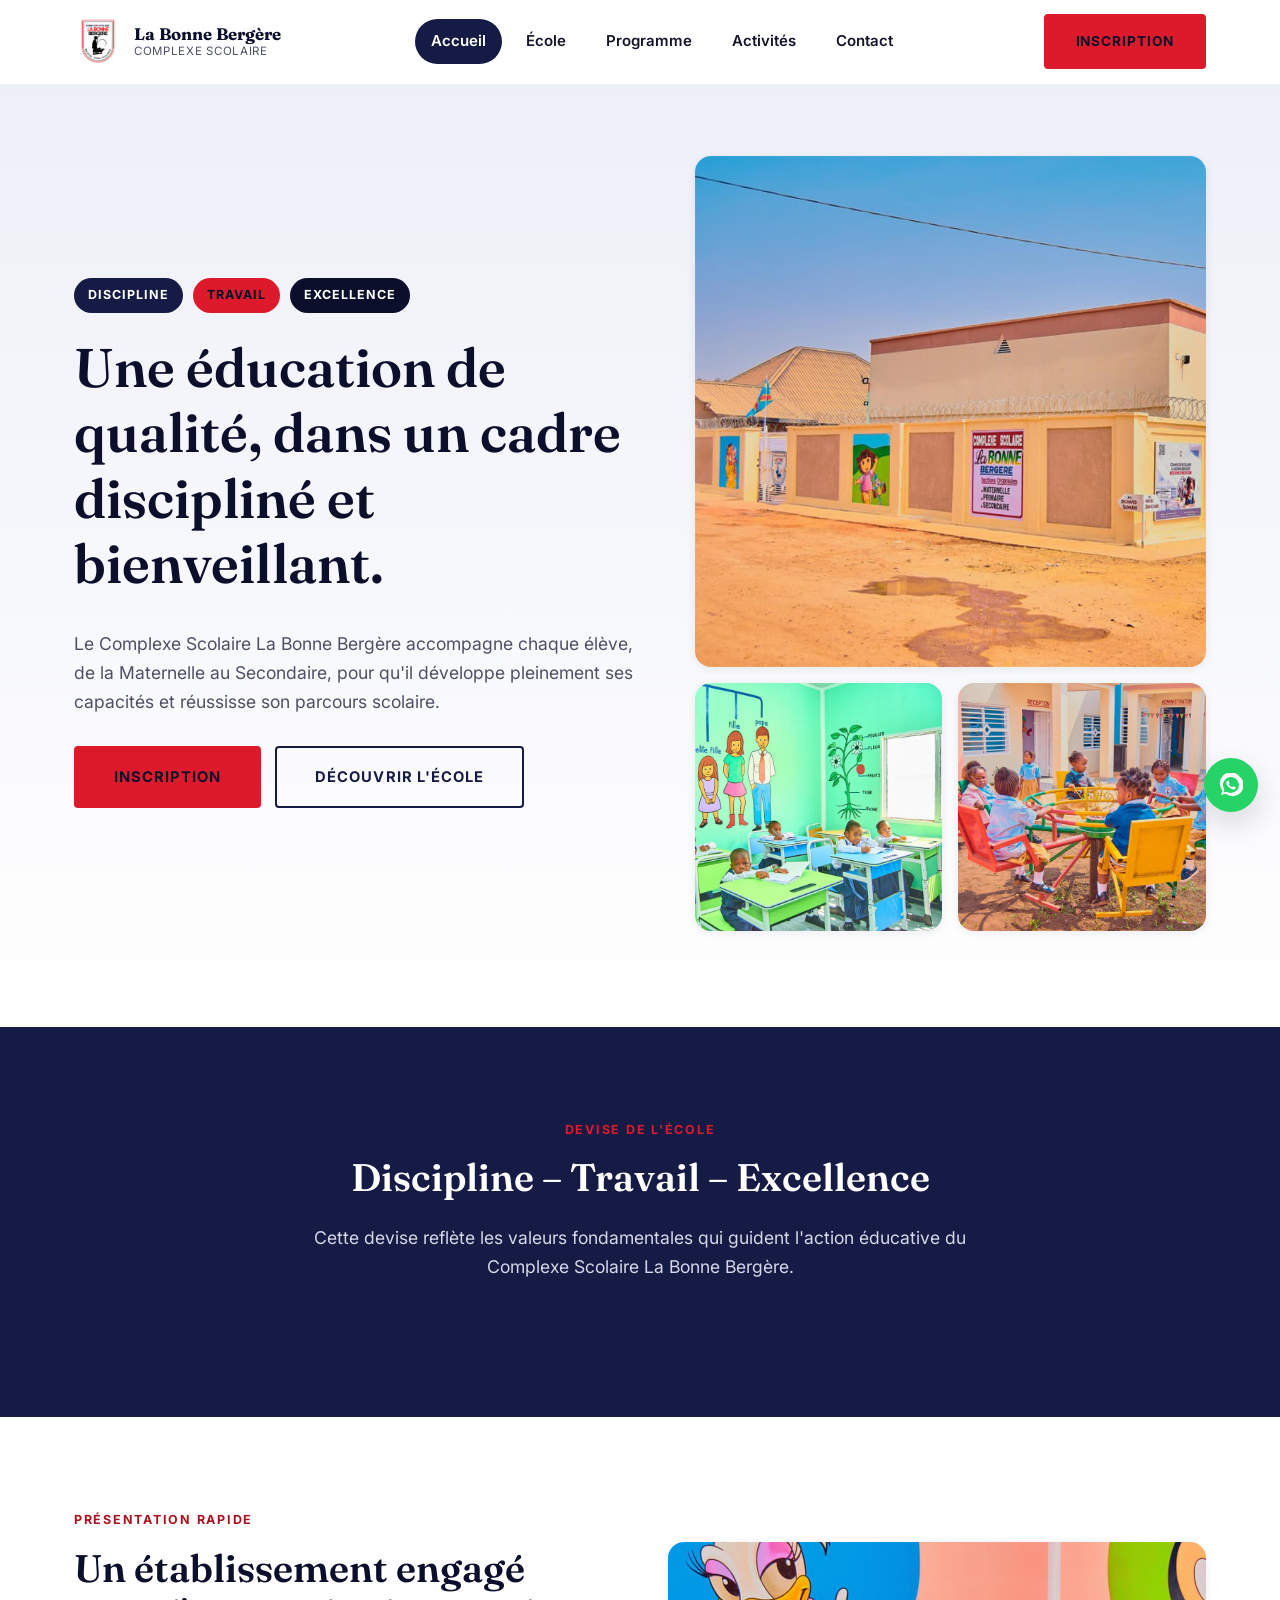
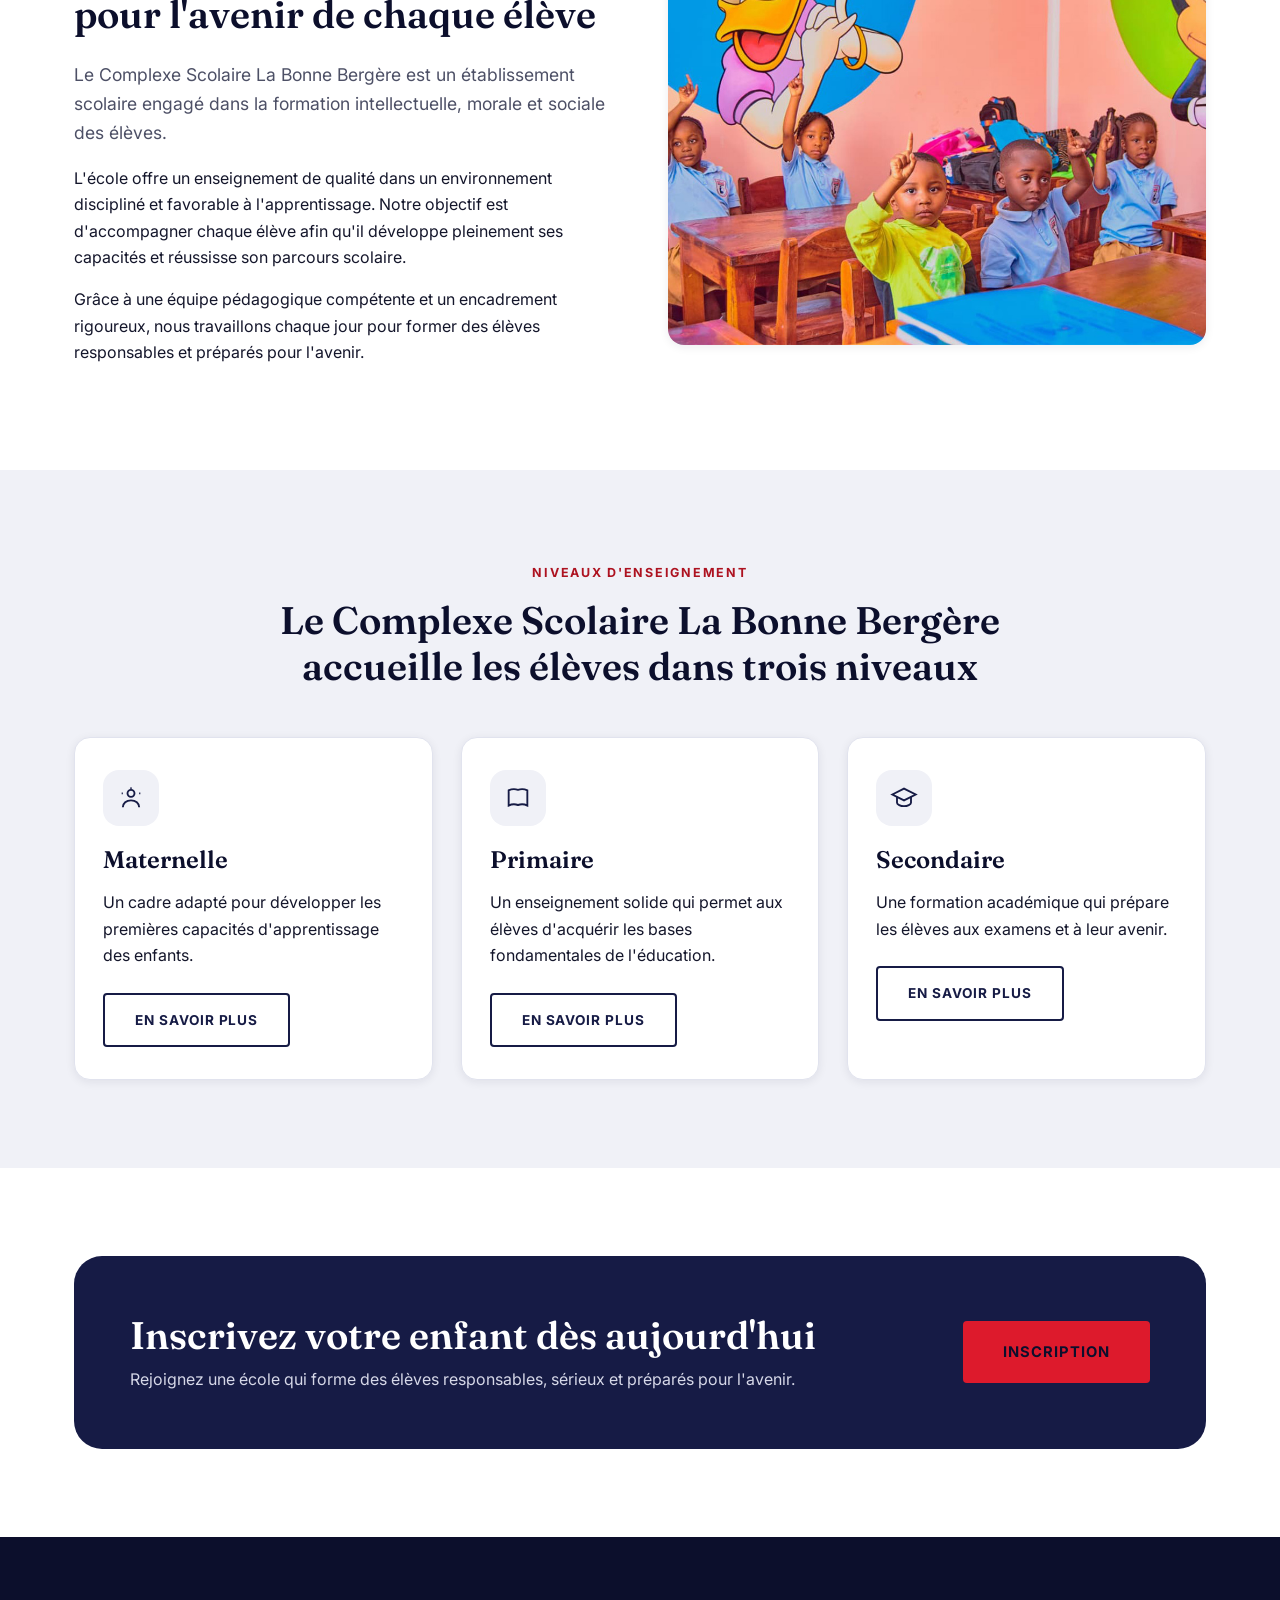
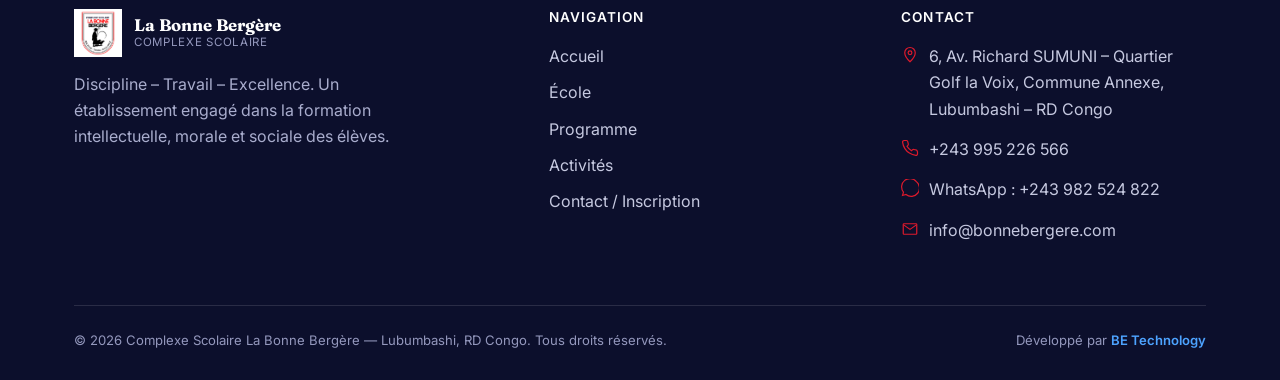
<file: index.html>
<!DOCTYPE html>
<html lang="fr">
<head>
<meta charset="UTF-8">
<meta name="viewport" content="width=device-width, initial-scale=1.0">
<title>Complexe Scolaire La Bonne Bergère — Discipline, Travail, Excellence</title>
<meta name="description" content="Le Complexe Scolaire La Bonne Bergère accueille les élèves en Maternelle, Primaire et Secondaire à Lubumbashi, dans un environnement discipliné favorable à la réussite.">
<meta property="og:title" content="Complexe Scolaire La Bonne Bergère">
<meta property="og:description" content="Discipline – Travail – Excellence. Un enseignement de qualité en Maternelle, Primaire et Secondaire à Lubumbashi.">
<meta property="og:type" content="website">
<link rel="preconnect" href="https://fonts.googleapis.com">
<link rel="preconnect" href="https://fonts.gstatic.com" crossorigin>
<link href="https://fonts.googleapis.com/css2?family=Fraunces:wght@500;600;700&family=Inter:wght@400;500;600;700&display=swap" rel="stylesheet">
<link rel="icon" href="assets/images/favicon.jpg" type="image/jpeg">
<link rel="stylesheet" href="css/style.css">
</head>
<body>

<header class="site-header">
  <div class="container nav-wrap">
    <a href="index.html" class="brand">
      <span class="brand-logo"><img src="assets/images/logo.png" alt="" onerror="this.style.display='none'; this.parentElement.textContent='LBB';"></span>
      <span class="brand-text">
        <span class="brand-name">La Bonne Bergère</span>
        <span class="brand-tagline">Complexe Scolaire</span>
      </span>
    </a>

    <nav class="main-nav" aria-label="Navigation principale">
      <a href="index.html" aria-current="page">Accueil</a>
      <a href="ecole.html">École</a>
      <a href="programme.html">Programme</a>
      <a href="activites.html">Activités</a>
      <a href="contact.html">Contact</a>
    </nav>

    <div class="nav-actions">
      <!-- TODO-LIEN-INSCRIPTION : remplacer href="#" par le lien du logiciel de gestion -->
      <a href="#" class="btn btn-primary js-inscription-link">Inscription</a>
      <button type="button" class="nav-toggle" aria-label="Ouvrir le menu" aria-expanded="false">
        <span></span><span></span><span></span>
      </button>
    </div>
  </div>
</header>

<main>

  <!-- HERO -->
  <section class="hero">
    <div class="container hero-grid">
      <div class="hero-text reveal">
        <div class="hero-motto">
          <span>Discipline</span>
          <span>Travail</span>
          <span>Excellence</span>
        </div>
        <h1>Une éducation de qualité, dans un cadre discipliné et bienveillant.</h1>
        <p class="lead">Le Complexe Scolaire La Bonne Bergère accompagne chaque élève, de la Maternelle au Secondaire, pour qu'il développe pleinement ses capacités et réussisse son parcours scolaire.</p>
        <div class="hero-actions">
          <!-- TODO-LIEN-INSCRIPTION -->
          <a href="#" class="btn btn-primary btn-lg js-inscription-link">Inscription</a>
          <a href="ecole.html" class="btn btn-outline btn-lg">Découvrir l'école</a>
        </div>
      </div>

      <div class="hero-media reveal">
        <div class="hero-thumbs">
          <div class="media-frame media-frame--square media-frame--wide">
            <img src="assets/images/hero-batiments.jpg" alt="Bâtiments du Complexe Scolaire La Bonne Bergère" loading="lazy">
            <span class="placeholder-label">
              <svg viewBox="0 0 24 24" fill="none" stroke="currentColor" stroke-width="1.6"><rect x="3" y="9" width="18" height="12" rx="1"/><path d="M9 21V9l3-5 3 5v12"/></svg>
              Photo : Les bâtiments
            </span>
          </div>
          <div class="media-frame media-frame--square">
            <img src="assets/images/hero-salle-classe.jpg" alt="Salle de classe du Complexe Scolaire La Bonne Bergère" loading="lazy">
            <span class="placeholder-label">
              <svg viewBox="0 0 24 24" fill="none" stroke="currentColor" stroke-width="1.6"><rect x="3" y="4" width="18" height="14" rx="1"/><path d="M3 18l6-4 4 3 8-6"/></svg>
              Photo : Salle de classe
            </span>
          </div>
          <div class="media-frame media-frame--square">
            <img src="assets/images/hero-environnement.jpg" alt="Environnement scolaire du Complexe Scolaire La Bonne Bergère" loading="lazy">
            <span class="placeholder-label">
              <svg viewBox="0 0 24 24" fill="none" stroke="currentColor" stroke-width="1.6"><path d="M4 20c0-4 3-6 8-6s8 2 8 6"/><circle cx="12" cy="8" r="4"/></svg>
              Photo : Environnement scolaire
            </span>
          </div>
        </div>
      </div>
    </div>
  </section>

  <!-- DEVISE -->
  <section class="section-primary">
    <div class="container section-head center reveal">
      <span class="eyebrow">Devise de l'école</span>
      <h2>Discipline – Travail – Excellence</h2>
      <p class="lead">Cette devise reflète les valeurs fondamentales qui guident l'action éducative du Complexe Scolaire La Bonne Bergère.</p>
    </div>
  </section>

  <!-- PRESENTATION RAPIDE -->
  <section>
    <div class="container split reverse">
      <div class="split-media reveal">
        <div class="media-frame">
          <img src="assets/images/organisation-discipline.jpg" alt="Organisation et discipline au Complexe Scolaire La Bonne Bergère" loading="lazy">
          <span class="placeholder-label">
            <svg viewBox="0 0 24 24" fill="none" stroke="currentColor" stroke-width="1.6"><path d="M12 3l7 3v6c0 4.5-3 7.5-7 9-4-1.5-7-4.5-7-9V6l7-3z"/></svg>
            Photo : Organisation et discipline
          </span>
        </div>
      </div>
      <div class="split-text reveal">
        <span class="eyebrow">Présentation rapide</span>
        <h2>Un établissement engagé pour l'avenir de chaque élève</h2>
        <p class="lead">Le Complexe Scolaire La Bonne Bergère est un établissement scolaire engagé dans la formation intellectuelle, morale et sociale des élèves.</p>
        <p>L'école offre un enseignement de qualité dans un environnement discipliné et favorable à l'apprentissage. Notre objectif est d'accompagner chaque élève afin qu'il développe pleinement ses capacités et réussisse son parcours scolaire.</p>
        <p>Grâce à une équipe pédagogique compétente et un encadrement rigoureux, nous travaillons chaque jour pour former des élèves responsables et préparés pour l'avenir.</p>
      </div>
    </div>
  </section>

  <!-- NIVEAUX D'ENSEIGNEMENT -->
  <section class="section-alt">
    <div class="container">
      <div class="section-head center reveal">
        <span class="eyebrow">Niveaux d'enseignement</span>
        <h2>Le Complexe Scolaire La Bonne Bergère accueille les élèves dans trois niveaux</h2>
      </div>

      <div class="grid grid-3">
        <div class="card reveal">
          <div class="card-icon">
            <svg viewBox="0 0 24 24" fill="none" stroke="currentColor" stroke-width="1.6"><circle cx="12" cy="8" r="3"/><path d="M5 20c0-3.5 3-6 7-6s7 2.5 7 6"/><path d="M4 8h1M19 8h1M12 3v1"/></svg>
          </div>
          <h3>Maternelle</h3>
          <p>Un cadre adapté pour développer les premières capacités d'apprentissage des enfants.</p>
          <a href="programme.html#maternelle" class="btn-outline btn">En savoir plus</a>
        </div>

        <div class="card reveal">
          <div class="card-icon">
            <svg viewBox="0 0 24 24" fill="none" stroke="currentColor" stroke-width="1.6"><path d="M4 5.5C6 4.5 9 4 12 5c3-1 6-.5 8 .5v13c-2-1-5-1.5-8-.5-3-1-6-.5-8 .5v-13z"/></svg>
          </div>
          <h3>Primaire</h3>
          <p>Un enseignement solide qui permet aux élèves d'acquérir les bases fondamentales de l'éducation.</p>
          <a href="programme.html#primaire" class="btn-outline btn">En savoir plus</a>
        </div>

        <div class="card reveal">
          <div class="card-icon">
            <svg viewBox="0 0 24 24" fill="none" stroke="currentColor" stroke-width="1.6"><path d="M2 9l10-5 10 5-10 5-10-5z"/><path d="M6 11v5c0 1.5 3 3 6 3s6-1.5 6-3v-5"/></svg>
          </div>
          <h3>Secondaire</h3>
          <p>Une formation académique qui prépare les élèves aux examens et à leur avenir.</p>
          <a href="programme.html#secondaire" class="btn-outline btn">En savoir plus</a>
        </div>
      </div>
    </div>
  </section>

  <!-- CTA -->
  <section>
    <div class="container">
      <div class="cta-banner reveal">
        <div>
          <h2>Inscrivez votre enfant dès aujourd'hui</h2>
          <p>Rejoignez une école qui forme des élèves responsables, sérieux et préparés pour l'avenir.</p>
        </div>
        <!-- TODO-LIEN-INSCRIPTION -->
        <a href="#" class="btn btn-primary btn-lg js-inscription-link">Inscription</a>
      </div>
    </div>
  </section>

</main>

<footer class="site-footer">
  <div class="container">
    <div class="footer-grid">
      <div class="footer-brand">
        <a href="index.html" class="brand">
          <span class="brand-logo"><img src="assets/images/logo.png" alt="" onerror="this.style.display='none'; this.parentElement.textContent='LBB';"></span>
          <span class="brand-text">
            <span class="brand-name">La Bonne Bergère</span>
            <span class="brand-tagline">Complexe Scolaire</span>
          </span>
        </a>
        <p>Discipline – Travail – Excellence. Un établissement engagé dans la formation intellectuelle, morale et sociale des élèves.</p>
      </div>

      <div>
        <h4>Navigation</h4>
        <ul class="footer-links">
          <li><a href="index.html">Accueil</a></li>
          <li><a href="ecole.html">École</a></li>
          <li><a href="programme.html">Programme</a></li>
          <li><a href="activites.html">Activités</a></li>
          <li><a href="contact.html">Contact / Inscription</a></li>
        </ul>
      </div>

      <div>
        <h4>Contact</h4>
        <ul class="footer-contact">
          <li>
            <svg viewBox="0 0 24 24" fill="none" stroke="currentColor" stroke-width="1.6"><path d="M12 21s7-6.5 7-12a7 7 0 1 0-14 0c0 5.5 7 12 7 12z"/><circle cx="12" cy="9" r="2.5"/></svg>
            <span>6, Av. Richard SUMUNI – Quartier Golf la Voix, Commune Annexe, Lubumbashi – RD Congo</span>
          </li>
          <li>
            <svg viewBox="0 0 24 24" fill="none" stroke="currentColor" stroke-width="1.6"><path d="M22 16.9v3a2 2 0 0 1-2.2 2 19.8 19.8 0 0 1-8.6-3.1 19.5 19.5 0 0 1-6-6A19.8 19.8 0 0 1 2.1 4.2 2 2 0 0 1 4.1 2h3a2 2 0 0 1 2 1.7c.1.9.3 1.8.6 2.7a2 2 0 0 1-.5 2.1L8 9.7a16 16 0 0 0 6 6l1.2-1.2a2 2 0 0 1 2.1-.5c.9.3 1.8.5 2.7.6a2 2 0 0 1 1.7 2z"/></svg>
            <a href="tel:+243995226566">+243 995 226 566</a>
          </li>
          <li>
            <svg viewBox="0 0 24 24" fill="none" stroke="currentColor" stroke-width="1.6"><path d="M20.5 3.5A11 11 0 0 0 3.3 17.4L2 22l4.7-1.3A11 11 0 1 0 20.5 3.5z"/></svg>
            <a href="https://wa.me/243982524822" target="_blank" rel="noopener">WhatsApp : +243 982 524 822</a>
          </li>
          <li>
            <svg viewBox="0 0 24 24" fill="none" stroke="currentColor" stroke-width="1.6"><path d="M4 5h16a1 1 0 0 1 1 1v12a1 1 0 0 1-1 1H4a1 1 0 0 1-1-1V6a1 1 0 0 1 1-1z"/><path d="M3.5 6.5l8.5 6 8.5-6"/></svg>
            <a href="mailto:info@bonnebergere.com">info@bonnebergere.com</a>
          </li>
        </ul>
      </div>
    </div>

    <div class="footer-bottom">
      <span>© <span data-year>2026</span> Complexe Scolaire La Bonne Bergère — Lubumbashi, RD Congo. Tous droits réservés.</span>
      <span>Développé par <a href="https://be-technology.net" target="_blank" rel="noopener">BE Technology</a></span>
    </div>
  </div>
</footer>

<div class="floating-actions">
  <a class="fab fab-whatsapp" href="https://wa.me/243982524822" target="_blank" rel="noopener" aria-label="Contacter l'école sur WhatsApp">
    <svg viewBox="0 0 24 24" fill="currentColor"><path d="M20.5 3.5A11 11 0 0 0 3.3 17.4L2 22l4.7-1.3A11 11 0 1 0 20.5 3.5zM12 20a8 8 0 0 1-4.1-1.1l-.3-.2-3 .8.8-2.9-.2-.3A8 8 0 1 1 12 20zm4.4-6c-.2-.1-1.4-.7-1.6-.8-.2-.1-.4-.1-.5.1-.2.2-.6.8-.7.9-.1.1-.3.2-.5.1-.2-.1-1-.4-2-1.2-.7-.6-1.2-1.4-1.4-1.6-.1-.2 0-.4.1-.5l.4-.4c.1-.1.2-.3.2-.4.1-.1 0-.3 0-.4-.1-.1-.5-1.3-.7-1.7-.2-.5-.4-.4-.5-.4h-.5c-.2 0-.4.1-.6.3-.2.2-.8.8-.8 1.9s.8 2.2.9 2.4c.1.2 1.6 2.5 4 3.5.6.2 1 .4 1.3.5.6.2 1.1.2 1.5.1.5-.1 1.4-.6 1.6-1.1.2-.5.2-1 .1-1.1-.1-.1-.2-.2-.4-.3z"/></svg>
  </a>
  <button type="button" class="fab fab-top" aria-label="Retour en haut de page">
    <svg viewBox="0 0 24 24" fill="none" stroke="currentColor" stroke-width="2"><path d="M12 19V5M5 12l7-7 7 7"/></svg>
  </button>
</div>

<script src="js/script.js"></script>
</body>
</html>
</file>
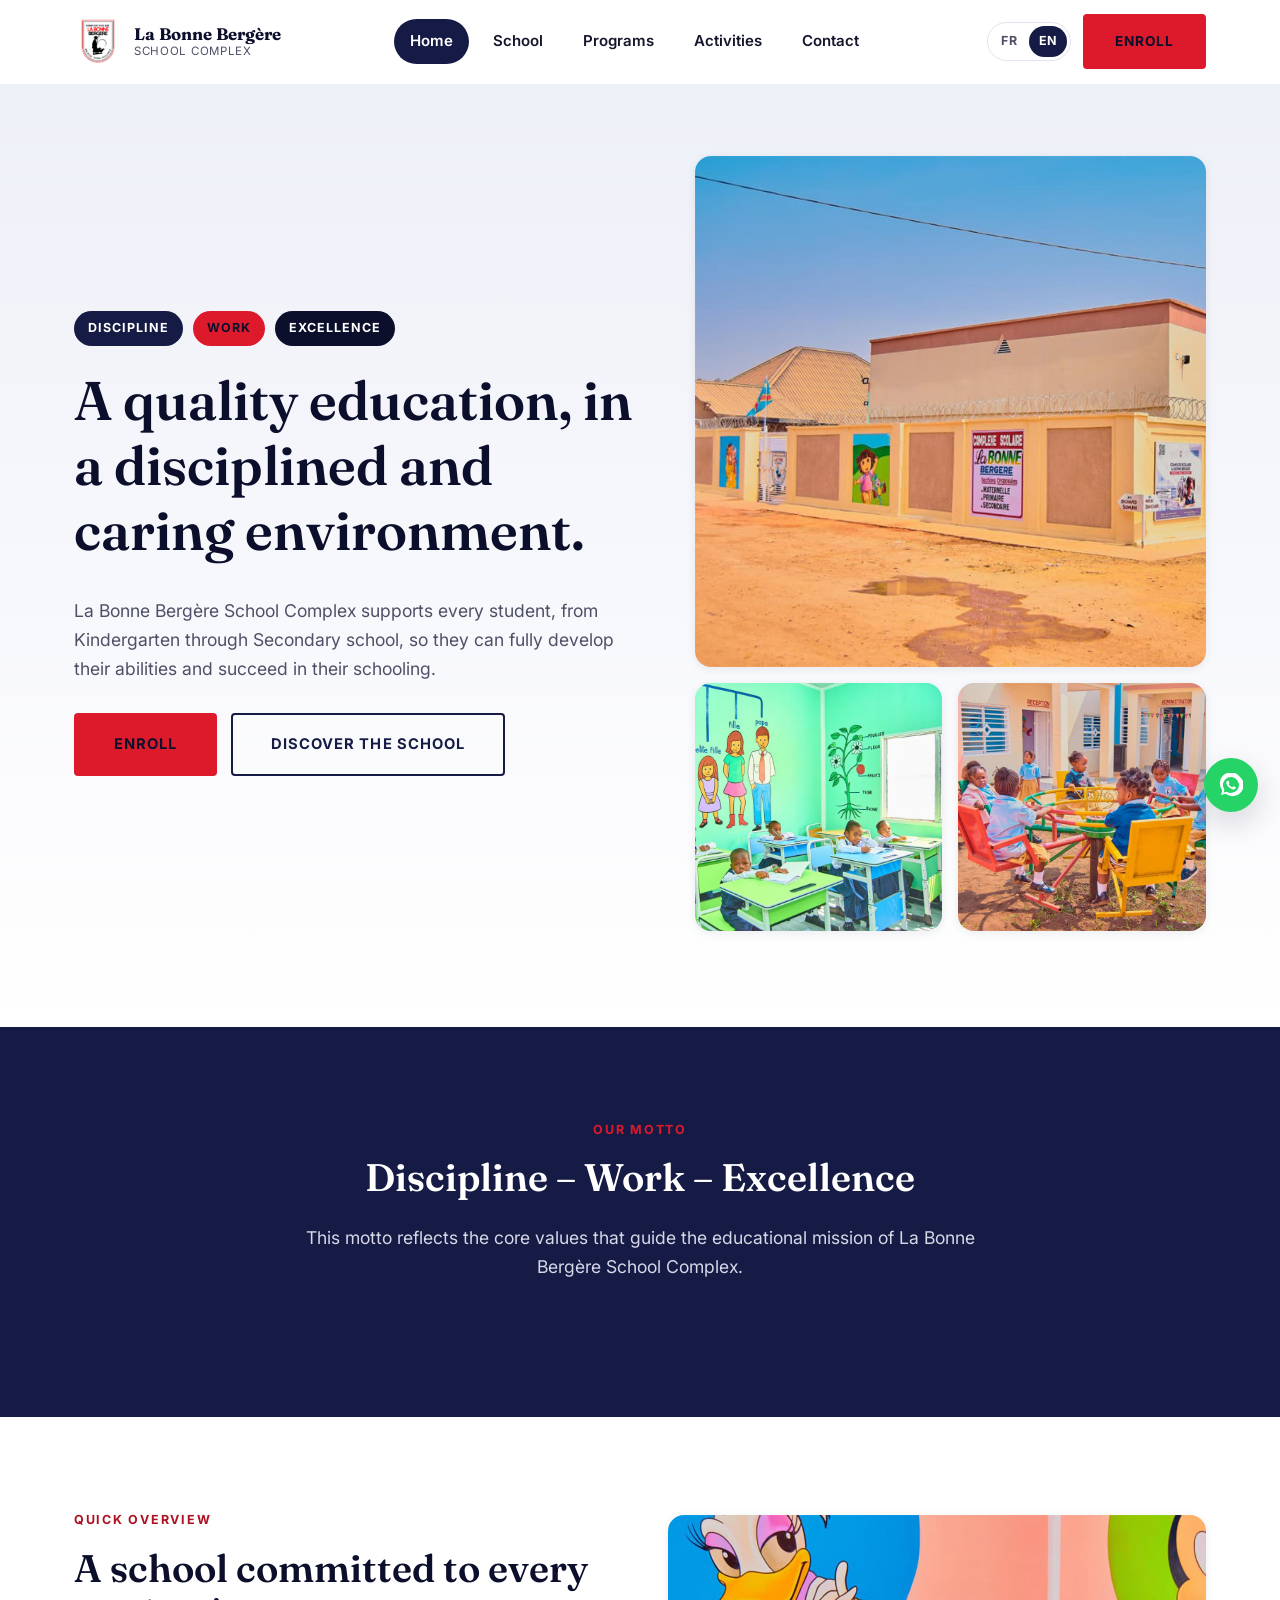
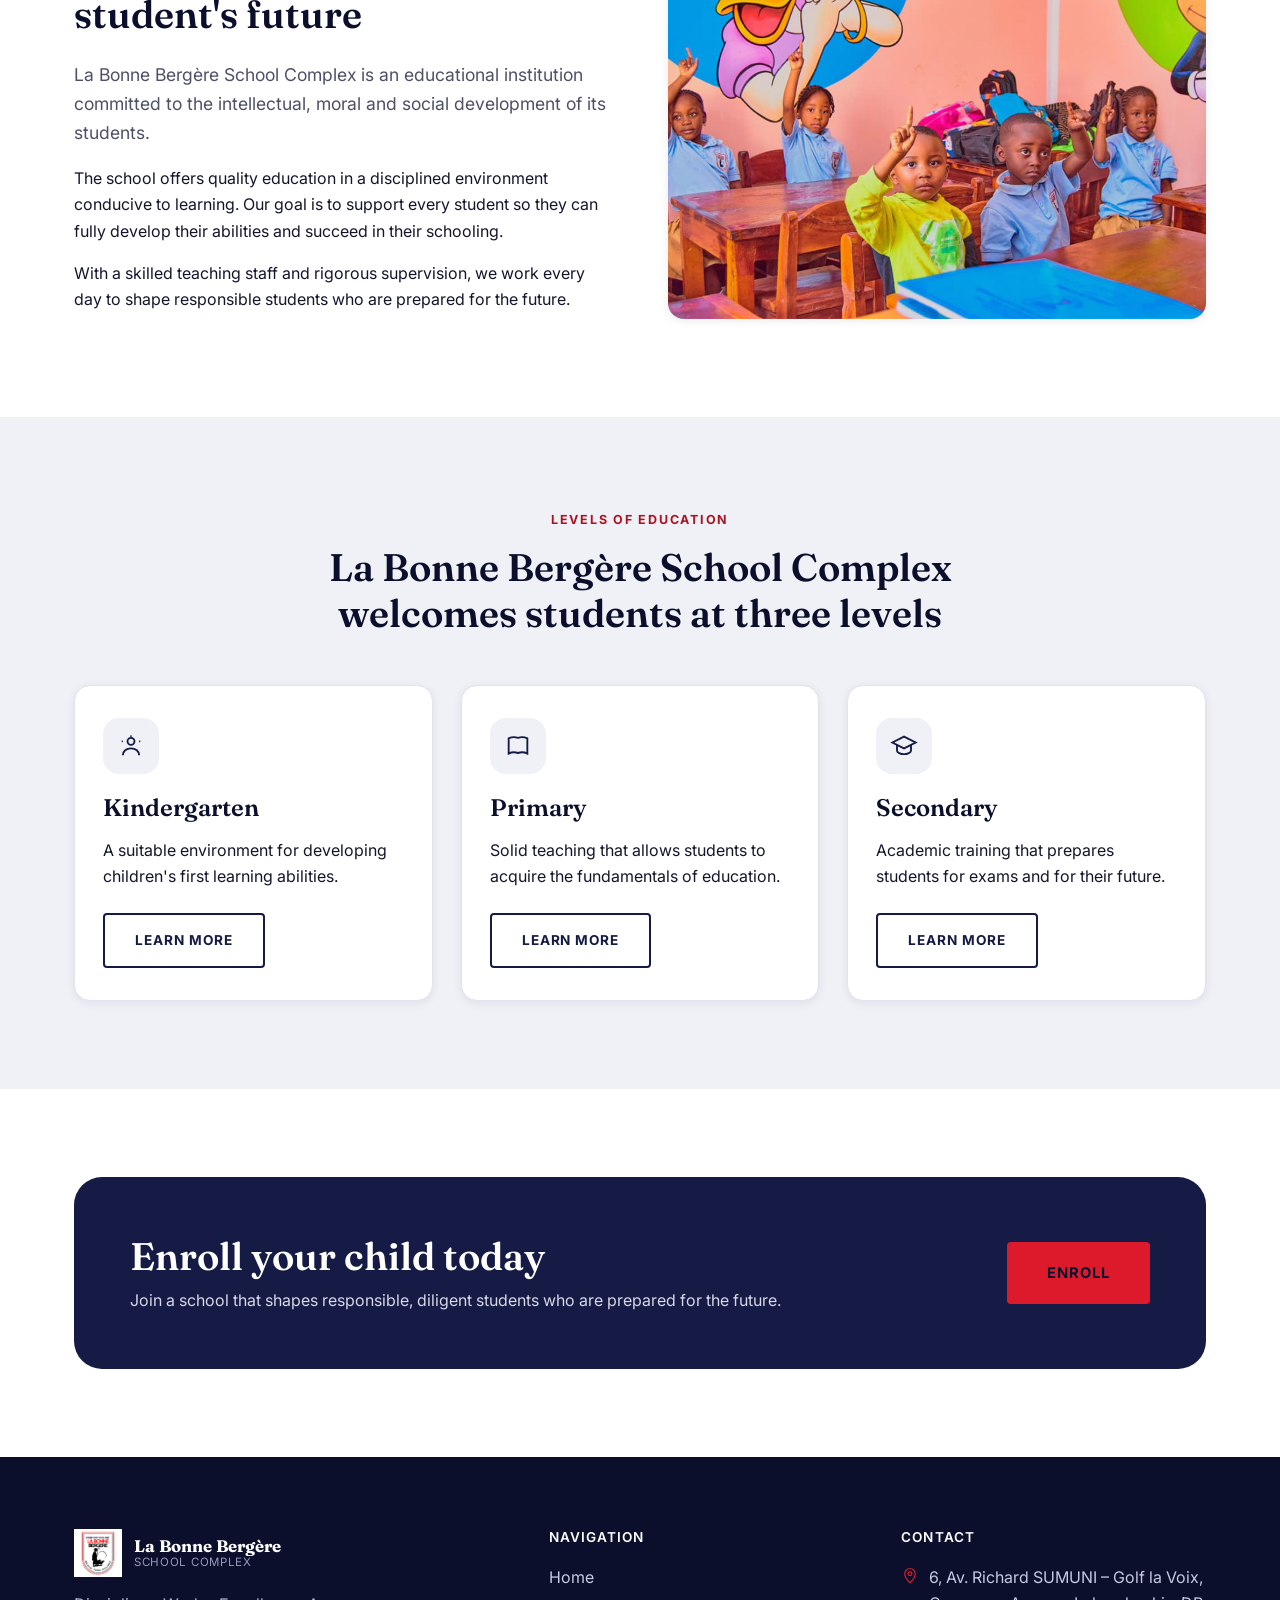
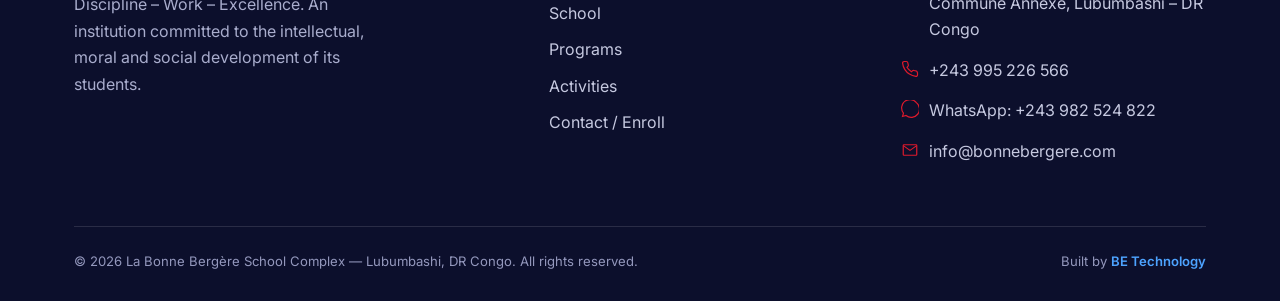
<file: en/index.html>
<!DOCTYPE html>
<html lang="en">
<head>
<meta charset="UTF-8">
<meta name="viewport" content="width=device-width, initial-scale=1.0">
<title>La Bonne Bergère School Complex — Discipline, Work, Excellence</title>
<meta name="description" content="La Bonne Bergère School Complex welcomes students from Kindergarten through Secondary school in Lubumbashi, in a disciplined environment geared toward success.">
<meta property="og:title" content="La Bonne Bergère School Complex">
<meta property="og:description" content="Discipline – Work – Excellence. Quality education from Kindergarten through Secondary school in Lubumbashi.">
<meta property="og:type" content="website">
<link rel="alternate" hreflang="fr" href="https://bonnebergere.com/index.html">
<link rel="alternate" hreflang="en" href="https://bonnebergere.com/en/index.html">
<link rel="alternate" hreflang="x-default" href="https://bonnebergere.com/index.html">
<link rel="preconnect" href="https://fonts.googleapis.com">
<link rel="preconnect" href="https://fonts.gstatic.com" crossorigin>
<link href="https://fonts.googleapis.com/css2?family=Fraunces:wght@500;600;700&family=Inter:wght@400;500;600;700&display=swap" rel="stylesheet">
<link rel="icon" href="../assets/images/favicon.jpg" type="image/jpeg">
<link rel="stylesheet" href="../css/style.css">
</head>
<body>

<header class="site-header">
  <div class="container nav-wrap">
    <a href="index.html" class="brand">
      <span class="brand-logo"><img src="../assets/images/logo.png" alt="" onerror="this.style.display='none'; this.parentElement.textContent='LBB';"></span>
      <span class="brand-text">
        <span class="brand-name">La Bonne Bergère</span>
        <span class="brand-tagline">School Complex</span>
      </span>
    </a>

    <nav class="main-nav" aria-label="Main navigation">
      <a href="index.html" aria-current="page">Home</a>
      <a href="school.html">School</a>
      <a href="programs.html">Programs</a>
      <a href="activities.html">Activities</a>
      <a href="contact.html">Contact</a>
    </nav>

    <div class="nav-actions">
      <div class="lang-switch">
        <a href="../index.html">FR</a>
        <a href="index.html" class="is-active" aria-current="true">EN</a>
      </div>
      <!-- TODO-ENROLLMENT-LINK: replace href="#" with the school management software link -->
      <a href="#" class="btn btn-primary js-inscription-link">Enroll</a>
      <button type="button" class="nav-toggle" aria-label="Open menu" aria-expanded="false">
        <span></span><span></span><span></span>
      </button>
    </div>
  </div>
</header>

<main>

  <!-- HERO -->
  <section class="hero">
    <div class="container hero-grid">
      <div class="hero-text reveal">
        <div class="hero-motto">
          <span>Discipline</span>
          <span>Work</span>
          <span>Excellence</span>
        </div>
        <h1>A quality education, in a disciplined and caring environment.</h1>
        <p class="lead">La Bonne Bergère School Complex supports every student, from Kindergarten through Secondary school, so they can fully develop their abilities and succeed in their schooling.</p>
        <div class="hero-actions">
          <!-- TODO-ENROLLMENT-LINK -->
          <a href="#" class="btn btn-primary btn-lg js-inscription-link">Enroll</a>
          <a href="school.html" class="btn btn-outline btn-lg">Discover the school</a>
        </div>
      </div>

      <div class="hero-media reveal">
        <div class="hero-thumbs">
          <div class="media-frame media-frame--square media-frame--wide">
            <img src="../assets/images/hero-batiments.jpg" alt="Buildings of La Bonne Bergère School Complex" loading="lazy">
            <span class="placeholder-label">
              <svg viewBox="0 0 24 24" fill="none" stroke="currentColor" stroke-width="1.6"><rect x="3" y="9" width="18" height="12" rx="1"/><path d="M9 21V9l3-5 3 5v12"/></svg>
              Photo: The buildings
            </span>
          </div>
          <div class="media-frame media-frame--square">
            <img src="../assets/images/hero-salle-classe.jpg" alt="Classroom at La Bonne Bergère School Complex" loading="lazy">
            <span class="placeholder-label">
              <svg viewBox="0 0 24 24" fill="none" stroke="currentColor" stroke-width="1.6"><rect x="3" y="4" width="18" height="14" rx="1"/><path d="M3 18l6-4 4 3 8-6"/></svg>
              Photo: Classroom
            </span>
          </div>
          <div class="media-frame media-frame--square">
            <img src="../assets/images/hero-environnement.jpg" alt="School grounds of La Bonne Bergère School Complex" loading="lazy">
            <span class="placeholder-label">
              <svg viewBox="0 0 24 24" fill="none" stroke="currentColor" stroke-width="1.6"><path d="M4 20c0-4 3-6 8-6s8 2 8 6"/><circle cx="12" cy="8" r="4"/></svg>
              Photo: School grounds
            </span>
          </div>
        </div>
      </div>
    </div>
  </section>

  <!-- MOTTO -->
  <section class="section-primary">
    <div class="container section-head center reveal">
      <span class="eyebrow">Our motto</span>
      <h2>Discipline – Work – Excellence</h2>
      <p class="lead">This motto reflects the core values that guide the educational mission of La Bonne Bergère School Complex.</p>
    </div>
  </section>

  <!-- QUICK OVERVIEW -->
  <section>
    <div class="container split reverse">
      <div class="split-media reveal">
        <div class="media-frame">
          <img src="../assets/images/organisation-discipline.jpg" alt="Organization and discipline at La Bonne Bergère School Complex" loading="lazy">
          <span class="placeholder-label">
            <svg viewBox="0 0 24 24" fill="none" stroke="currentColor" stroke-width="1.6"><path d="M12 3l7 3v6c0 4.5-3 7.5-7 9-4-1.5-7-4.5-7-9V6l7-3z"/></svg>
            Photo: Organization and discipline
          </span>
        </div>
      </div>
      <div class="split-text reveal">
        <span class="eyebrow">Quick overview</span>
        <h2>A school committed to every student's future</h2>
        <p class="lead">La Bonne Bergère School Complex is an educational institution committed to the intellectual, moral and social development of its students.</p>
        <p>The school offers quality education in a disciplined environment conducive to learning. Our goal is to support every student so they can fully develop their abilities and succeed in their schooling.</p>
        <p>With a skilled teaching staff and rigorous supervision, we work every day to shape responsible students who are prepared for the future.</p>
      </div>
    </div>
  </section>

  <!-- LEVELS -->
  <section class="section-alt">
    <div class="container">
      <div class="section-head center reveal">
        <span class="eyebrow">Levels of education</span>
        <h2>La Bonne Bergère School Complex welcomes students at three levels</h2>
      </div>

      <div class="grid grid-3">
        <div class="card reveal">
          <div class="card-icon">
            <svg viewBox="0 0 24 24" fill="none" stroke="currentColor" stroke-width="1.6"><circle cx="12" cy="8" r="3"/><path d="M5 20c0-3.5 3-6 7-6s7 2.5 7 6"/><path d="M4 8h1M19 8h1M12 3v1"/></svg>
          </div>
          <h3>Kindergarten</h3>
          <p>A suitable environment for developing children's first learning abilities.</p>
          <a href="programs.html#kindergarten" class="btn-outline btn">Learn more</a>
        </div>

        <div class="card reveal">
          <div class="card-icon">
            <svg viewBox="0 0 24 24" fill="none" stroke="currentColor" stroke-width="1.6"><path d="M4 5.5C6 4.5 9 4 12 5c3-1 6-.5 8 .5v13c-2-1-5-1.5-8-.5-3-1-6-.5-8 .5v-13z"/></svg>
          </div>
          <h3>Primary</h3>
          <p>Solid teaching that allows students to acquire the fundamentals of education.</p>
          <a href="programs.html#primary" class="btn-outline btn">Learn more</a>
        </div>

        <div class="card reveal">
          <div class="card-icon">
            <svg viewBox="0 0 24 24" fill="none" stroke="currentColor" stroke-width="1.6"><path d="M2 9l10-5 10 5-10 5-10-5z"/><path d="M6 11v5c0 1.5 3 3 6 3s6-1.5 6-3v-5"/></svg>
          </div>
          <h3>Secondary</h3>
          <p>Academic training that prepares students for exams and for their future.</p>
          <a href="programs.html#secondary" class="btn-outline btn">Learn more</a>
        </div>
      </div>
    </div>
  </section>

  <!-- CTA -->
  <section>
    <div class="container">
      <div class="cta-banner reveal">
        <div>
          <h2>Enroll your child today</h2>
          <p>Join a school that shapes responsible, diligent students who are prepared for the future.</p>
        </div>
        <!-- TODO-ENROLLMENT-LINK -->
        <a href="#" class="btn btn-primary btn-lg js-inscription-link">Enroll</a>
      </div>
    </div>
  </section>

</main>

<footer class="site-footer">
  <div class="container">
    <div class="footer-grid">
      <div class="footer-brand">
        <a href="index.html" class="brand">
          <span class="brand-logo"><img src="../assets/images/logo.png" alt="" onerror="this.style.display='none'; this.parentElement.textContent='LBB';"></span>
          <span class="brand-text">
            <span class="brand-name">La Bonne Bergère</span>
            <span class="brand-tagline">School Complex</span>
          </span>
        </a>
        <p>Discipline – Work – Excellence. An institution committed to the intellectual, moral and social development of its students.</p>
      </div>

      <div>
        <h4>Navigation</h4>
        <ul class="footer-links">
          <li><a href="index.html">Home</a></li>
          <li><a href="school.html">School</a></li>
          <li><a href="programs.html">Programs</a></li>
          <li><a href="activities.html">Activities</a></li>
          <li><a href="contact.html">Contact / Enroll</a></li>
        </ul>
      </div>

      <div>
        <h4>Contact</h4>
        <ul class="footer-contact">
          <li>
            <svg viewBox="0 0 24 24" fill="none" stroke="currentColor" stroke-width="1.6"><path d="M12 21s7-6.5 7-12a7 7 0 1 0-14 0c0 5.5 7 12 7 12z"/><circle cx="12" cy="9" r="2.5"/></svg>
            <span>6, Av. Richard SUMUNI – Golf la Voix, Commune Annexe, Lubumbashi – DR Congo</span>
          </li>
          <li>
            <svg viewBox="0 0 24 24" fill="none" stroke="currentColor" stroke-width="1.6"><path d="M22 16.9v3a2 2 0 0 1-2.2 2 19.8 19.8 0 0 1-8.6-3.1 19.5 19.5 0 0 1-6-6A19.8 19.8 0 0 1 2.1 4.2 2 2 0 0 1 4.1 2h3a2 2 0 0 1 2 1.7c.1.9.3 1.8.6 2.7a2 2 0 0 1-.5 2.1L8 9.7a16 16 0 0 0 6 6l1.2-1.2a2 2 0 0 1 2.1-.5c.9.3 1.8.5 2.7.6a2 2 0 0 1 1.7 2z"/></svg>
            <a href="tel:+243995226566">+243 995 226 566</a>
          </li>
          <li>
            <svg viewBox="0 0 24 24" fill="none" stroke="currentColor" stroke-width="1.6"><path d="M20.5 3.5A11 11 0 0 0 3.3 17.4L2 22l4.7-1.3A11 11 0 1 0 20.5 3.5z"/></svg>
            <a href="https://wa.me/243982524822" target="_blank" rel="noopener">WhatsApp: +243 982 524 822</a>
          </li>
          <li>
            <svg viewBox="0 0 24 24" fill="none" stroke="currentColor" stroke-width="1.6"><path d="M4 5h16a1 1 0 0 1 1 1v12a1 1 0 0 1-1 1H4a1 1 0 0 1-1-1V6a1 1 0 0 1 1-1z"/><path d="M3.5 6.5l8.5 6 8.5-6"/></svg>
            <a href="mailto:info@bonnebergere.com">info@bonnebergere.com</a>
          </li>
        </ul>
      </div>
    </div>

    <div class="footer-bottom">
      <span>© <span data-year>2026</span> La Bonne Bergère School Complex — Lubumbashi, DR Congo. All rights reserved.</span>
      <span>Built by <a href="https://be-technology.net" target="_blank" rel="noopener">BE Technology</a></span>
    </div>
  </div>
</footer>

<div class="floating-actions">
  <a class="fab fab-whatsapp" href="https://wa.me/243982524822" target="_blank" rel="noopener" aria-label="Contact the school on WhatsApp">
    <svg viewBox="0 0 24 24" fill="currentColor"><path d="M20.5 3.5A11 11 0 0 0 3.3 17.4L2 22l4.7-1.3A11 11 0 1 0 20.5 3.5zM12 20a8 8 0 0 1-4.1-1.1l-.3-.2-3 .8.8-2.9-.2-.3A8 8 0 1 1 12 20zm4.4-6c-.2-.1-1.4-.7-1.6-.8-.2-.1-.4-.1-.5.1-.2.2-.6.8-.7.9-.1.1-.3.2-.5.1-.2-.1-1-.4-2-1.2-.7-.6-1.2-1.4-1.4-1.6-.1-.2 0-.4.1-.5l.4-.4c.1-.1.2-.3.2-.4.1-.1 0-.3 0-.4-.1-.1-.5-1.3-.7-1.7-.2-.5-.4-.4-.5-.4h-.5c-.2 0-.4.1-.6.3-.2.2-.8.8-.8 1.9s.8 2.2.9 2.4c.1.2 1.6 2.5 4 3.5.6.2 1 .4 1.3.5.6.2 1.1.2 1.5.1.5-.1 1.4-.6 1.6-1.1.2-.5.2-1 .1-1.1-.1-.1-.2-.2-.4-.3z"/></svg>
  </a>
  <button type="button" class="fab fab-top" aria-label="Back to top">
    <svg viewBox="0 0 24 24" fill="none" stroke="currentColor" stroke-width="2"><path d="M12 19V5M5 12l7-7 7 7"/></svg>
  </button>
</div>

<script src="../js/script.js"></script>
</body>
</html>
</file>
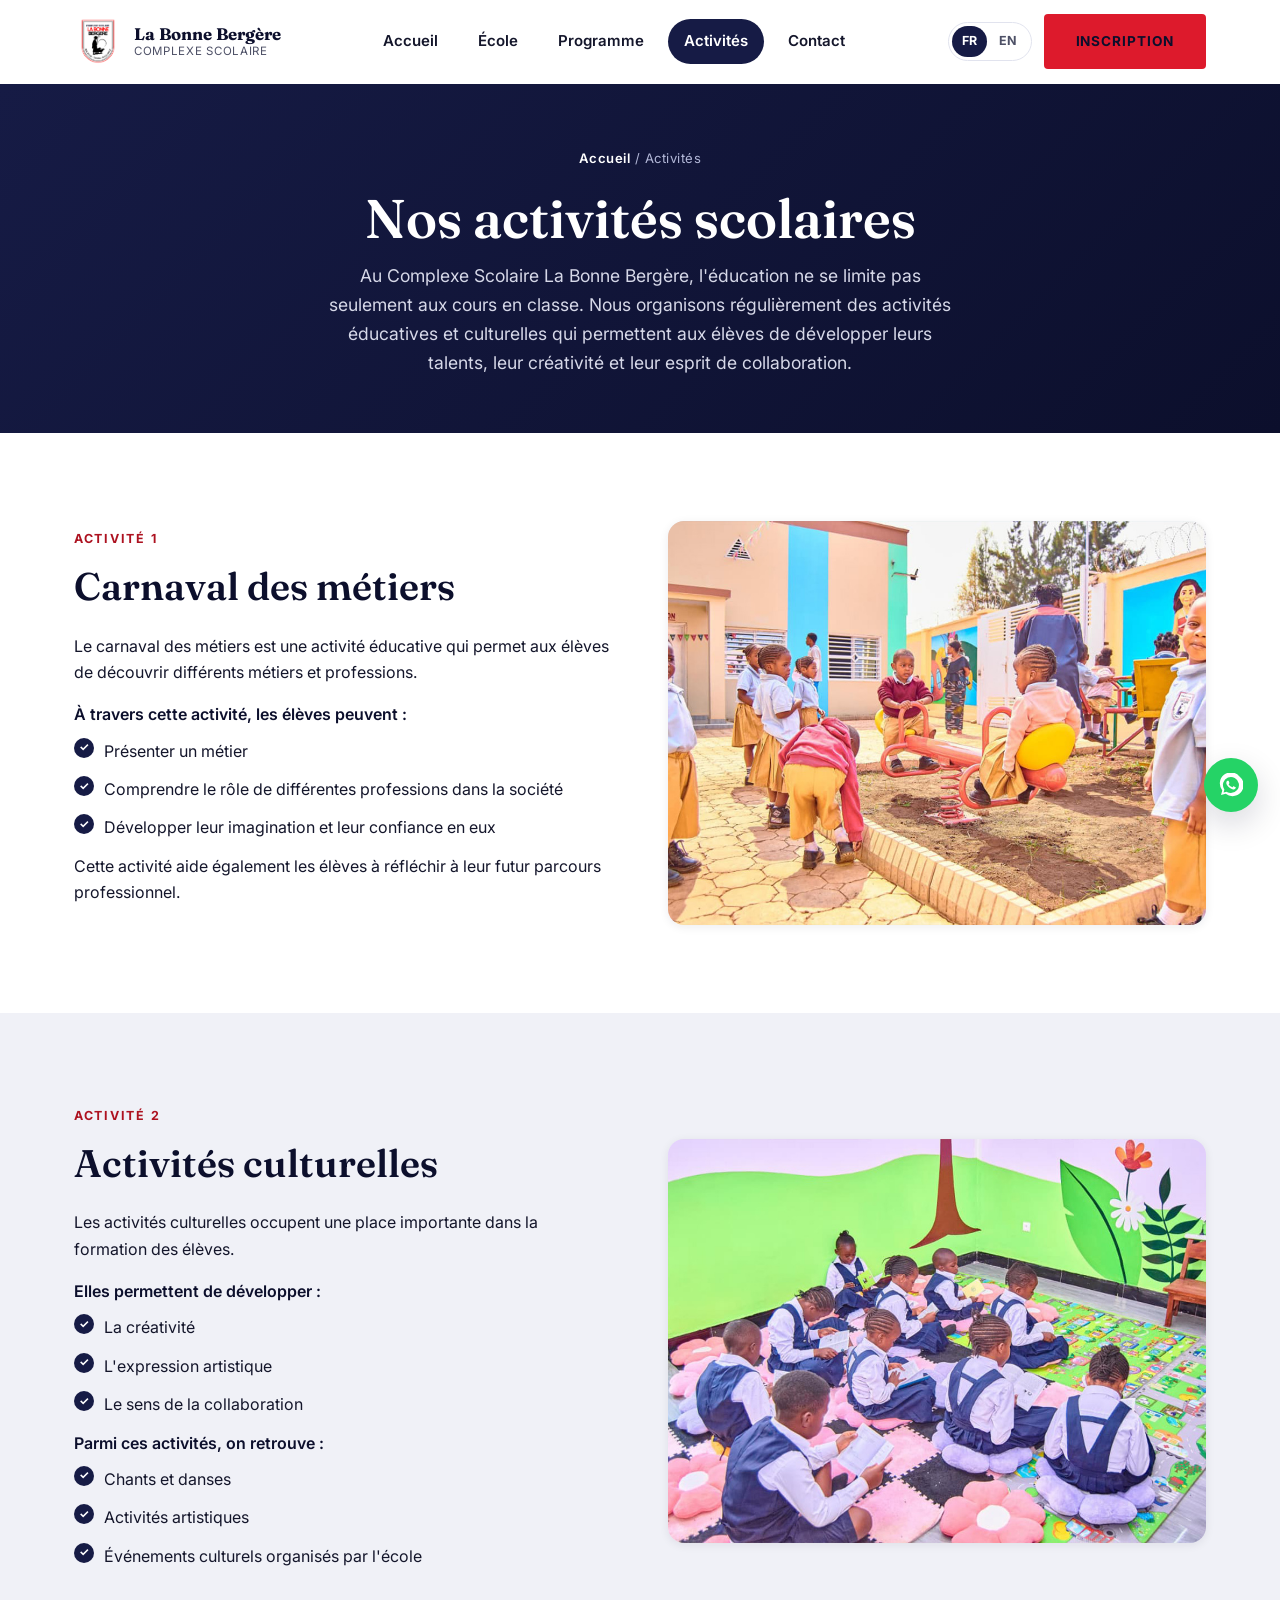
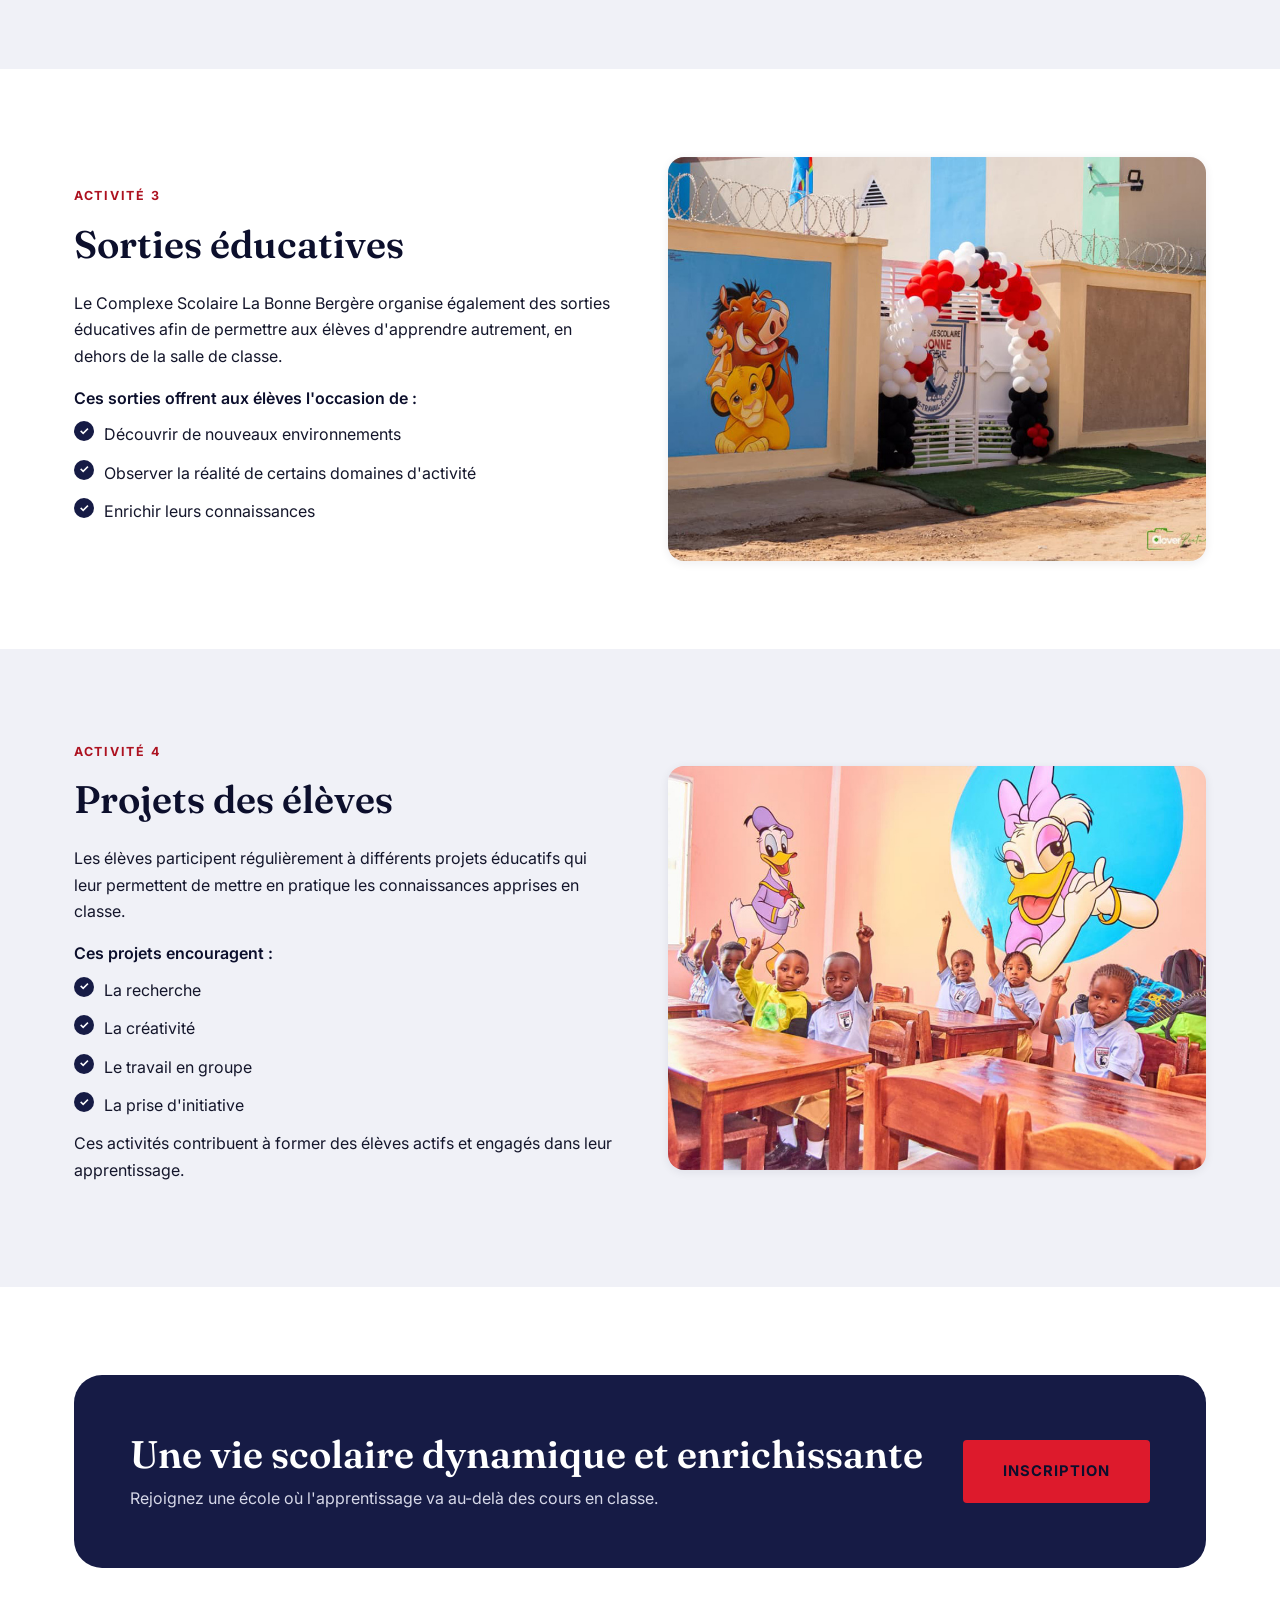
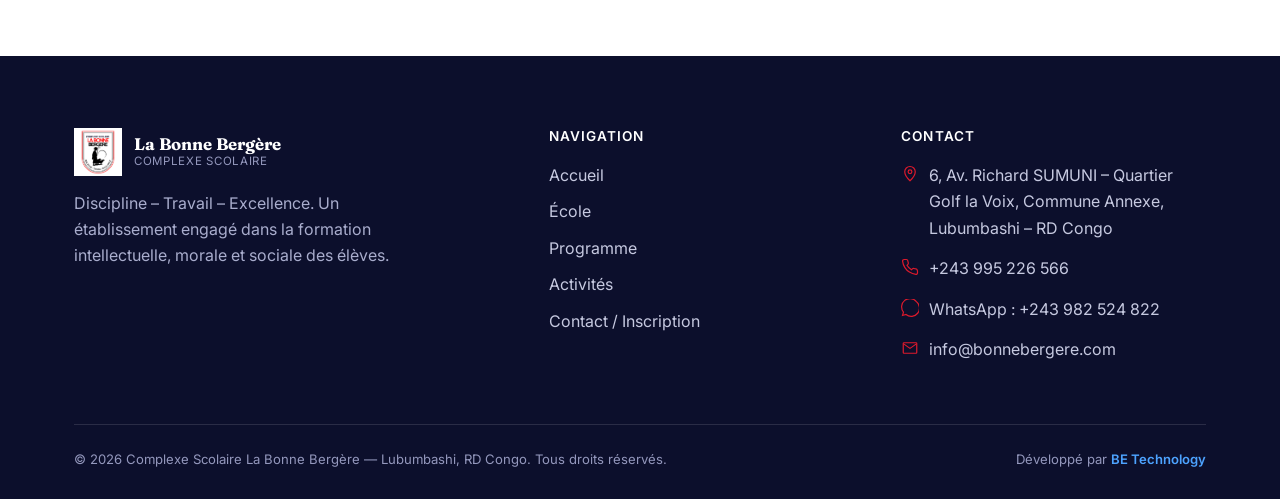
<file: activites.html>
<!DOCTYPE html>
<html lang="fr">
<head>
<meta charset="UTF-8">
<meta name="viewport" content="width=device-width, initial-scale=1.0">
<title>Activités scolaires — Carnaval, culture, sorties, projets | La Bonne Bergère</title>
<meta name="description" content="Le Carnaval des métiers, les activités culturelles, les sorties éducatives et les projets des élèves du Complexe Scolaire La Bonne Bergère.">
<link rel="alternate" hreflang="fr" href="https://bonnebergere.com/activites.html">
<link rel="alternate" hreflang="en" href="https://bonnebergere.com/en/activities.html">
<link rel="alternate" hreflang="x-default" href="https://bonnebergere.com/activites.html">
<link rel="preconnect" href="https://fonts.googleapis.com">
<link rel="preconnect" href="https://fonts.gstatic.com" crossorigin>
<link href="https://fonts.googleapis.com/css2?family=Fraunces:wght@500;600;700&family=Inter:wght@400;500;600;700&display=swap" rel="stylesheet">
<link rel="icon" href="assets/images/favicon.jpg" type="image/jpeg">
<link rel="stylesheet" href="css/style.css">
</head>
<body>

<header class="site-header">
  <div class="container nav-wrap">
    <a href="index.html" class="brand">
      <span class="brand-logo"><img src="assets/images/logo.png" alt="" onerror="this.style.display='none'; this.parentElement.textContent='LBB';"></span>
      <span class="brand-text">
        <span class="brand-name">La Bonne Bergère</span>
        <span class="brand-tagline">Complexe Scolaire</span>
      </span>
    </a>

    <nav class="main-nav" aria-label="Navigation principale">
      <a href="index.html">Accueil</a>
      <a href="ecole.html">École</a>
      <a href="programme.html">Programme</a>
      <a href="activites.html" aria-current="page">Activités</a>
      <a href="contact.html">Contact</a>
    </nav>

    <div class="nav-actions">
      <div class="lang-switch">
        <a href="activites.html" class="is-active" aria-current="true">FR</a>
        <a href="en/activities.html">EN</a>
      </div>
      <!-- TODO-LIEN-INSCRIPTION -->
      <a href="#" class="btn btn-primary js-inscription-link">Inscription</a>
      <button type="button" class="nav-toggle" aria-label="Ouvrir le menu" aria-expanded="false">
        <span></span><span></span><span></span>
      </button>
    </div>
  </div>
</header>

<main>

  <section class="page-hero">
    <div class="container">
      <p class="breadcrumb"><a href="index.html">Accueil</a> / Activités</p>
      <h1>Nos activités scolaires</h1>
      <p class="lead">Au Complexe Scolaire La Bonne Bergère, l'éducation ne se limite pas seulement aux cours en classe. Nous organisons régulièrement des activités éducatives et culturelles qui permettent aux élèves de développer leurs talents, leur créativité et leur esprit de collaboration.</p>
    </div>
  </section>

  <!-- CARNAVAL DES METIERS -->
  <section>
    <div class="container split reverse">
      <div class="split-media reveal">
        <div class="media-frame">
          <img src="assets/images/carnaval-metiers.jpg" alt="Carnaval des métiers au Complexe Scolaire La Bonne Bergère" loading="lazy">
          <span class="placeholder-label">
            <svg viewBox="0 0 24 24" fill="none" stroke="currentColor" stroke-width="1.6"><path d="M4 21V9l8-6 8 6v12"/><path d="M9 21v-6h6v6"/></svg>
            Photo : Carnaval des métiers
          </span>
        </div>
      </div>
      <div class="split-text reveal">
        <span class="eyebrow">Activité 1</span>
        <h2>Carnaval des métiers</h2>
        <p>Le carnaval des métiers est une activité éducative qui permet aux élèves de découvrir différents métiers et professions.</p>
        <p class="list-intro">À travers cette activité, les élèves peuvent :</p>
        <ul class="check-list">
          <li>Présenter un métier</li>
          <li>Comprendre le rôle de différentes professions dans la société</li>
          <li>Développer leur imagination et leur confiance en eux</li>
        </ul>
        <p>Cette activité aide également les élèves à réfléchir à leur futur parcours professionnel.</p>
      </div>
    </div>
  </section>

  <!-- ACTIVITES CULTURELLES -->
  <section class="section-alt">
    <div class="container split">
      <div class="split-text reveal">
        <span class="eyebrow">Activité 2</span>
        <h2>Activités culturelles</h2>
        <p>Les activités culturelles occupent une place importante dans la formation des élèves.</p>
        <p class="list-intro">Elles permettent de développer :</p>
        <ul class="check-list">
          <li>La créativité</li>
          <li>L'expression artistique</li>
          <li>Le sens de la collaboration</li>
        </ul>
        <p class="list-intro">Parmi ces activités, on retrouve :</p>
        <ul class="check-list">
          <li>Chants et danses</li>
          <li>Activités artistiques</li>
          <li>Événements culturels organisés par l'école</li>
        </ul>
      </div>
      <div class="split-media reveal">
        <div class="media-frame">
          <img src="assets/images/activites-culturelles.jpg" alt="Activités culturelles au Complexe Scolaire La Bonne Bergère" loading="lazy">
          <span class="placeholder-label">
            <svg viewBox="0 0 24 24" fill="none" stroke="currentColor" stroke-width="1.6"><path d="M9 18V5l11-2v13"/><circle cx="6" cy="18" r="3"/><circle cx="17" cy="16" r="3"/></svg>
            Photo : Activités culturelles
          </span>
        </div>
      </div>
    </div>
  </section>

  <!-- SORTIES EDUCATIVES -->
  <section>
    <div class="container split reverse">
      <div class="split-media reveal">
        <div class="media-frame">
          <img src="assets/images/sorties-educatives.jpg" alt="Sorties éducatives du Complexe Scolaire La Bonne Bergère" loading="lazy">
          <span class="placeholder-label">
            <svg viewBox="0 0 24 24" fill="none" stroke="currentColor" stroke-width="1.6"><path d="M9 20l-5 1V6l5-2 6 2 5-1v15l-5 1-6-2z"/><path d="M9 4v16M15 6v16"/></svg>
            Photo : Sorties éducatives
          </span>
        </div>
      </div>
      <div class="split-text reveal">
        <span class="eyebrow">Activité 3</span>
        <h2>Sorties éducatives</h2>
        <p>Le Complexe Scolaire La Bonne Bergère organise également des sorties éducatives afin de permettre aux élèves d'apprendre autrement, en dehors de la salle de classe.</p>
        <p class="list-intro">Ces sorties offrent aux élèves l'occasion de :</p>
        <ul class="check-list">
          <li>Découvrir de nouveaux environnements</li>
          <li>Observer la réalité de certains domaines d'activité</li>
          <li>Enrichir leurs connaissances</li>
        </ul>
      </div>
    </div>
  </section>

  <!-- PROJETS DES ELEVES -->
  <section class="section-alt">
    <div class="container split">
      <div class="split-text reveal">
        <span class="eyebrow">Activité 4</span>
        <h2>Projets des élèves</h2>
        <p>Les élèves participent régulièrement à différents projets éducatifs qui leur permettent de mettre en pratique les connaissances apprises en classe.</p>
        <p class="list-intro">Ces projets encouragent :</p>
        <ul class="check-list">
          <li>La recherche</li>
          <li>La créativité</li>
          <li>Le travail en groupe</li>
          <li>La prise d'initiative</li>
        </ul>
        <p>Ces activités contribuent à former des élèves actifs et engagés dans leur apprentissage.</p>
      </div>
      <div class="split-media reveal">
        <div class="media-frame">
          <img src="assets/images/projets-eleves.jpg" alt="Projets des élèves du Complexe Scolaire La Bonne Bergère" loading="lazy">
          <span class="placeholder-label">
            <svg viewBox="0 0 24 24" fill="none" stroke="currentColor" stroke-width="1.6"><path d="M12 2l2.5 6.5L21 11l-6.5 2.5L12 20l-2.5-6.5L3 11l6.5-2.5L12 2z"/></svg>
            Photo : Projets des élèves
          </span>
        </div>
      </div>
    </div>
  </section>

  <!-- CTA -->
  <section>
    <div class="container">
      <div class="cta-banner reveal">
        <div>
          <h2>Une vie scolaire dynamique et enrichissante</h2>
          <p>Rejoignez une école où l'apprentissage va au-delà des cours en classe.</p>
        </div>
        <!-- TODO-LIEN-INSCRIPTION -->
        <a href="#" class="btn btn-primary btn-lg js-inscription-link">Inscription</a>
      </div>
    </div>
  </section>

</main>

<footer class="site-footer">
  <div class="container">
    <div class="footer-grid">
      <div class="footer-brand">
        <a href="index.html" class="brand">
          <span class="brand-logo"><img src="assets/images/logo.png" alt="" onerror="this.style.display='none'; this.parentElement.textContent='LBB';"></span>
          <span class="brand-text">
            <span class="brand-name">La Bonne Bergère</span>
            <span class="brand-tagline">Complexe Scolaire</span>
          </span>
        </a>
        <p>Discipline – Travail – Excellence. Un établissement engagé dans la formation intellectuelle, morale et sociale des élèves.</p>
      </div>

      <div>
        <h4>Navigation</h4>
        <ul class="footer-links">
          <li><a href="index.html">Accueil</a></li>
          <li><a href="ecole.html">École</a></li>
          <li><a href="programme.html">Programme</a></li>
          <li><a href="activites.html">Activités</a></li>
          <li><a href="contact.html">Contact / Inscription</a></li>
        </ul>
      </div>

      <div>
        <h4>Contact</h4>
        <ul class="footer-contact">
          <li>
            <svg viewBox="0 0 24 24" fill="none" stroke="currentColor" stroke-width="1.6"><path d="M12 21s7-6.5 7-12a7 7 0 1 0-14 0c0 5.5 7 12 7 12z"/><circle cx="12" cy="9" r="2.5"/></svg>
            <span>6, Av. Richard SUMUNI – Quartier Golf la Voix, Commune Annexe, Lubumbashi – RD Congo</span>
          </li>
          <li>
            <svg viewBox="0 0 24 24" fill="none" stroke="currentColor" stroke-width="1.6"><path d="M22 16.9v3a2 2 0 0 1-2.2 2 19.8 19.8 0 0 1-8.6-3.1 19.5 19.5 0 0 1-6-6A19.8 19.8 0 0 1 2.1 4.2 2 2 0 0 1 4.1 2h3a2 2 0 0 1 2 1.7c.1.9.3 1.8.6 2.7a2 2 0 0 1-.5 2.1L8 9.7a16 16 0 0 0 6 6l1.2-1.2a2 2 0 0 1 2.1-.5c.9.3 1.8.5 2.7.6a2 2 0 0 1 1.7 2z"/></svg>
            <a href="tel:+243995226566">+243 995 226 566</a>
          </li>
          <li>
            <svg viewBox="0 0 24 24" fill="none" stroke="currentColor" stroke-width="1.6"><path d="M20.5 3.5A11 11 0 0 0 3.3 17.4L2 22l4.7-1.3A11 11 0 1 0 20.5 3.5z"/></svg>
            <a href="https://wa.me/243982524822" target="_blank" rel="noopener">WhatsApp : +243 982 524 822</a>
          </li>
          <li>
            <svg viewBox="0 0 24 24" fill="none" stroke="currentColor" stroke-width="1.6"><path d="M4 5h16a1 1 0 0 1 1 1v12a1 1 0 0 1-1 1H4a1 1 0 0 1-1-1V6a1 1 0 0 1 1-1z"/><path d="M3.5 6.5l8.5 6 8.5-6"/></svg>
            <a href="mailto:info@bonnebergere.com">info@bonnebergere.com</a>
          </li>
        </ul>
      </div>
    </div>

    <div class="footer-bottom">
      <span>© <span data-year>2026</span> Complexe Scolaire La Bonne Bergère — Lubumbashi, RD Congo. Tous droits réservés.</span>
      <span>Développé par <a href="https://be-technology.net" target="_blank" rel="noopener">BE Technology</a></span>
    </div>
  </div>
</footer>

<div class="floating-actions">
  <a class="fab fab-whatsapp" href="https://wa.me/243982524822" target="_blank" rel="noopener" aria-label="Contacter l'école sur WhatsApp">
    <svg viewBox="0 0 24 24" fill="currentColor"><path d="M20.5 3.5A11 11 0 0 0 3.3 17.4L2 22l4.7-1.3A11 11 0 1 0 20.5 3.5zM12 20a8 8 0 0 1-4.1-1.1l-.3-.2-3 .8.8-2.9-.2-.3A8 8 0 1 1 12 20zm4.4-6c-.2-.1-1.4-.7-1.6-.8-.2-.1-.4-.1-.5.1-.2.2-.6.8-.7.9-.1.1-.3.2-.5.1-.2-.1-1-.4-2-1.2-.7-.6-1.2-1.4-1.4-1.6-.1-.2 0-.4.1-.5l.4-.4c.1-.1.2-.3.2-.4.1-.1 0-.3 0-.4-.1-.1-.5-1.3-.7-1.7-.2-.5-.4-.4-.5-.4h-.5c-.2 0-.4.1-.6.3-.2.2-.8.8-.8 1.9s.8 2.2.9 2.4c.1.2 1.6 2.5 4 3.5.6.2 1 .4 1.3.5.6.2 1.1.2 1.5.1.5-.1 1.4-.6 1.6-1.1.2-.5.2-1 .1-1.1-.1-.1-.2-.2-.4-.3z"/></svg>
  </a>
  <button type="button" class="fab fab-top" aria-label="Retour en haut de page">
    <svg viewBox="0 0 24 24" fill="none" stroke="currentColor" stroke-width="2"><path d="M12 19V5M5 12l7-7 7 7"/></svg>
  </button>
</div>

<script src="js/script.js"></script>
</body>
</html>
</file>
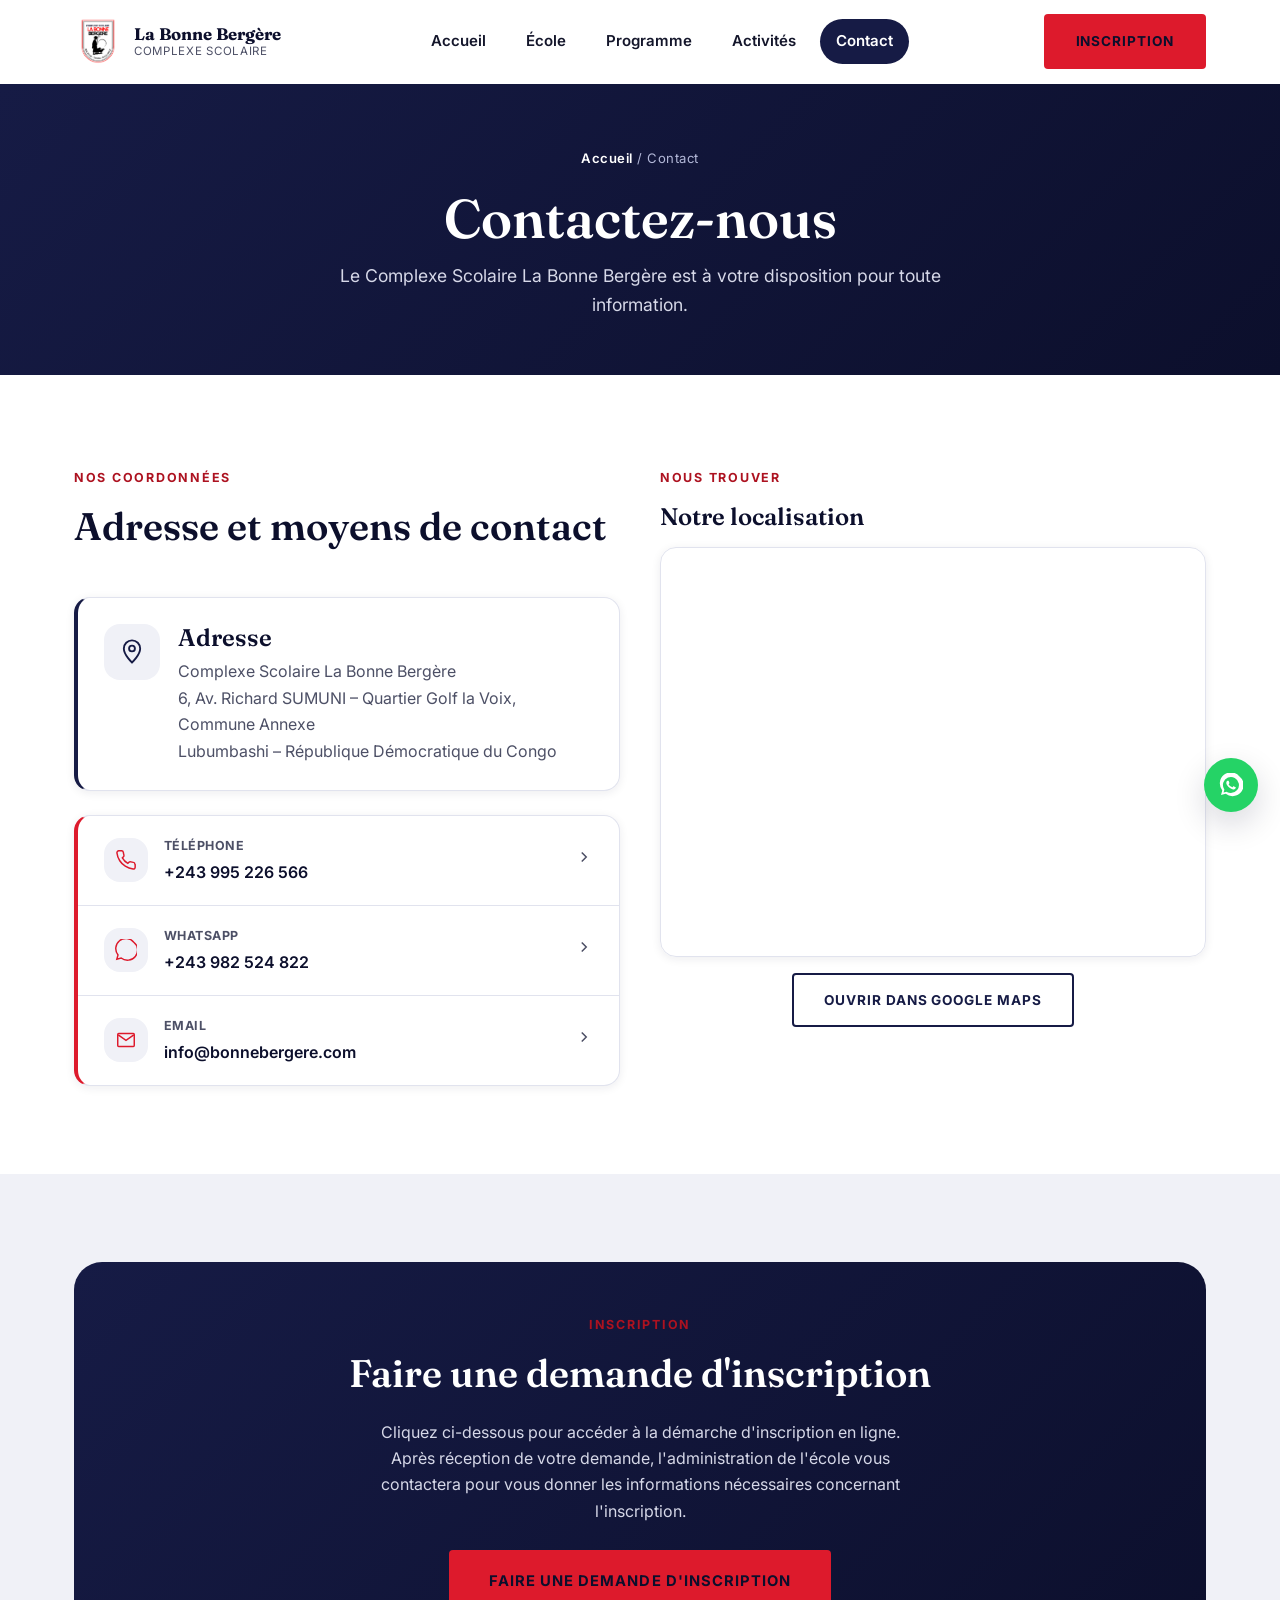
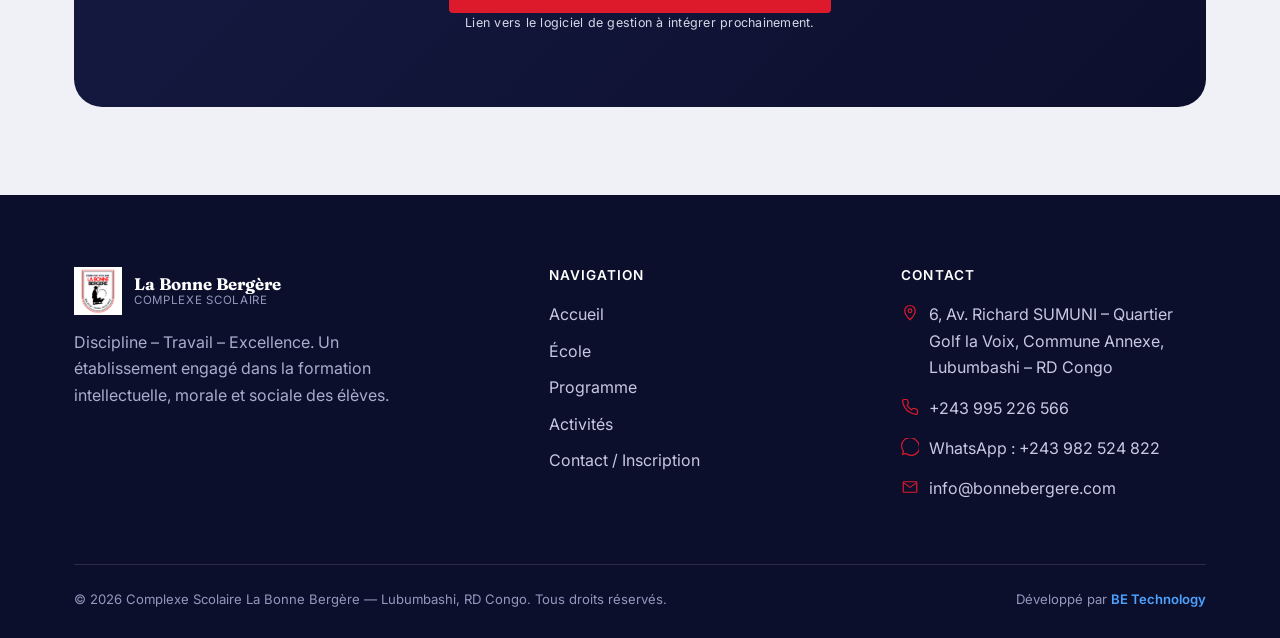
<file: contact.html>
<!DOCTYPE html>
<html lang="fr">
<head>
<meta charset="UTF-8">
<meta name="viewport" content="width=device-width, initial-scale=1.0">
<title>Contact & Inscription | La Bonne Bergère</title>
<meta name="description" content="Contactez le Complexe Scolaire La Bonne Bergère à Lubumbashi : adresse, téléphone, WhatsApp, et démarche d'inscription.">
<link rel="preconnect" href="https://fonts.googleapis.com">
<link rel="preconnect" href="https://fonts.gstatic.com" crossorigin>
<link href="https://fonts.googleapis.com/css2?family=Fraunces:wght@500;600;700&family=Inter:wght@400;500;600;700&display=swap" rel="stylesheet">
<link rel="icon" href="assets/images/favicon.jpg" type="image/jpeg">
<link rel="stylesheet" href="css/style.css">
</head>
<body>

<header class="site-header">
  <div class="container nav-wrap">
    <a href="index.html" class="brand">
      <span class="brand-logo"><img src="assets/images/logo.png" alt="" onerror="this.style.display='none'; this.parentElement.textContent='LBB';"></span>
      <span class="brand-text">
        <span class="brand-name">La Bonne Bergère</span>
        <span class="brand-tagline">Complexe Scolaire</span>
      </span>
    </a>

    <nav class="main-nav" aria-label="Navigation principale">
      <a href="index.html">Accueil</a>
      <a href="ecole.html">École</a>
      <a href="programme.html">Programme</a>
      <a href="activites.html">Activités</a>
      <a href="contact.html" aria-current="page">Contact</a>
    </nav>

    <div class="nav-actions">
      <!-- TODO-LIEN-INSCRIPTION -->
      <a href="#" class="btn btn-primary js-inscription-link">Inscription</a>
      <button type="button" class="nav-toggle" aria-label="Ouvrir le menu" aria-expanded="false">
        <span></span><span></span><span></span>
      </button>
    </div>
  </div>
</header>

<main>

  <section class="page-hero">
    <div class="container">
      <p class="breadcrumb"><a href="index.html">Accueil</a> / Contact</p>
      <h1>Contactez-nous</h1>
      <p class="lead">Le Complexe Scolaire La Bonne Bergère est à votre disposition pour toute information.</p>
    </div>
  </section>

  <!-- COORDONNEES -->
  <section>
    <div class="container contact-grid">
      <div class="reveal">
        <div class="section-head">
          <span class="eyebrow">Nos coordonnées</span>
          <h2>Adresse et moyens de contact</h2>
        </div>

        <div class="contact-card">
          <div class="card-icon">
            <svg viewBox="0 0 24 24" fill="none" stroke="currentColor" stroke-width="1.6"><path d="M12 21s7-6.5 7-12a7 7 0 1 0-14 0c0 5.5 7 12 7 12z"/><circle cx="12" cy="9" r="2.5"/></svg>
          </div>
          <div>
            <h3>Adresse</h3>
            <p>Complexe Scolaire La Bonne Bergère<br>6, Av. Richard SUMUNI – Quartier Golf la Voix, Commune Annexe<br>Lubumbashi – République Démocratique du Congo</p>
          </div>
        </div>

        <div class="contact-list">
          <a class="contact-list-item" href="tel:+243995226566">
            <span class="card-icon">
              <svg viewBox="0 0 24 24" fill="none" stroke="currentColor" stroke-width="1.6"><path d="M22 16.9v3a2 2 0 0 1-2.2 2 19.8 19.8 0 0 1-8.6-3.1 19.5 19.5 0 0 1-6-6A19.8 19.8 0 0 1 2.1 4.2 2 2 0 0 1 4.1 2h3a2 2 0 0 1 2 1.7c.1.9.3 1.8.6 2.7a2 2 0 0 1-.5 2.1L8 9.7a16 16 0 0 0 6 6l1.2-1.2a2 2 0 0 1 2.1-.5c.9.3 1.8.5 2.7.6a2 2 0 0 1 1.7 2z"/></svg>
            </span>
            <span>
              <span class="contact-list-item-label">Téléphone</span>
              <span class="contact-list-item-value">+243 995 226 566</span>
            </span>
            <span class="contact-list-item-arrow" aria-hidden="true">
              <svg viewBox="0 0 24 24" width="18" height="18" fill="none" stroke="currentColor" stroke-width="2"><path d="M9 6l6 6-6 6"/></svg>
            </span>
          </a>
          <a class="contact-list-item" href="https://wa.me/243982524822" target="_blank" rel="noopener">
            <span class="card-icon">
              <svg viewBox="0 0 24 24" fill="none" stroke="currentColor" stroke-width="1.6"><path d="M20.5 3.5A11 11 0 0 0 3.3 17.4L2 22l4.7-1.3A11 11 0 1 0 20.5 3.5z"/></svg>
            </span>
            <span>
              <span class="contact-list-item-label">WhatsApp</span>
              <span class="contact-list-item-value">+243 982 524 822</span>
            </span>
            <span class="contact-list-item-arrow" aria-hidden="true">
              <svg viewBox="0 0 24 24" width="18" height="18" fill="none" stroke="currentColor" stroke-width="2"><path d="M9 6l6 6-6 6"/></svg>
            </span>
          </a>
          <a class="contact-list-item" href="mailto:info@bonnebergere.com">
            <span class="card-icon">
              <svg viewBox="0 0 24 24" fill="none" stroke="currentColor" stroke-width="1.6"><path d="M4 5h16a1 1 0 0 1 1 1v12a1 1 0 0 1-1 1H4a1 1 0 0 1-1-1V6a1 1 0 0 1 1-1z"/><path d="M3.5 6.5l8.5 6 8.5-6"/></svg>
            </span>
            <span>
              <span class="contact-list-item-label">Email</span>
              <span class="contact-list-item-value">info@bonnebergere.com</span>
            </span>
            <span class="contact-list-item-arrow" aria-hidden="true">
              <svg viewBox="0 0 24 24" width="18" height="18" fill="none" stroke="currentColor" stroke-width="2"><path d="M9 6l6 6-6 6"/></svg>
            </span>
          </a>
        </div>
      </div>

      <div class="reveal">
        <div class="map-card-head">
          <div>
            <span class="eyebrow">Nous trouver</span>
            <h3>Notre localisation</h3>
          </div>
        </div>
        <div class="map-frame">
          <iframe
            src="https://maps.google.com/maps?q=Av.%20Richard%20Sumuni%2C%20Quartier%20Golf%20la%20Voix%2C%20Lubumbashi%2C%20RD%20Congo&t=&z=15&ie=UTF8&iwloc=&output=embed"
            title="Localisation du Complexe Scolaire La Bonne Bergère"
            loading="lazy">
          </iframe>
        </div>
        <div class="map-cta">
          <a href="https://www.google.com/maps/search/?api=1&query=Av.+Richard+Sumuni+Quartier+Golf+la+Voix+Commune+Annexe+Lubumbashi+RD+Congo" target="_blank" rel="noopener" class="btn btn-outline">Ouvrir dans Google Maps</a>
        </div>
      </div>
    </div>
  </section>

  <!-- INSCRIPTION -->
  <section class="section-alt">
    <div class="container">
      <div class="inscription-card reveal">
        <span class="eyebrow">Inscription</span>
        <h2>Faire une demande d'inscription</h2>
        <p>Cliquez ci-dessous pour accéder à la démarche d'inscription en ligne. Après réception de votre demande, l'administration de l'école vous contactera pour vous donner les informations nécessaires concernant l'inscription.</p>
        <!-- TODO-LIEN-INSCRIPTION : remplacer href="#" par le lien vers le logiciel de gestion scolaire -->
        <a href="#" class="btn btn-primary btn-lg js-inscription-link">Faire une demande d'inscription</a>
        <p class="todo-note">Lien vers le logiciel de gestion à intégrer prochainement.</p>
      </div>
    </div>
  </section>

</main>

<footer class="site-footer">
  <div class="container">
    <div class="footer-grid">
      <div class="footer-brand">
        <a href="index.html" class="brand">
          <span class="brand-logo"><img src="assets/images/logo.png" alt="" onerror="this.style.display='none'; this.parentElement.textContent='LBB';"></span>
          <span class="brand-text">
            <span class="brand-name">La Bonne Bergère</span>
            <span class="brand-tagline">Complexe Scolaire</span>
          </span>
        </a>
        <p>Discipline – Travail – Excellence. Un établissement engagé dans la formation intellectuelle, morale et sociale des élèves.</p>
      </div>

      <div>
        <h4>Navigation</h4>
        <ul class="footer-links">
          <li><a href="index.html">Accueil</a></li>
          <li><a href="ecole.html">École</a></li>
          <li><a href="programme.html">Programme</a></li>
          <li><a href="activites.html">Activités</a></li>
          <li><a href="contact.html">Contact / Inscription</a></li>
        </ul>
      </div>

      <div>
        <h4>Contact</h4>
        <ul class="footer-contact">
          <li>
            <svg viewBox="0 0 24 24" fill="none" stroke="currentColor" stroke-width="1.6"><path d="M12 21s7-6.5 7-12a7 7 0 1 0-14 0c0 5.5 7 12 7 12z"/><circle cx="12" cy="9" r="2.5"/></svg>
            <span>6, Av. Richard SUMUNI – Quartier Golf la Voix, Commune Annexe, Lubumbashi – RD Congo</span>
          </li>
          <li>
            <svg viewBox="0 0 24 24" fill="none" stroke="currentColor" stroke-width="1.6"><path d="M22 16.9v3a2 2 0 0 1-2.2 2 19.8 19.8 0 0 1-8.6-3.1 19.5 19.5 0 0 1-6-6A19.8 19.8 0 0 1 2.1 4.2 2 2 0 0 1 4.1 2h3a2 2 0 0 1 2 1.7c.1.9.3 1.8.6 2.7a2 2 0 0 1-.5 2.1L8 9.7a16 16 0 0 0 6 6l1.2-1.2a2 2 0 0 1 2.1-.5c.9.3 1.8.5 2.7.6a2 2 0 0 1 1.7 2z"/></svg>
            <a href="tel:+243995226566">+243 995 226 566</a>
          </li>
          <li>
            <svg viewBox="0 0 24 24" fill="none" stroke="currentColor" stroke-width="1.6"><path d="M20.5 3.5A11 11 0 0 0 3.3 17.4L2 22l4.7-1.3A11 11 0 1 0 20.5 3.5z"/></svg>
            <a href="https://wa.me/243982524822" target="_blank" rel="noopener">WhatsApp : +243 982 524 822</a>
          </li>
          <li>
            <svg viewBox="0 0 24 24" fill="none" stroke="currentColor" stroke-width="1.6"><path d="M4 5h16a1 1 0 0 1 1 1v12a1 1 0 0 1-1 1H4a1 1 0 0 1-1-1V6a1 1 0 0 1 1-1z"/><path d="M3.5 6.5l8.5 6 8.5-6"/></svg>
            <a href="mailto:info@bonnebergere.com">info@bonnebergere.com</a>
          </li>
        </ul>
      </div>
    </div>

    <div class="footer-bottom">
      <span>© <span data-year>2026</span> Complexe Scolaire La Bonne Bergère — Lubumbashi, RD Congo. Tous droits réservés.</span>
      <span>Développé par <a href="https://be-technology.net" target="_blank" rel="noopener">BE Technology</a></span>
    </div>
  </div>
</footer>

<div class="floating-actions">
  <a class="fab fab-whatsapp" href="https://wa.me/243982524822" target="_blank" rel="noopener" aria-label="Contacter l'école sur WhatsApp">
    <svg viewBox="0 0 24 24" fill="currentColor"><path d="M20.5 3.5A11 11 0 0 0 3.3 17.4L2 22l4.7-1.3A11 11 0 1 0 20.5 3.5zM12 20a8 8 0 0 1-4.1-1.1l-.3-.2-3 .8.8-2.9-.2-.3A8 8 0 1 1 12 20zm4.4-6c-.2-.1-1.4-.7-1.6-.8-.2-.1-.4-.1-.5.1-.2.2-.6.8-.7.9-.1.1-.3.2-.5.1-.2-.1-1-.4-2-1.2-.7-.6-1.2-1.4-1.4-1.6-.1-.2 0-.4.1-.5l.4-.4c.1-.1.2-.3.2-.4.1-.1 0-.3 0-.4-.1-.1-.5-1.3-.7-1.7-.2-.5-.4-.4-.5-.4h-.5c-.2 0-.4.1-.6.3-.2.2-.8.8-.8 1.9s.8 2.2.9 2.4c.1.2 1.6 2.5 4 3.5.6.2 1 .4 1.3.5.6.2 1.1.2 1.5.1.5-.1 1.4-.6 1.6-1.1.2-.5.2-1 .1-1.1-.1-.1-.2-.2-.4-.3z"/></svg>
  </a>
  <button type="button" class="fab fab-top" aria-label="Retour en haut de page">
    <svg viewBox="0 0 24 24" fill="none" stroke="currentColor" stroke-width="2"><path d="M12 19V5M5 12l7-7 7 7"/></svg>
  </button>
</div>

<script src="js/script.js"></script>
</body>
</html>
</file>
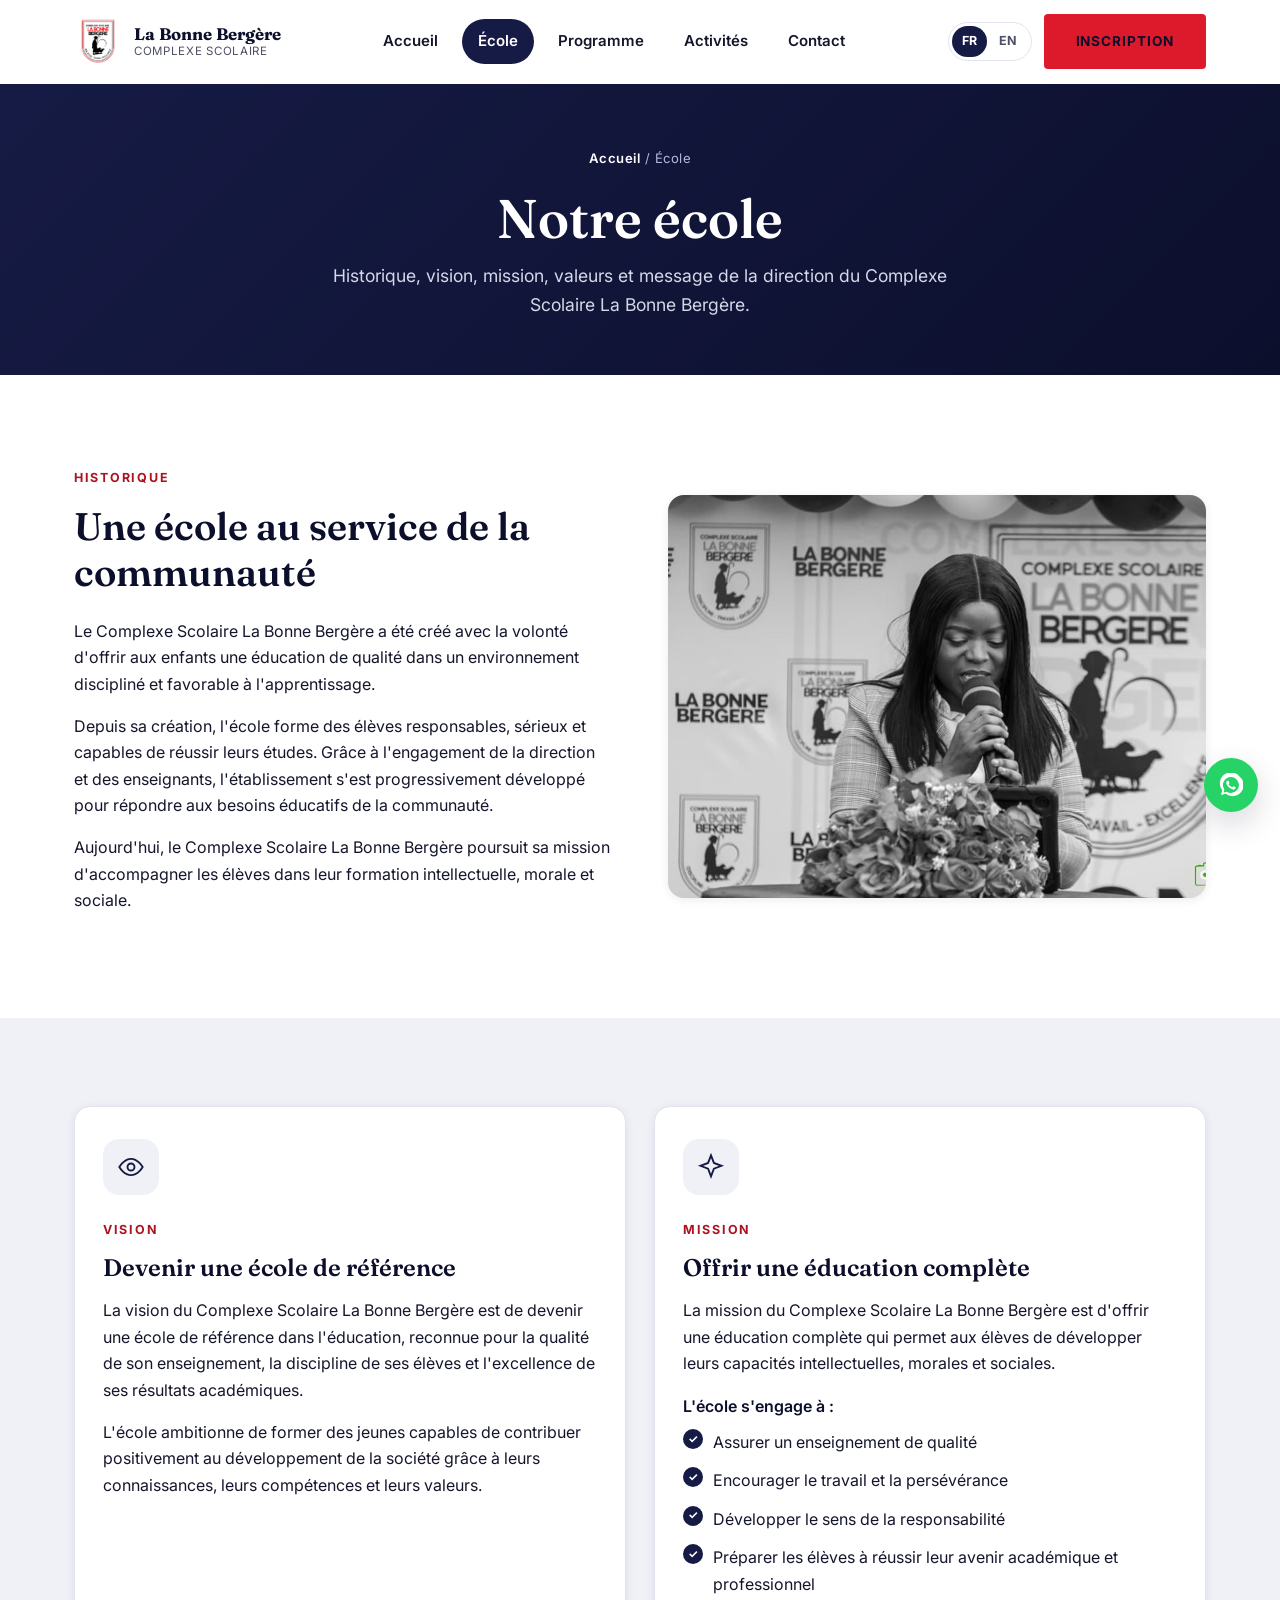
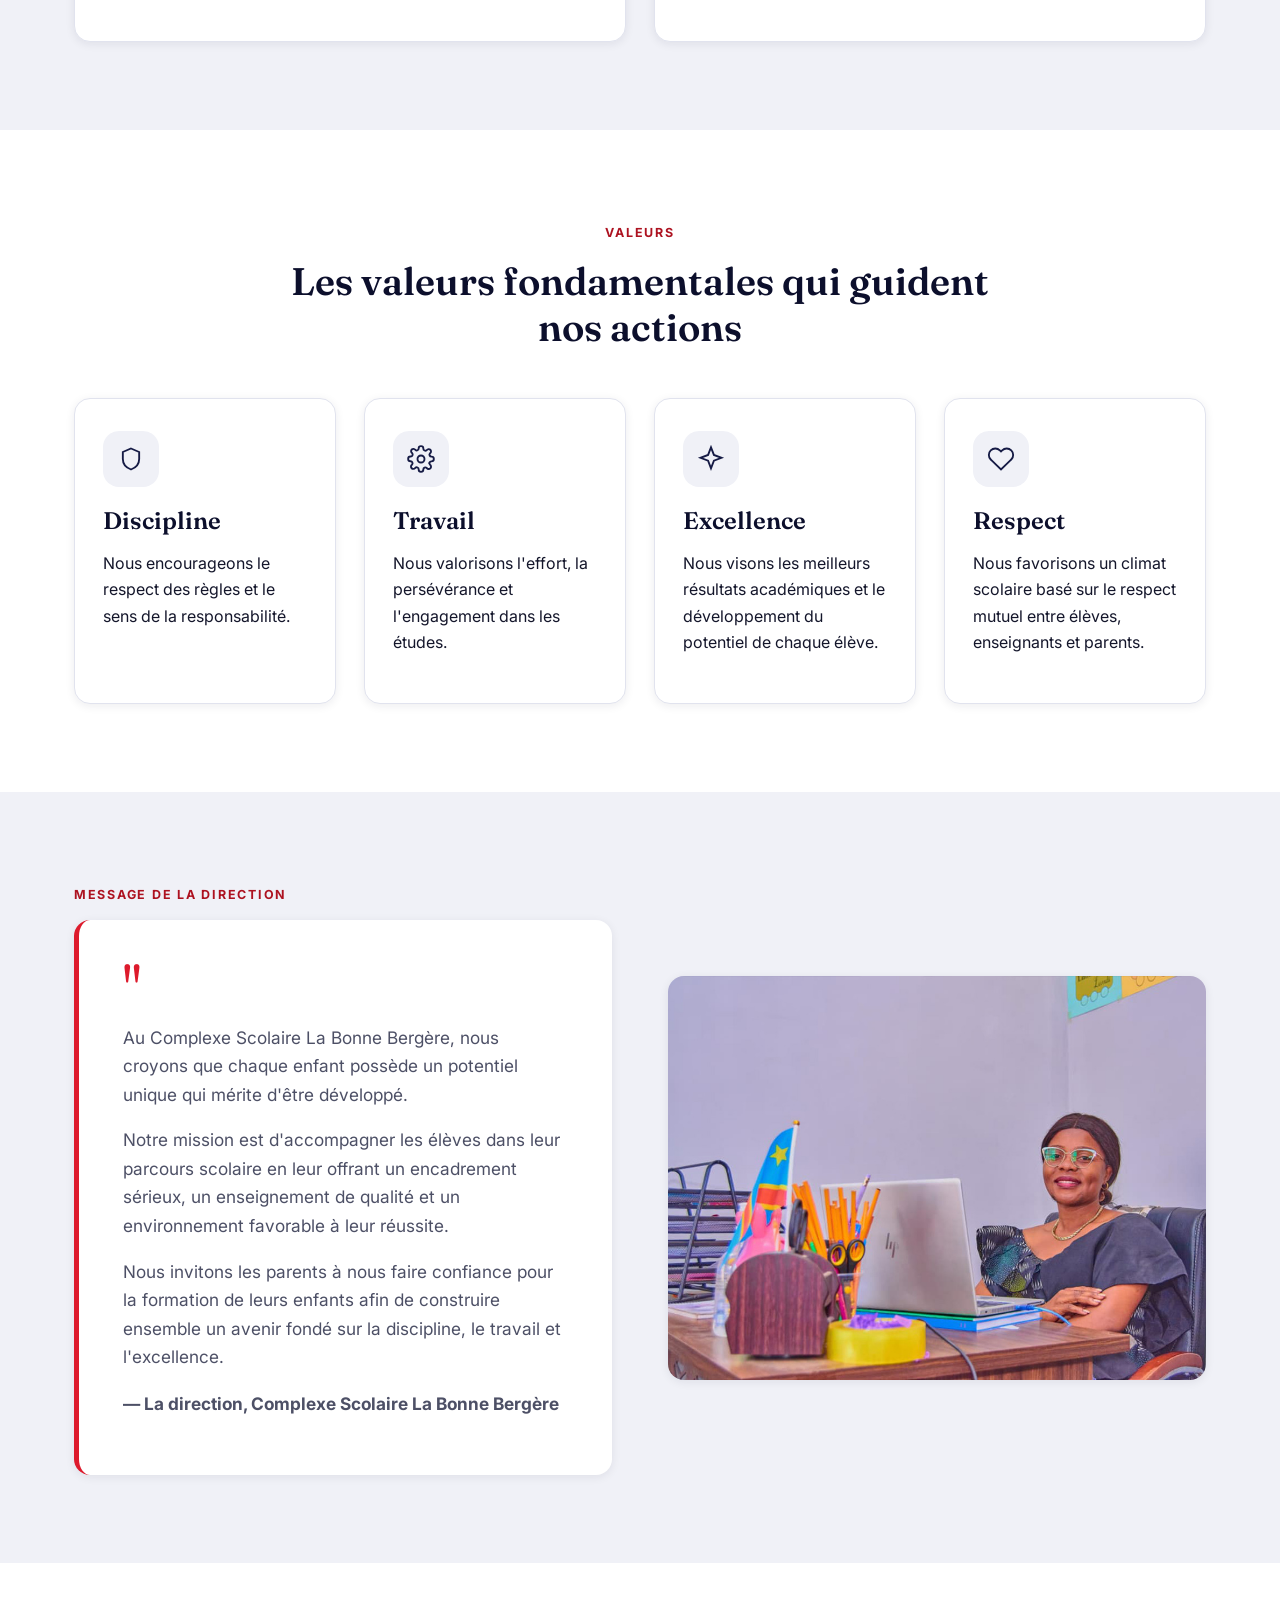
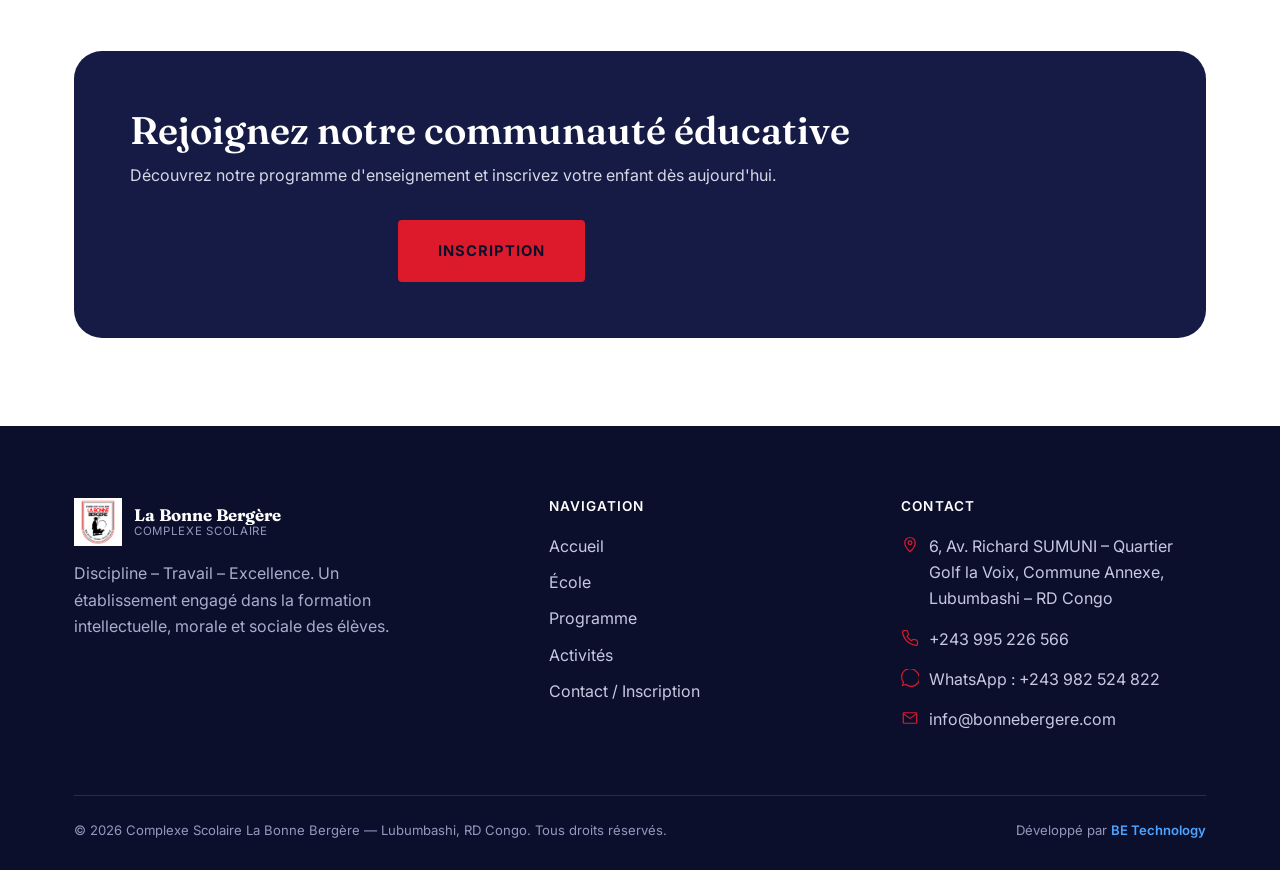
<file: ecole.html>
<!DOCTYPE html>
<html lang="fr">
<head>
<meta charset="UTF-8">
<meta name="viewport" content="width=device-width, initial-scale=1.0">
<title>L'École — Historique, Vision, Mission et Valeurs | La Bonne Bergère</title>
<meta name="description" content="Découvrez l'histoire, la vision, la mission et les valeurs du Complexe Scolaire La Bonne Bergère, ainsi que le message de la direction.">
<link rel="alternate" hreflang="fr" href="https://bonnebergere.com/ecole.html">
<link rel="alternate" hreflang="en" href="https://bonnebergere.com/en/school.html">
<link rel="alternate" hreflang="x-default" href="https://bonnebergere.com/ecole.html">
<link rel="preconnect" href="https://fonts.googleapis.com">
<link rel="preconnect" href="https://fonts.gstatic.com" crossorigin>
<link href="https://fonts.googleapis.com/css2?family=Fraunces:wght@500;600;700&family=Inter:wght@400;500;600;700&display=swap" rel="stylesheet">
<link rel="icon" href="assets/images/favicon.jpg" type="image/jpeg">
<link rel="stylesheet" href="css/style.css">
</head>
<body>

<header class="site-header">
  <div class="container nav-wrap">
    <a href="index.html" class="brand">
      <span class="brand-logo"><img src="assets/images/logo.png" alt="" onerror="this.style.display='none'; this.parentElement.textContent='LBB';"></span>
      <span class="brand-text">
        <span class="brand-name">La Bonne Bergère</span>
        <span class="brand-tagline">Complexe Scolaire</span>
      </span>
    </a>

    <nav class="main-nav" aria-label="Navigation principale">
      <a href="index.html">Accueil</a>
      <a href="ecole.html" aria-current="page">École</a>
      <a href="programme.html">Programme</a>
      <a href="activites.html">Activités</a>
      <a href="contact.html">Contact</a>
    </nav>

    <div class="nav-actions">
      <div class="lang-switch">
        <a href="ecole.html" class="is-active" aria-current="true">FR</a>
        <a href="en/school.html">EN</a>
      </div>
      <!-- TODO-LIEN-INSCRIPTION -->
      <a href="#" class="btn btn-primary js-inscription-link">Inscription</a>
      <button type="button" class="nav-toggle" aria-label="Ouvrir le menu" aria-expanded="false">
        <span></span><span></span><span></span>
      </button>
    </div>
  </div>
</header>

<main>

  <section class="page-hero">
    <div class="container">
      <p class="breadcrumb"><a href="index.html">Accueil</a> / École</p>
      <h1>Notre école</h1>
      <p class="lead">Historique, vision, mission, valeurs et message de la direction du Complexe Scolaire La Bonne Bergère.</p>
    </div>
  </section>

  <!-- HISTORIQUE -->
  <section>
    <div class="container split">
      <div class="split-text reveal">
        <span class="eyebrow">Historique</span>
        <h2>Une école au service de la communauté</h2>
        <p>Le Complexe Scolaire La Bonne Bergère a été créé avec la volonté d'offrir aux enfants une éducation de qualité dans un environnement discipliné et favorable à l'apprentissage.</p>
        <p>Depuis sa création, l'école forme des élèves responsables, sérieux et capables de réussir leurs études. Grâce à l'engagement de la direction et des enseignants, l'établissement s'est progressivement développé pour répondre aux besoins éducatifs de la communauté.</p>
        <p>Aujourd'hui, le Complexe Scolaire La Bonne Bergère poursuit sa mission d'accompagner les élèves dans leur formation intellectuelle, morale et sociale.</p>
      </div>
      <div class="split-media reveal">
        <div class="media-frame">
          <img src="assets/images/ecole-historique.jpg" alt="Historique du Complexe Scolaire La Bonne Bergère" loading="lazy">
          <span class="placeholder-label">
            <svg viewBox="0 0 24 24" fill="none" stroke="currentColor" stroke-width="1.6"><circle cx="12" cy="12" r="9"/><path d="M12 7v5l3 3"/></svg>
            Photo : L'école à travers le temps
          </span>
        </div>
      </div>
    </div>
  </section>

  <!-- VISION & MISSION -->
  <section class="section-alt">
    <div class="container grid grid-2 grid-stretch">
      <div class="card reveal">
        <div class="card-icon">
          <svg viewBox="0 0 24 24" fill="none" stroke="currentColor" stroke-width="1.6"><path d="M2 12s4-7 10-7 10 7 10 7-4 7-10 7-10-7-10-7z"/><circle cx="12" cy="12" r="3"/></svg>
        </div>
        <span class="eyebrow">Vision</span>
        <h3>Devenir une école de référence</h3>
        <p>La vision du Complexe Scolaire La Bonne Bergère est de devenir une école de référence dans l'éducation, reconnue pour la qualité de son enseignement, la discipline de ses élèves et l'excellence de ses résultats académiques.</p>
        <p>L'école ambitionne de former des jeunes capables de contribuer positivement au développement de la société grâce à leurs connaissances, leurs compétences et leurs valeurs.</p>
      </div>

      <div class="card reveal">
        <div class="card-icon">
          <svg viewBox="0 0 24 24" fill="none" stroke="currentColor" stroke-width="1.6"><path d="M12 2l2.5 6.5L21 11l-6.5 2.5L12 20l-2.5-6.5L3 11l6.5-2.5L12 2z"/></svg>
        </div>
        <span class="eyebrow">Mission</span>
        <h3>Offrir une éducation complète</h3>
        <p>La mission du Complexe Scolaire La Bonne Bergère est d'offrir une éducation complète qui permet aux élèves de développer leurs capacités intellectuelles, morales et sociales.</p>
        <p class="list-intro">L'école s'engage à :</p>
        <ul class="check-list">
          <li>Assurer un enseignement de qualité</li>
          <li>Encourager le travail et la persévérance</li>
          <li>Développer le sens de la responsabilité</li>
          <li>Préparer les élèves à réussir leur avenir académique et professionnel</li>
        </ul>
      </div>
    </div>
  </section>

  <!-- VALEURS -->
  <section>
    <div class="container">
      <div class="section-head center reveal">
        <span class="eyebrow">Valeurs</span>
        <h2>Les valeurs fondamentales qui guident nos actions</h2>
      </div>

      <div class="grid grid-4">
        <div class="card reveal">
          <div class="card-icon">
            <svg viewBox="0 0 24 24" fill="none" stroke="currentColor" stroke-width="1.6"><path d="M12 3l7 3v6c0 4.5-3 7.5-7 9-4-1.5-7-4.5-7-9V6l7-3z"/></svg>
          </div>
          <h3>Discipline</h3>
          <p>Nous encourageons le respect des règles et le sens de la responsabilité.</p>
        </div>
        <div class="card reveal">
          <div class="card-icon">
            <svg viewBox="0 0 24 24" fill="none" stroke="currentColor" stroke-width="1.6"><circle cx="12" cy="12" r="3"/><path d="M19.4 15a1.7 1.7 0 0 0 .3 1.9l.1.1a2 2 0 1 1-2.8 2.8l-.1-.1a1.7 1.7 0 0 0-1.9-.3 1.7 1.7 0 0 0-1 1.6V21a2 2 0 1 1-4 0v-.1a1.7 1.7 0 0 0-1-1.6 1.7 1.7 0 0 0-1.9.3l-.1.1a2 2 0 1 1-2.8-2.8l.1-.1a1.7 1.7 0 0 0 .3-1.9 1.7 1.7 0 0 0-1.6-1H3a2 2 0 1 1 0-4h.1a1.7 1.7 0 0 0 1.6-1 1.7 1.7 0 0 0-.3-1.9l-.1-.1a2 2 0 1 1 2.8-2.8l.1.1a1.7 1.7 0 0 0 1.9.3H9a1.7 1.7 0 0 0 1-1.6V3a2 2 0 1 1 4 0v.1a1.7 1.7 0 0 0 1 1.6 1.7 1.7 0 0 0 1.9-.3l.1-.1a2 2 0 1 1 2.8 2.8l-.1.1a1.7 1.7 0 0 0-.3 1.9V9a1.7 1.7 0 0 0 1.6 1H21a2 2 0 1 1 0 4h-.1a1.7 1.7 0 0 0-1.6 1z"/></svg>
          </div>
          <h3>Travail</h3>
          <p>Nous valorisons l'effort, la persévérance et l'engagement dans les études.</p>
        </div>
        <div class="card reveal">
          <div class="card-icon">
            <svg viewBox="0 0 24 24" fill="none" stroke="currentColor" stroke-width="1.6"><path d="M12 2l2.5 6.5L21 11l-6.5 2.5L12 20l-2.5-6.5L3 11l6.5-2.5L12 2z"/></svg>
          </div>
          <h3>Excellence</h3>
          <p>Nous visons les meilleurs résultats académiques et le développement du potentiel de chaque élève.</p>
        </div>
        <div class="card reveal">
          <div class="card-icon">
            <svg viewBox="0 0 24 24" fill="none" stroke="currentColor" stroke-width="1.6"><path d="M20.8 4.6a5.5 5.5 0 0 0-7.8 0L12 5.6l-1-1a5.5 5.5 0 1 0-7.8 7.8l1 1L12 21l7.8-7.6 1-1a5.5 5.5 0 0 0 0-7.8z"/></svg>
          </div>
          <h3>Respect</h3>
          <p>Nous favorisons un climat scolaire basé sur le respect mutuel entre élèves, enseignants et parents.</p>
        </div>
      </div>
    </div>
  </section>

  <!-- MESSAGE DE LA DIRECTION -->
  <section class="section-alt">
    <div class="container split reverse">
      <div class="split-media reveal">
        <div class="media-frame">
          <img src="assets/images/direction.jpg" alt="La direction du Complexe Scolaire La Bonne Bergère" loading="lazy">
          <span class="placeholder-label">
            <svg viewBox="0 0 24 24" fill="none" stroke="currentColor" stroke-width="1.6"><circle cx="12" cy="8" r="4"/><path d="M4 20c0-4 3.5-7 8-7s8 3 8 7"/></svg>
            Photo : La direction
          </span>
        </div>
      </div>
      <div class="split-text reveal">
        <span class="eyebrow">Message de la direction</span>
        <div class="quote-block">
          <span class="quote-mark">"</span>
          <p>Au Complexe Scolaire La Bonne Bergère, nous croyons que chaque enfant possède un potentiel unique qui mérite d'être développé.</p>
          <p>Notre mission est d'accompagner les élèves dans leur parcours scolaire en leur offrant un encadrement sérieux, un enseignement de qualité et un environnement favorable à leur réussite.</p>
          <p>Nous invitons les parents à nous faire confiance pour la formation de leurs enfants afin de construire ensemble un avenir fondé sur la discipline, le travail et l'excellence.</p>
          <p class="quote-attrib">— La direction, Complexe Scolaire La Bonne Bergère</p>
        </div>
      </div>
    </div>
  </section>

  <!-- CTA -->
  <section>
    <div class="container">
      <div class="cta-banner reveal">
        <div>
          <h2>Rejoignez notre communauté éducative</h2>
          <p>Découvrez notre programme d'enseignement et inscrivez votre enfant dès aujourd'hui.</p>
        </div>
        <div class="btn-row">
          <a href="programme.html" class="btn btn-outline btn-lg">Voir le programme</a>
          <!-- TODO-LIEN-INSCRIPTION -->
          <a href="#" class="btn btn-primary btn-lg js-inscription-link">Inscription</a>
        </div>
      </div>
    </div>
  </section>

</main>

<footer class="site-footer">
  <div class="container">
    <div class="footer-grid">
      <div class="footer-brand">
        <a href="index.html" class="brand">
          <span class="brand-logo"><img src="assets/images/logo.png" alt="" onerror="this.style.display='none'; this.parentElement.textContent='LBB';"></span>
          <span class="brand-text">
            <span class="brand-name">La Bonne Bergère</span>
            <span class="brand-tagline">Complexe Scolaire</span>
          </span>
        </a>
        <p>Discipline – Travail – Excellence. Un établissement engagé dans la formation intellectuelle, morale et sociale des élèves.</p>
      </div>

      <div>
        <h4>Navigation</h4>
        <ul class="footer-links">
          <li><a href="index.html">Accueil</a></li>
          <li><a href="ecole.html">École</a></li>
          <li><a href="programme.html">Programme</a></li>
          <li><a href="activites.html">Activités</a></li>
          <li><a href="contact.html">Contact / Inscription</a></li>
        </ul>
      </div>

      <div>
        <h4>Contact</h4>
        <ul class="footer-contact">
          <li>
            <svg viewBox="0 0 24 24" fill="none" stroke="currentColor" stroke-width="1.6"><path d="M12 21s7-6.5 7-12a7 7 0 1 0-14 0c0 5.5 7 12 7 12z"/><circle cx="12" cy="9" r="2.5"/></svg>
            <span>6, Av. Richard SUMUNI – Quartier Golf la Voix, Commune Annexe, Lubumbashi – RD Congo</span>
          </li>
          <li>
            <svg viewBox="0 0 24 24" fill="none" stroke="currentColor" stroke-width="1.6"><path d="M22 16.9v3a2 2 0 0 1-2.2 2 19.8 19.8 0 0 1-8.6-3.1 19.5 19.5 0 0 1-6-6A19.8 19.8 0 0 1 2.1 4.2 2 2 0 0 1 4.1 2h3a2 2 0 0 1 2 1.7c.1.9.3 1.8.6 2.7a2 2 0 0 1-.5 2.1L8 9.7a16 16 0 0 0 6 6l1.2-1.2a2 2 0 0 1 2.1-.5c.9.3 1.8.5 2.7.6a2 2 0 0 1 1.7 2z"/></svg>
            <a href="tel:+243995226566">+243 995 226 566</a>
          </li>
          <li>
            <svg viewBox="0 0 24 24" fill="none" stroke="currentColor" stroke-width="1.6"><path d="M20.5 3.5A11 11 0 0 0 3.3 17.4L2 22l4.7-1.3A11 11 0 1 0 20.5 3.5z"/></svg>
            <a href="https://wa.me/243982524822" target="_blank" rel="noopener">WhatsApp : +243 982 524 822</a>
          </li>
          <li>
            <svg viewBox="0 0 24 24" fill="none" stroke="currentColor" stroke-width="1.6"><path d="M4 5h16a1 1 0 0 1 1 1v12a1 1 0 0 1-1 1H4a1 1 0 0 1-1-1V6a1 1 0 0 1 1-1z"/><path d="M3.5 6.5l8.5 6 8.5-6"/></svg>
            <a href="mailto:info@bonnebergere.com">info@bonnebergere.com</a>
          </li>
        </ul>
      </div>
    </div>

    <div class="footer-bottom">
      <span>© <span data-year>2026</span> Complexe Scolaire La Bonne Bergère — Lubumbashi, RD Congo. Tous droits réservés.</span>
      <span>Développé par <a href="https://be-technology.net" target="_blank" rel="noopener">BE Technology</a></span>
    </div>
  </div>
</footer>

<div class="floating-actions">
  <a class="fab fab-whatsapp" href="https://wa.me/243982524822" target="_blank" rel="noopener" aria-label="Contacter l'école sur WhatsApp">
    <svg viewBox="0 0 24 24" fill="currentColor"><path d="M20.5 3.5A11 11 0 0 0 3.3 17.4L2 22l4.7-1.3A11 11 0 1 0 20.5 3.5zM12 20a8 8 0 0 1-4.1-1.1l-.3-.2-3 .8.8-2.9-.2-.3A8 8 0 1 1 12 20zm4.4-6c-.2-.1-1.4-.7-1.6-.8-.2-.1-.4-.1-.5.1-.2.2-.6.8-.7.9-.1.1-.3.2-.5.1-.2-.1-1-.4-2-1.2-.7-.6-1.2-1.4-1.4-1.6-.1-.2 0-.4.1-.5l.4-.4c.1-.1.2-.3.2-.4.1-.1 0-.3 0-.4-.1-.1-.5-1.3-.7-1.7-.2-.5-.4-.4-.5-.4h-.5c-.2 0-.4.1-.6.3-.2.2-.8.8-.8 1.9s.8 2.2.9 2.4c.1.2 1.6 2.5 4 3.5.6.2 1 .4 1.3.5.6.2 1.1.2 1.5.1.5-.1 1.4-.6 1.6-1.1.2-.5.2-1 .1-1.1-.1-.1-.2-.2-.4-.3z"/></svg>
  </a>
  <button type="button" class="fab fab-top" aria-label="Retour en haut de page">
    <svg viewBox="0 0 24 24" fill="none" stroke="currentColor" stroke-width="2"><path d="M12 19V5M5 12l7-7 7 7"/></svg>
  </button>
</div>

<script src="js/script.js"></script>
</body>
</html>
</file>
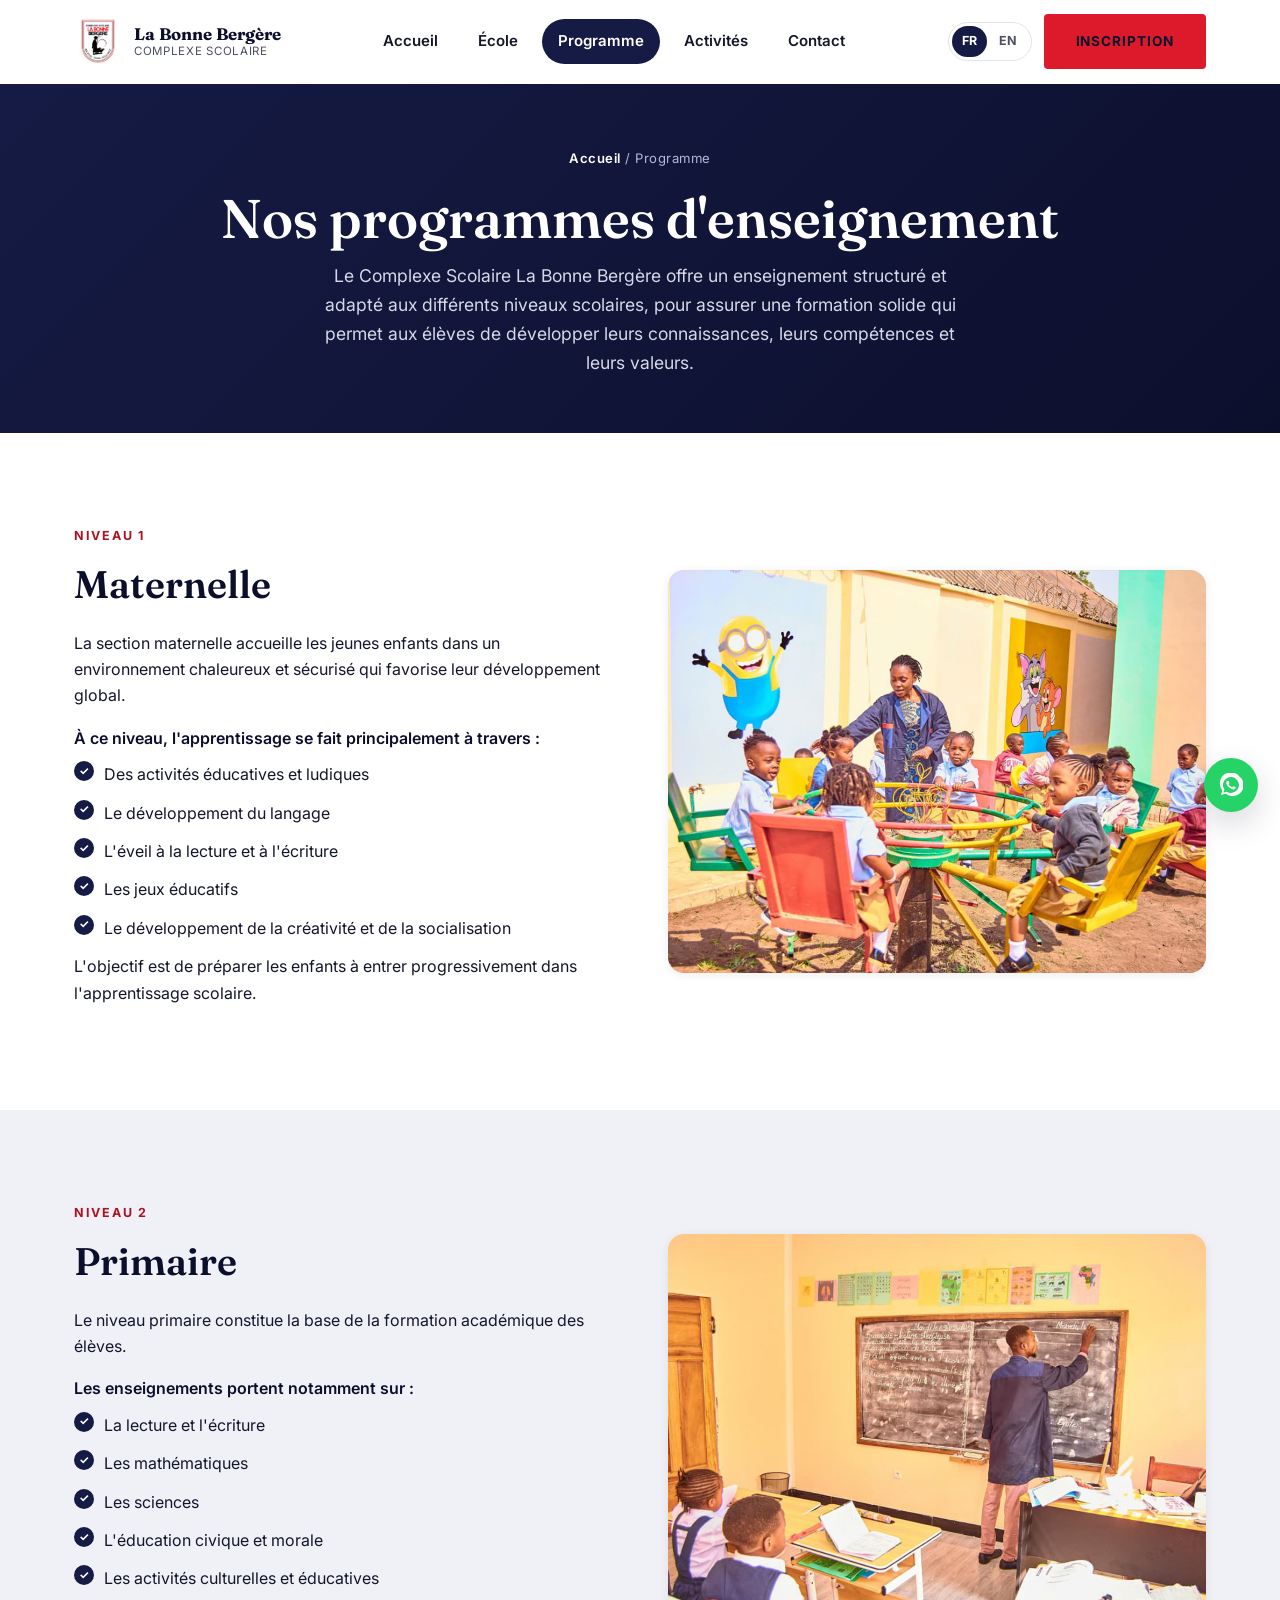
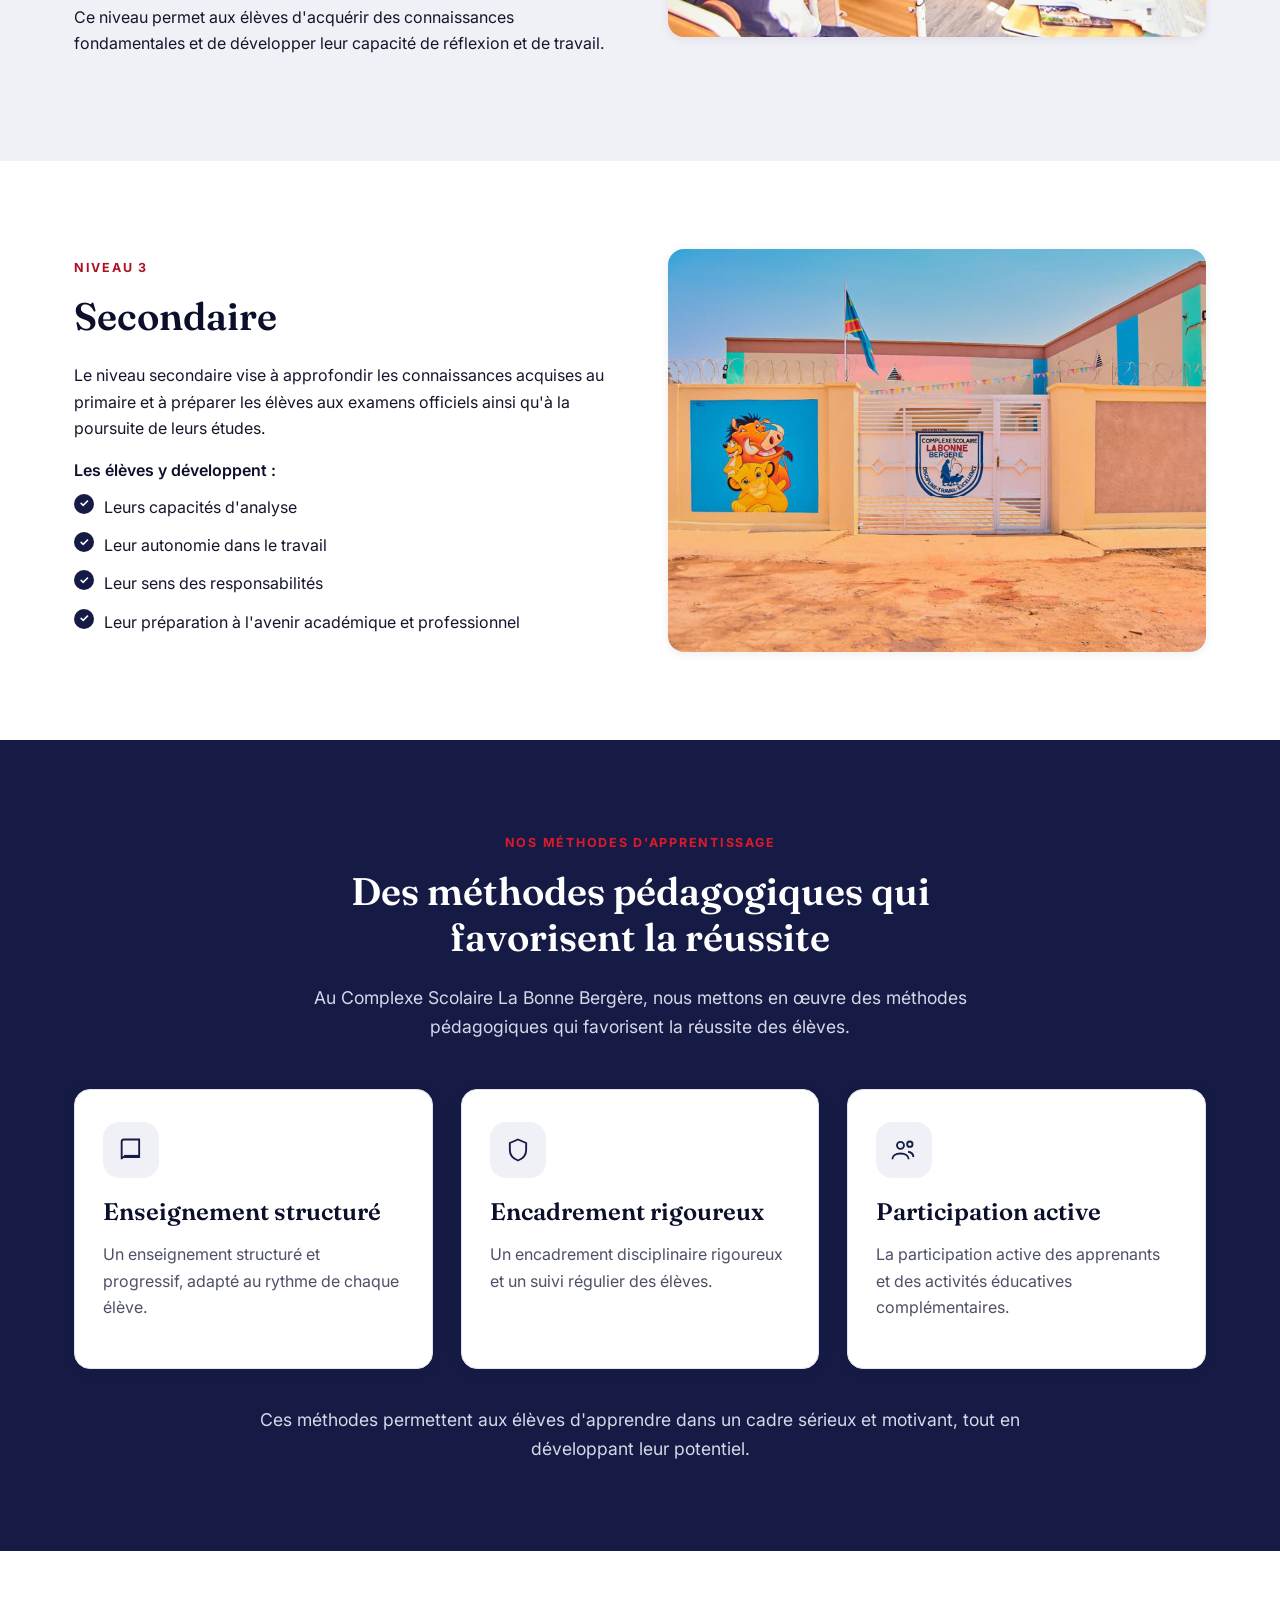
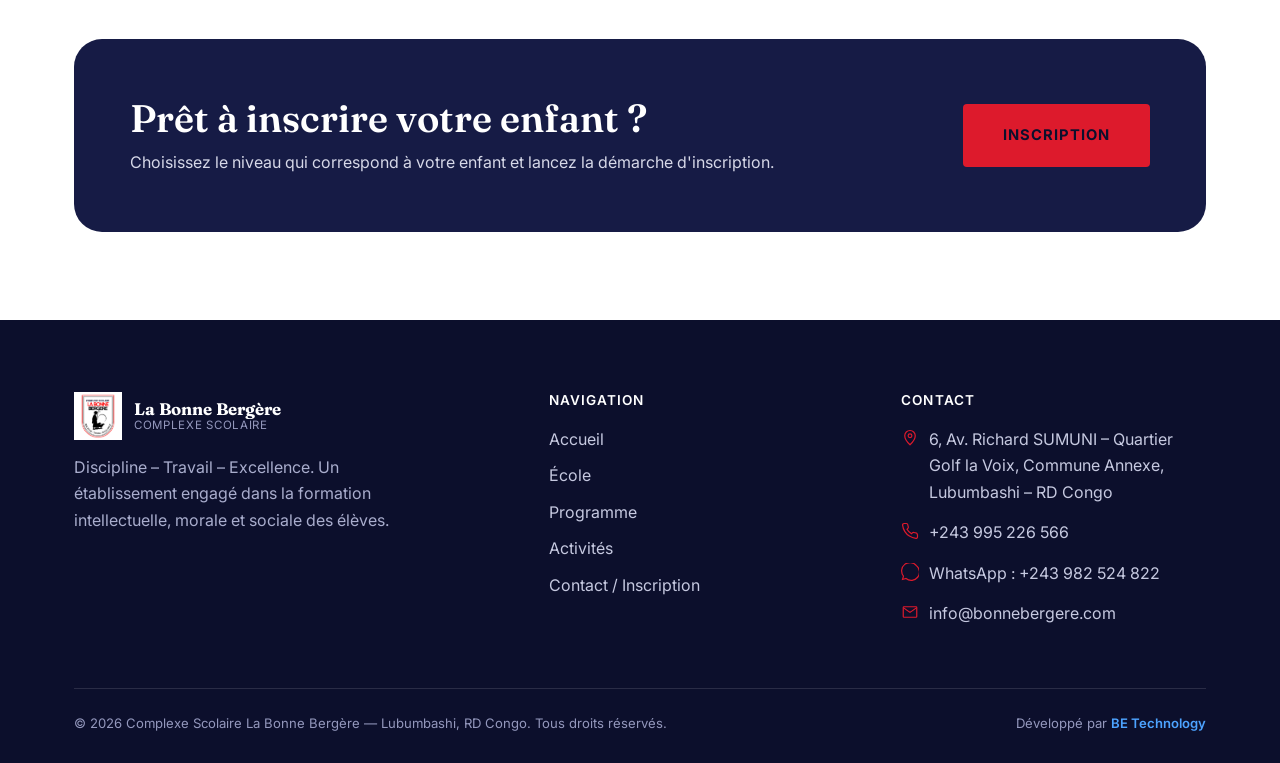
<file: programme.html>
<!DOCTYPE html>
<html lang="fr">
<head>
<meta charset="UTF-8">
<meta name="viewport" content="width=device-width, initial-scale=1.0">
<title>Programme — Maternelle, Primaire, Secondaire | La Bonne Bergère</title>
<meta name="description" content="Découvrez les programmes d'enseignement du Complexe Scolaire La Bonne Bergère pour la Maternelle, le Primaire et le Secondaire, ainsi que nos méthodes d'apprentissage.">
<link rel="alternate" hreflang="fr" href="https://bonnebergere.com/programme.html">
<link rel="alternate" hreflang="en" href="https://bonnebergere.com/en/programs.html">
<link rel="alternate" hreflang="x-default" href="https://bonnebergere.com/programme.html">
<link rel="preconnect" href="https://fonts.googleapis.com">
<link rel="preconnect" href="https://fonts.gstatic.com" crossorigin>
<link href="https://fonts.googleapis.com/css2?family=Fraunces:wght@500;600;700&family=Inter:wght@400;500;600;700&display=swap" rel="stylesheet">
<link rel="icon" href="assets/images/favicon.jpg" type="image/jpeg">
<link rel="stylesheet" href="css/style.css">
</head>
<body>

<header class="site-header">
  <div class="container nav-wrap">
    <a href="index.html" class="brand">
      <span class="brand-logo"><img src="assets/images/logo.png" alt="" onerror="this.style.display='none'; this.parentElement.textContent='LBB';"></span>
      <span class="brand-text">
        <span class="brand-name">La Bonne Bergère</span>
        <span class="brand-tagline">Complexe Scolaire</span>
      </span>
    </a>

    <nav class="main-nav" aria-label="Navigation principale">
      <a href="index.html">Accueil</a>
      <a href="ecole.html">École</a>
      <a href="programme.html" aria-current="page">Programme</a>
      <a href="activites.html">Activités</a>
      <a href="contact.html">Contact</a>
    </nav>

    <div class="nav-actions">
      <div class="lang-switch">
        <a href="programme.html" class="is-active" aria-current="true">FR</a>
        <a href="en/programs.html">EN</a>
      </div>
      <!-- TODO-LIEN-INSCRIPTION -->
      <a href="#" class="btn btn-primary js-inscription-link">Inscription</a>
      <button type="button" class="nav-toggle" aria-label="Ouvrir le menu" aria-expanded="false">
        <span></span><span></span><span></span>
      </button>
    </div>
  </div>
</header>

<main>

  <section class="page-hero">
    <div class="container">
      <p class="breadcrumb"><a href="index.html">Accueil</a> / Programme</p>
      <h1>Nos programmes d'enseignement</h1>
      <p class="lead">Le Complexe Scolaire La Bonne Bergère offre un enseignement structuré et adapté aux différents niveaux scolaires, pour assurer une formation solide qui permet aux élèves de développer leurs connaissances, leurs compétences et leurs valeurs.</p>
    </div>
  </section>

  <!-- MATERNELLE -->
  <section id="maternelle">
    <div class="container split reverse">
      <div class="split-media reveal">
        <div class="media-frame">
          <img src="assets/images/programme-maternelle.jpg" alt="Section maternelle du Complexe Scolaire La Bonne Bergère" loading="lazy">
          <span class="placeholder-label">
            <svg viewBox="0 0 24 24" fill="none" stroke="currentColor" stroke-width="1.6"><circle cx="12" cy="8" r="3"/><path d="M5 20c0-3.5 3-6 7-6s7 2.5 7 6"/></svg>
            Photo : Section maternelle
          </span>
        </div>
      </div>
      <div class="split-text reveal">
        <span class="eyebrow">Niveau 1</span>
        <h2>Maternelle</h2>
        <p>La section maternelle accueille les jeunes enfants dans un environnement chaleureux et sécurisé qui favorise leur développement global.</p>
        <p class="list-intro">À ce niveau, l'apprentissage se fait principalement à travers :</p>
        <ul class="check-list">
          <li>Des activités éducatives et ludiques</li>
          <li>Le développement du langage</li>
          <li>L'éveil à la lecture et à l'écriture</li>
          <li>Les jeux éducatifs</li>
          <li>Le développement de la créativité et de la socialisation</li>
        </ul>
        <p>L'objectif est de préparer les enfants à entrer progressivement dans l'apprentissage scolaire.</p>
      </div>
    </div>
  </section>

  <!-- PRIMAIRE -->
  <section id="primaire" class="section-alt">
    <div class="container split">
      <div class="split-text reveal">
        <span class="eyebrow">Niveau 2</span>
        <h2>Primaire</h2>
        <p>Le niveau primaire constitue la base de la formation académique des élèves.</p>
        <p class="list-intro">Les enseignements portent notamment sur :</p>
        <ul class="check-list">
          <li>La lecture et l'écriture</li>
          <li>Les mathématiques</li>
          <li>Les sciences</li>
          <li>L'éducation civique et morale</li>
          <li>Les activités culturelles et éducatives</li>
        </ul>
        <p>Ce niveau permet aux élèves d'acquérir des connaissances fondamentales et de développer leur capacité de réflexion et de travail.</p>
      </div>
      <div class="split-media reveal">
        <div class="media-frame">
          <img src="assets/images/programme-primaire.jpg" alt="Section primaire du Complexe Scolaire La Bonne Bergère" loading="lazy">
          <span class="placeholder-label">
            <svg viewBox="0 0 24 24" fill="none" stroke="currentColor" stroke-width="1.6"><path d="M4 5.5C6 4.5 9 4 12 5c3-1 6-.5 8 .5v13c-2-1-5-1.5-8-.5-3-1-6-.5-8 .5v-13z"/></svg>
            Photo : Section primaire
          </span>
        </div>
      </div>
    </div>
  </section>

  <!-- SECONDAIRE -->
  <section id="secondaire">
    <div class="container split reverse">
      <div class="split-media reveal">
        <div class="media-frame">
          <img src="assets/images/programme-secondaire.jpg" alt="Section secondaire du Complexe Scolaire La Bonne Bergère" loading="lazy">
          <span class="placeholder-label">
            <svg viewBox="0 0 24 24" fill="none" stroke="currentColor" stroke-width="1.6"><path d="M2 9l10-5 10 5-10 5-10-5z"/><path d="M6 11v5c0 1.5 3 3 6 3s6-1.5 6-3v-5"/></svg>
            Photo : Section secondaire
          </span>
        </div>
      </div>
      <div class="split-text reveal">
        <span class="eyebrow">Niveau 3</span>
        <h2>Secondaire</h2>
        <p>Le niveau secondaire vise à approfondir les connaissances acquises au primaire et à préparer les élèves aux examens officiels ainsi qu'à la poursuite de leurs études.</p>
        <p class="list-intro">Les élèves y développent :</p>
        <ul class="check-list">
          <li>Leurs capacités d'analyse</li>
          <li>Leur autonomie dans le travail</li>
          <li>Leur sens des responsabilités</li>
          <li>Leur préparation à l'avenir académique et professionnel</li>
        </ul>
      </div>
    </div>
  </section>

  <!-- METHODES -->
  <section class="section-primary">
    <div class="container">
      <div class="section-head center reveal">
        <span class="eyebrow">Nos méthodes d'apprentissage</span>
        <h2>Des méthodes pédagogiques qui favorisent la réussite</h2>
        <p class="lead">Au Complexe Scolaire La Bonne Bergère, nous mettons en œuvre des méthodes pédagogiques qui favorisent la réussite des élèves.</p>
      </div>

      <div class="grid grid-3 reveal">
        <div class="card">
          <div class="card-icon"><svg viewBox="0 0 24 24" fill="none" stroke="currentColor" stroke-width="1.6"><path d="M4 19.5V5a2 2 0 0 1 2-2h13v15H6a2 2 0 0 0-2 2z"/><path d="M6 17h13"/></svg></div>
          <h3>Enseignement structuré</h3>
          <p>Un enseignement structuré et progressif, adapté au rythme de chaque élève.</p>
        </div>
        <div class="card">
          <div class="card-icon"><svg viewBox="0 0 24 24" fill="none" stroke="currentColor" stroke-width="1.6"><path d="M12 3l7 3v6c0 4.5-3 7.5-7 9-4-1.5-7-4.5-7-9V6l7-3z"/></svg></div>
          <h3>Encadrement rigoureux</h3>
          <p>Un encadrement disciplinaire rigoureux et un suivi régulier des élèves.</p>
        </div>
        <div class="card">
          <div class="card-icon"><svg viewBox="0 0 24 24" fill="none" stroke="currentColor" stroke-width="1.6"><circle cx="9" cy="8" r="3"/><path d="M2 20c0-3 3-5 7-5s7 2 7 5"/><circle cx="17" cy="7" r="2.3"/><path d="M15.5 13.5c2.7.4 4.5 2 4.5 4.5"/></svg></div>
          <h3>Participation active</h3>
          <p>La participation active des apprenants et des activités éducatives complémentaires.</p>
        </div>
      </div>
      <p class="lead lead-narrow-center">Ces méthodes permettent aux élèves d'apprendre dans un cadre sérieux et motivant, tout en développant leur potentiel.</p>
    </div>
  </section>

  <!-- CTA -->
  <section>
    <div class="container">
      <div class="cta-banner reveal">
        <div>
          <h2>Prêt à inscrire votre enfant ?</h2>
          <p>Choisissez le niveau qui correspond à votre enfant et lancez la démarche d'inscription.</p>
        </div>
        <!-- TODO-LIEN-INSCRIPTION -->
        <a href="#" class="btn btn-primary btn-lg js-inscription-link">Inscription</a>
      </div>
    </div>
  </section>

</main>

<footer class="site-footer">
  <div class="container">
    <div class="footer-grid">
      <div class="footer-brand">
        <a href="index.html" class="brand">
          <span class="brand-logo"><img src="assets/images/logo.png" alt="" onerror="this.style.display='none'; this.parentElement.textContent='LBB';"></span>
          <span class="brand-text">
            <span class="brand-name">La Bonne Bergère</span>
            <span class="brand-tagline">Complexe Scolaire</span>
          </span>
        </a>
        <p>Discipline – Travail – Excellence. Un établissement engagé dans la formation intellectuelle, morale et sociale des élèves.</p>
      </div>

      <div>
        <h4>Navigation</h4>
        <ul class="footer-links">
          <li><a href="index.html">Accueil</a></li>
          <li><a href="ecole.html">École</a></li>
          <li><a href="programme.html">Programme</a></li>
          <li><a href="activites.html">Activités</a></li>
          <li><a href="contact.html">Contact / Inscription</a></li>
        </ul>
      </div>

      <div>
        <h4>Contact</h4>
        <ul class="footer-contact">
          <li>
            <svg viewBox="0 0 24 24" fill="none" stroke="currentColor" stroke-width="1.6"><path d="M12 21s7-6.5 7-12a7 7 0 1 0-14 0c0 5.5 7 12 7 12z"/><circle cx="12" cy="9" r="2.5"/></svg>
            <span>6, Av. Richard SUMUNI – Quartier Golf la Voix, Commune Annexe, Lubumbashi – RD Congo</span>
          </li>
          <li>
            <svg viewBox="0 0 24 24" fill="none" stroke="currentColor" stroke-width="1.6"><path d="M22 16.9v3a2 2 0 0 1-2.2 2 19.8 19.8 0 0 1-8.6-3.1 19.5 19.5 0 0 1-6-6A19.8 19.8 0 0 1 2.1 4.2 2 2 0 0 1 4.1 2h3a2 2 0 0 1 2 1.7c.1.9.3 1.8.6 2.7a2 2 0 0 1-.5 2.1L8 9.7a16 16 0 0 0 6 6l1.2-1.2a2 2 0 0 1 2.1-.5c.9.3 1.8.5 2.7.6a2 2 0 0 1 1.7 2z"/></svg>
            <a href="tel:+243995226566">+243 995 226 566</a>
          </li>
          <li>
            <svg viewBox="0 0 24 24" fill="none" stroke="currentColor" stroke-width="1.6"><path d="M20.5 3.5A11 11 0 0 0 3.3 17.4L2 22l4.7-1.3A11 11 0 1 0 20.5 3.5z"/></svg>
            <a href="https://wa.me/243982524822" target="_blank" rel="noopener">WhatsApp : +243 982 524 822</a>
          </li>
          <li>
            <svg viewBox="0 0 24 24" fill="none" stroke="currentColor" stroke-width="1.6"><path d="M4 5h16a1 1 0 0 1 1 1v12a1 1 0 0 1-1 1H4a1 1 0 0 1-1-1V6a1 1 0 0 1 1-1z"/><path d="M3.5 6.5l8.5 6 8.5-6"/></svg>
            <a href="mailto:info@bonnebergere.com">info@bonnebergere.com</a>
          </li>
        </ul>
      </div>
    </div>

    <div class="footer-bottom">
      <span>© <span data-year>2026</span> Complexe Scolaire La Bonne Bergère — Lubumbashi, RD Congo. Tous droits réservés.</span>
      <span>Développé par <a href="https://be-technology.net" target="_blank" rel="noopener">BE Technology</a></span>
    </div>
  </div>
</footer>

<div class="floating-actions">
  <a class="fab fab-whatsapp" href="https://wa.me/243982524822" target="_blank" rel="noopener" aria-label="Contacter l'école sur WhatsApp">
    <svg viewBox="0 0 24 24" fill="currentColor"><path d="M20.5 3.5A11 11 0 0 0 3.3 17.4L2 22l4.7-1.3A11 11 0 1 0 20.5 3.5zM12 20a8 8 0 0 1-4.1-1.1l-.3-.2-3 .8.8-2.9-.2-.3A8 8 0 1 1 12 20zm4.4-6c-.2-.1-1.4-.7-1.6-.8-.2-.1-.4-.1-.5.1-.2.2-.6.8-.7.9-.1.1-.3.2-.5.1-.2-.1-1-.4-2-1.2-.7-.6-1.2-1.4-1.4-1.6-.1-.2 0-.4.1-.5l.4-.4c.1-.1.2-.3.2-.4.1-.1 0-.3 0-.4-.1-.1-.5-1.3-.7-1.7-.2-.5-.4-.4-.5-.4h-.5c-.2 0-.4.1-.6.3-.2.2-.8.8-.8 1.9s.8 2.2.9 2.4c.1.2 1.6 2.5 4 3.5.6.2 1 .4 1.3.5.6.2 1.1.2 1.5.1.5-.1 1.4-.6 1.6-1.1.2-.5.2-1 .1-1.1-.1-.1-.2-.2-.4-.3z"/></svg>
  </a>
  <button type="button" class="fab fab-top" aria-label="Retour en haut de page">
    <svg viewBox="0 0 24 24" fill="none" stroke="currentColor" stroke-width="2"><path d="M12 19V5M5 12l7-7 7 7"/></svg>
  </button>
</div>

<script src="js/script.js"></script>
</body>
</html>
</file>
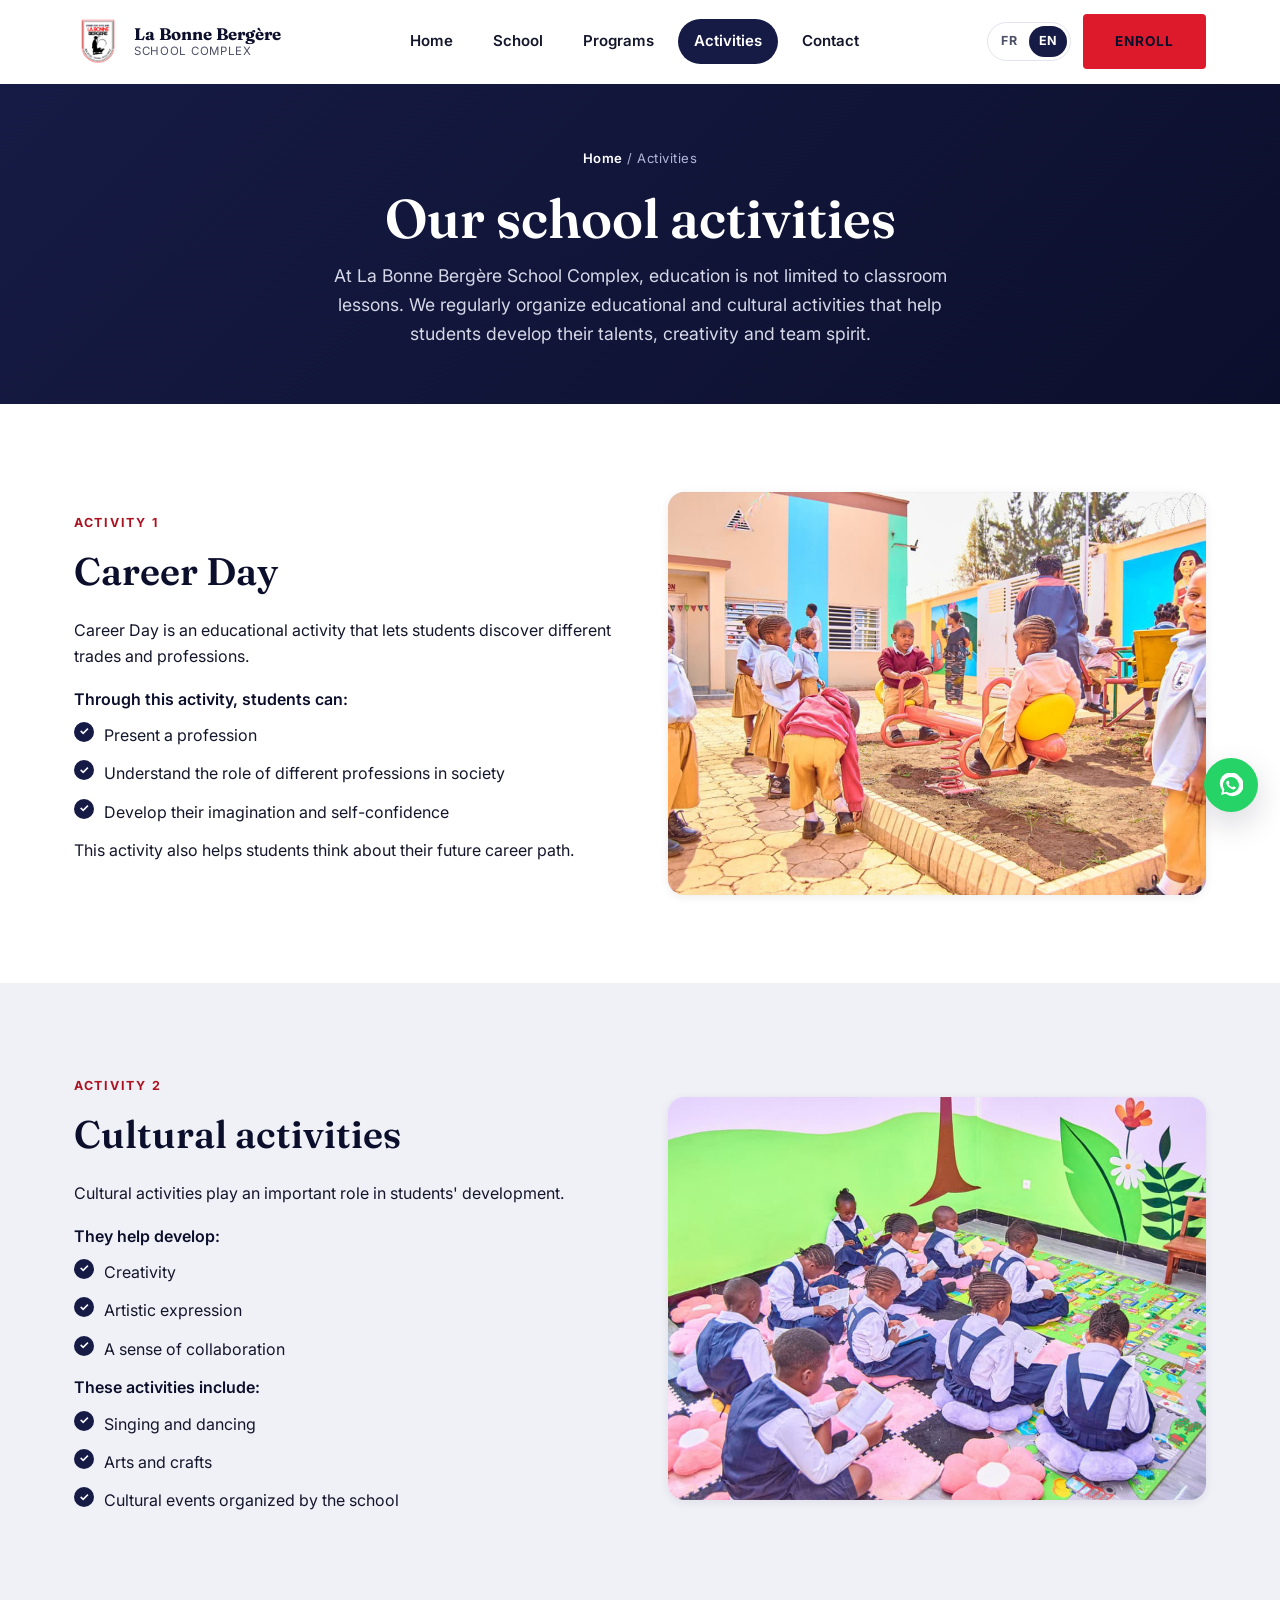
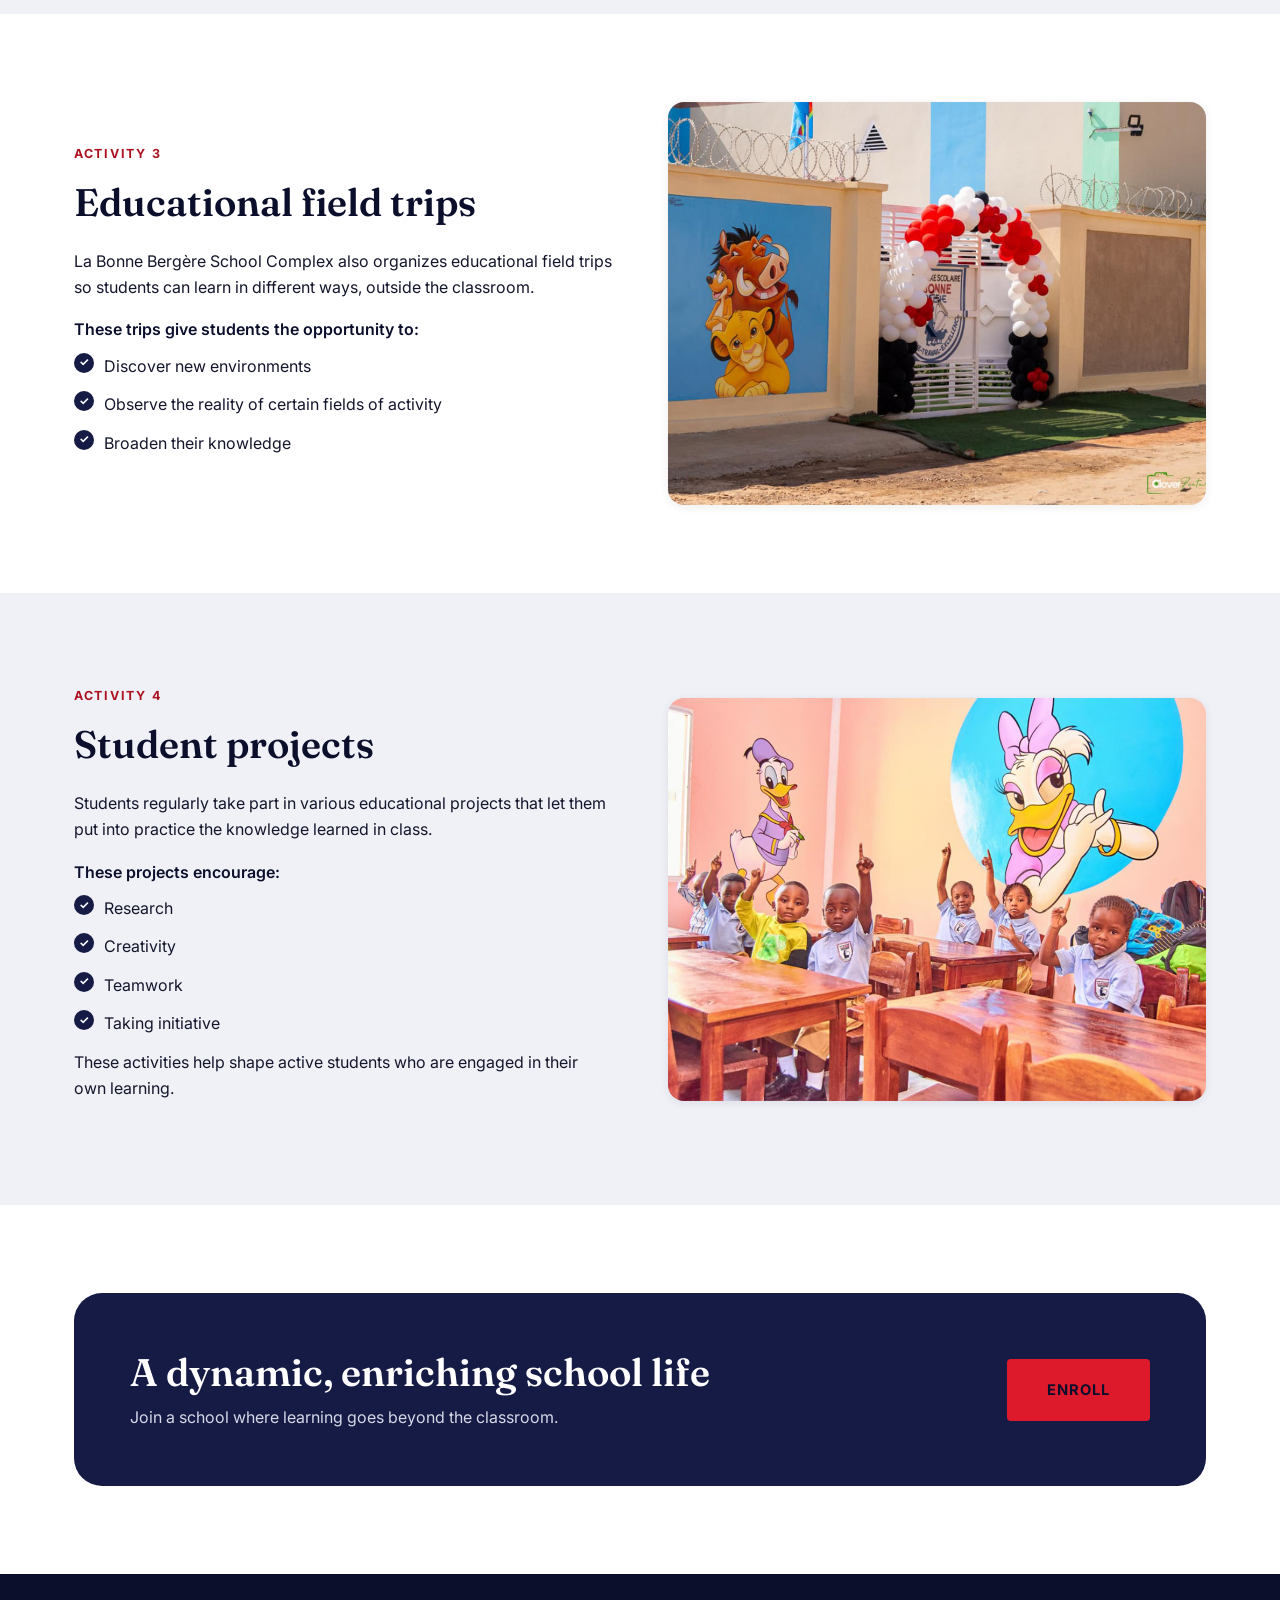
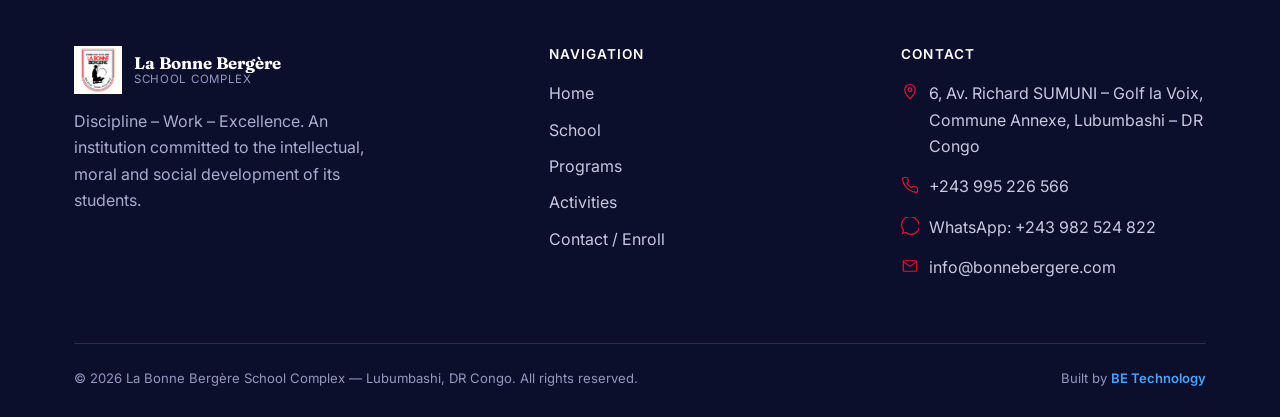
<file: en/activities.html>
<!DOCTYPE html>
<html lang="en">
<head>
<meta charset="UTF-8">
<meta name="viewport" content="width=device-width, initial-scale=1.0">
<title>School Activities — Career Day, Culture, Field Trips, Projects | La Bonne Bergère</title>
<meta name="description" content="Career Day, cultural activities, educational field trips and student projects at La Bonne Bergère School Complex.">
<link rel="alternate" hreflang="fr" href="https://bonnebergere.com/activites.html">
<link rel="alternate" hreflang="en" href="https://bonnebergere.com/en/activities.html">
<link rel="alternate" hreflang="x-default" href="https://bonnebergere.com/activites.html">
<link rel="preconnect" href="https://fonts.googleapis.com">
<link rel="preconnect" href="https://fonts.gstatic.com" crossorigin>
<link href="https://fonts.googleapis.com/css2?family=Fraunces:wght@500;600;700&family=Inter:wght@400;500;600;700&display=swap" rel="stylesheet">
<link rel="icon" href="../assets/images/favicon.jpg" type="image/jpeg">
<link rel="stylesheet" href="../css/style.css">
</head>
<body>

<header class="site-header">
  <div class="container nav-wrap">
    <a href="index.html" class="brand">
      <span class="brand-logo"><img src="../assets/images/logo.png" alt="" onerror="this.style.display='none'; this.parentElement.textContent='LBB';"></span>
      <span class="brand-text">
        <span class="brand-name">La Bonne Bergère</span>
        <span class="brand-tagline">School Complex</span>
      </span>
    </a>

    <nav class="main-nav" aria-label="Main navigation">
      <a href="index.html">Home</a>
      <a href="school.html">School</a>
      <a href="programs.html">Programs</a>
      <a href="activities.html" aria-current="page">Activities</a>
      <a href="contact.html">Contact</a>
    </nav>

    <div class="nav-actions">
      <div class="lang-switch">
        <a href="../activites.html">FR</a>
        <a href="activities.html" class="is-active" aria-current="true">EN</a>
      </div>
      <!-- TODO-ENROLLMENT-LINK -->
      <a href="#" class="btn btn-primary js-inscription-link">Enroll</a>
      <button type="button" class="nav-toggle" aria-label="Open menu" aria-expanded="false">
        <span></span><span></span><span></span>
      </button>
    </div>
  </div>
</header>

<main>

  <section class="page-hero">
    <div class="container">
      <p class="breadcrumb"><a href="index.html">Home</a> / Activities</p>
      <h1>Our school activities</h1>
      <p class="lead">At La Bonne Bergère School Complex, education is not limited to classroom lessons. We regularly organize educational and cultural activities that help students develop their talents, creativity and team spirit.</p>
    </div>
  </section>

  <!-- CAREER DAY -->
  <section>
    <div class="container split reverse">
      <div class="split-media reveal">
        <div class="media-frame">
          <img src="../assets/images/carnaval-metiers.jpg" alt="Career Day at La Bonne Bergère School Complex" loading="lazy">
          <span class="placeholder-label">
            <svg viewBox="0 0 24 24" fill="none" stroke="currentColor" stroke-width="1.6"><path d="M4 21V9l8-6 8 6v12"/><path d="M9 21v-6h6v6"/></svg>
            Photo: Career Day
          </span>
        </div>
      </div>
      <div class="split-text reveal">
        <span class="eyebrow">Activity 1</span>
        <h2>Career Day</h2>
        <p>Career Day is an educational activity that lets students discover different trades and professions.</p>
        <p class="list-intro">Through this activity, students can:</p>
        <ul class="check-list">
          <li>Present a profession</li>
          <li>Understand the role of different professions in society</li>
          <li>Develop their imagination and self-confidence</li>
        </ul>
        <p>This activity also helps students think about their future career path.</p>
      </div>
    </div>
  </section>

  <!-- CULTURAL ACTIVITIES -->
  <section class="section-alt">
    <div class="container split">
      <div class="split-text reveal">
        <span class="eyebrow">Activity 2</span>
        <h2>Cultural activities</h2>
        <p>Cultural activities play an important role in students' development.</p>
        <p class="list-intro">They help develop:</p>
        <ul class="check-list">
          <li>Creativity</li>
          <li>Artistic expression</li>
          <li>A sense of collaboration</li>
        </ul>
        <p class="list-intro">These activities include:</p>
        <ul class="check-list">
          <li>Singing and dancing</li>
          <li>Arts and crafts</li>
          <li>Cultural events organized by the school</li>
        </ul>
      </div>
      <div class="split-media reveal">
        <div class="media-frame">
          <img src="../assets/images/activites-culturelles.jpg" alt="Cultural activities at La Bonne Bergère School Complex" loading="lazy">
          <span class="placeholder-label">
            <svg viewBox="0 0 24 24" fill="none" stroke="currentColor" stroke-width="1.6"><path d="M9 18V5l11-2v13"/><circle cx="6" cy="18" r="3"/><circle cx="17" cy="16" r="3"/></svg>
            Photo: Cultural activities
          </span>
        </div>
      </div>
    </div>
  </section>

  <!-- FIELD TRIPS -->
  <section>
    <div class="container split reverse">
      <div class="split-media reveal">
        <div class="media-frame">
          <img src="../assets/images/sorties-educatives.jpg" alt="Educational field trips at La Bonne Bergère School Complex" loading="lazy">
          <span class="placeholder-label">
            <svg viewBox="0 0 24 24" fill="none" stroke="currentColor" stroke-width="1.6"><path d="M9 20l-5 1V6l5-2 6 2 5-1v15l-5 1-6-2z"/><path d="M9 4v16M15 6v16"/></svg>
            Photo: Educational field trips
          </span>
        </div>
      </div>
      <div class="split-text reveal">
        <span class="eyebrow">Activity 3</span>
        <h2>Educational field trips</h2>
        <p>La Bonne Bergère School Complex also organizes educational field trips so students can learn in different ways, outside the classroom.</p>
        <p class="list-intro">These trips give students the opportunity to:</p>
        <ul class="check-list">
          <li>Discover new environments</li>
          <li>Observe the reality of certain fields of activity</li>
          <li>Broaden their knowledge</li>
        </ul>
      </div>
    </div>
  </section>

  <!-- STUDENT PROJECTS -->
  <section class="section-alt">
    <div class="container split">
      <div class="split-text reveal">
        <span class="eyebrow">Activity 4</span>
        <h2>Student projects</h2>
        <p>Students regularly take part in various educational projects that let them put into practice the knowledge learned in class.</p>
        <p class="list-intro">These projects encourage:</p>
        <ul class="check-list">
          <li>Research</li>
          <li>Creativity</li>
          <li>Teamwork</li>
          <li>Taking initiative</li>
        </ul>
        <p>These activities help shape active students who are engaged in their own learning.</p>
      </div>
      <div class="split-media reveal">
        <div class="media-frame">
          <img src="../assets/images/projets-eleves.jpg" alt="Student projects at La Bonne Bergère School Complex" loading="lazy">
          <span class="placeholder-label">
            <svg viewBox="0 0 24 24" fill="none" stroke="currentColor" stroke-width="1.6"><path d="M12 2l2.5 6.5L21 11l-6.5 2.5L12 20l-2.5-6.5L3 11l6.5-2.5L12 2z"/></svg>
            Photo: Student projects
          </span>
        </div>
      </div>
    </div>
  </section>

  <!-- CTA -->
  <section>
    <div class="container">
      <div class="cta-banner reveal">
        <div>
          <h2>A dynamic, enriching school life</h2>
          <p>Join a school where learning goes beyond the classroom.</p>
        </div>
        <!-- TODO-ENROLLMENT-LINK -->
        <a href="#" class="btn btn-primary btn-lg js-inscription-link">Enroll</a>
      </div>
    </div>
  </section>

</main>

<footer class="site-footer">
  <div class="container">
    <div class="footer-grid">
      <div class="footer-brand">
        <a href="index.html" class="brand">
          <span class="brand-logo"><img src="../assets/images/logo.png" alt="" onerror="this.style.display='none'; this.parentElement.textContent='LBB';"></span>
          <span class="brand-text">
            <span class="brand-name">La Bonne Bergère</span>
            <span class="brand-tagline">School Complex</span>
          </span>
        </a>
        <p>Discipline – Work – Excellence. An institution committed to the intellectual, moral and social development of its students.</p>
      </div>

      <div>
        <h4>Navigation</h4>
        <ul class="footer-links">
          <li><a href="index.html">Home</a></li>
          <li><a href="school.html">School</a></li>
          <li><a href="programs.html">Programs</a></li>
          <li><a href="activities.html">Activities</a></li>
          <li><a href="contact.html">Contact / Enroll</a></li>
        </ul>
      </div>

      <div>
        <h4>Contact</h4>
        <ul class="footer-contact">
          <li>
            <svg viewBox="0 0 24 24" fill="none" stroke="currentColor" stroke-width="1.6"><path d="M12 21s7-6.5 7-12a7 7 0 1 0-14 0c0 5.5 7 12 7 12z"/><circle cx="12" cy="9" r="2.5"/></svg>
            <span>6, Av. Richard SUMUNI – Golf la Voix, Commune Annexe, Lubumbashi – DR Congo</span>
          </li>
          <li>
            <svg viewBox="0 0 24 24" fill="none" stroke="currentColor" stroke-width="1.6"><path d="M22 16.9v3a2 2 0 0 1-2.2 2 19.8 19.8 0 0 1-8.6-3.1 19.5 19.5 0 0 1-6-6A19.8 19.8 0 0 1 2.1 4.2 2 2 0 0 1 4.1 2h3a2 2 0 0 1 2 1.7c.1.9.3 1.8.6 2.7a2 2 0 0 1-.5 2.1L8 9.7a16 16 0 0 0 6 6l1.2-1.2a2 2 0 0 1 2.1-.5c.9.3 1.8.5 2.7.6a2 2 0 0 1 1.7 2z"/></svg>
            <a href="tel:+243995226566">+243 995 226 566</a>
          </li>
          <li>
            <svg viewBox="0 0 24 24" fill="none" stroke="currentColor" stroke-width="1.6"><path d="M20.5 3.5A11 11 0 0 0 3.3 17.4L2 22l4.7-1.3A11 11 0 1 0 20.5 3.5z"/></svg>
            <a href="https://wa.me/243982524822" target="_blank" rel="noopener">WhatsApp: +243 982 524 822</a>
          </li>
          <li>
            <svg viewBox="0 0 24 24" fill="none" stroke="currentColor" stroke-width="1.6"><path d="M4 5h16a1 1 0 0 1 1 1v12a1 1 0 0 1-1 1H4a1 1 0 0 1-1-1V6a1 1 0 0 1 1-1z"/><path d="M3.5 6.5l8.5 6 8.5-6"/></svg>
            <a href="mailto:info@bonnebergere.com">info@bonnebergere.com</a>
          </li>
        </ul>
      </div>
    </div>

    <div class="footer-bottom">
      <span>© <span data-year>2026</span> La Bonne Bergère School Complex — Lubumbashi, DR Congo. All rights reserved.</span>
      <span>Built by <a href="https://be-technology.net" target="_blank" rel="noopener">BE Technology</a></span>
    </div>
  </div>
</footer>

<div class="floating-actions">
  <a class="fab fab-whatsapp" href="https://wa.me/243982524822" target="_blank" rel="noopener" aria-label="Contact the school on WhatsApp">
    <svg viewBox="0 0 24 24" fill="currentColor"><path d="M20.5 3.5A11 11 0 0 0 3.3 17.4L2 22l4.7-1.3A11 11 0 1 0 20.5 3.5zM12 20a8 8 0 0 1-4.1-1.1l-.3-.2-3 .8.8-2.9-.2-.3A8 8 0 1 1 12 20zm4.4-6c-.2-.1-1.4-.7-1.6-.8-.2-.1-.4-.1-.5.1-.2.2-.6.8-.7.9-.1.1-.3.2-.5.1-.2-.1-1-.4-2-1.2-.7-.6-1.2-1.4-1.4-1.6-.1-.2 0-.4.1-.5l.4-.4c.1-.1.2-.3.2-.4.1-.1 0-.3 0-.4-.1-.1-.5-1.3-.7-1.7-.2-.5-.4-.4-.5-.4h-.5c-.2 0-.4.1-.6.3-.2.2-.8.8-.8 1.9s.8 2.2.9 2.4c.1.2 1.6 2.5 4 3.5.6.2 1 .4 1.3.5.6.2 1.1.2 1.5.1.5-.1 1.4-.6 1.6-1.1.2-.5.2-1 .1-1.1-.1-.1-.2-.2-.4-.3z"/></svg>
  </a>
  <button type="button" class="fab fab-top" aria-label="Back to top">
    <svg viewBox="0 0 24 24" fill="none" stroke="currentColor" stroke-width="2"><path d="M12 19V5M5 12l7-7 7 7"/></svg>
  </button>
</div>

<script src="../js/script.js"></script>
</body>
</html>
</file>
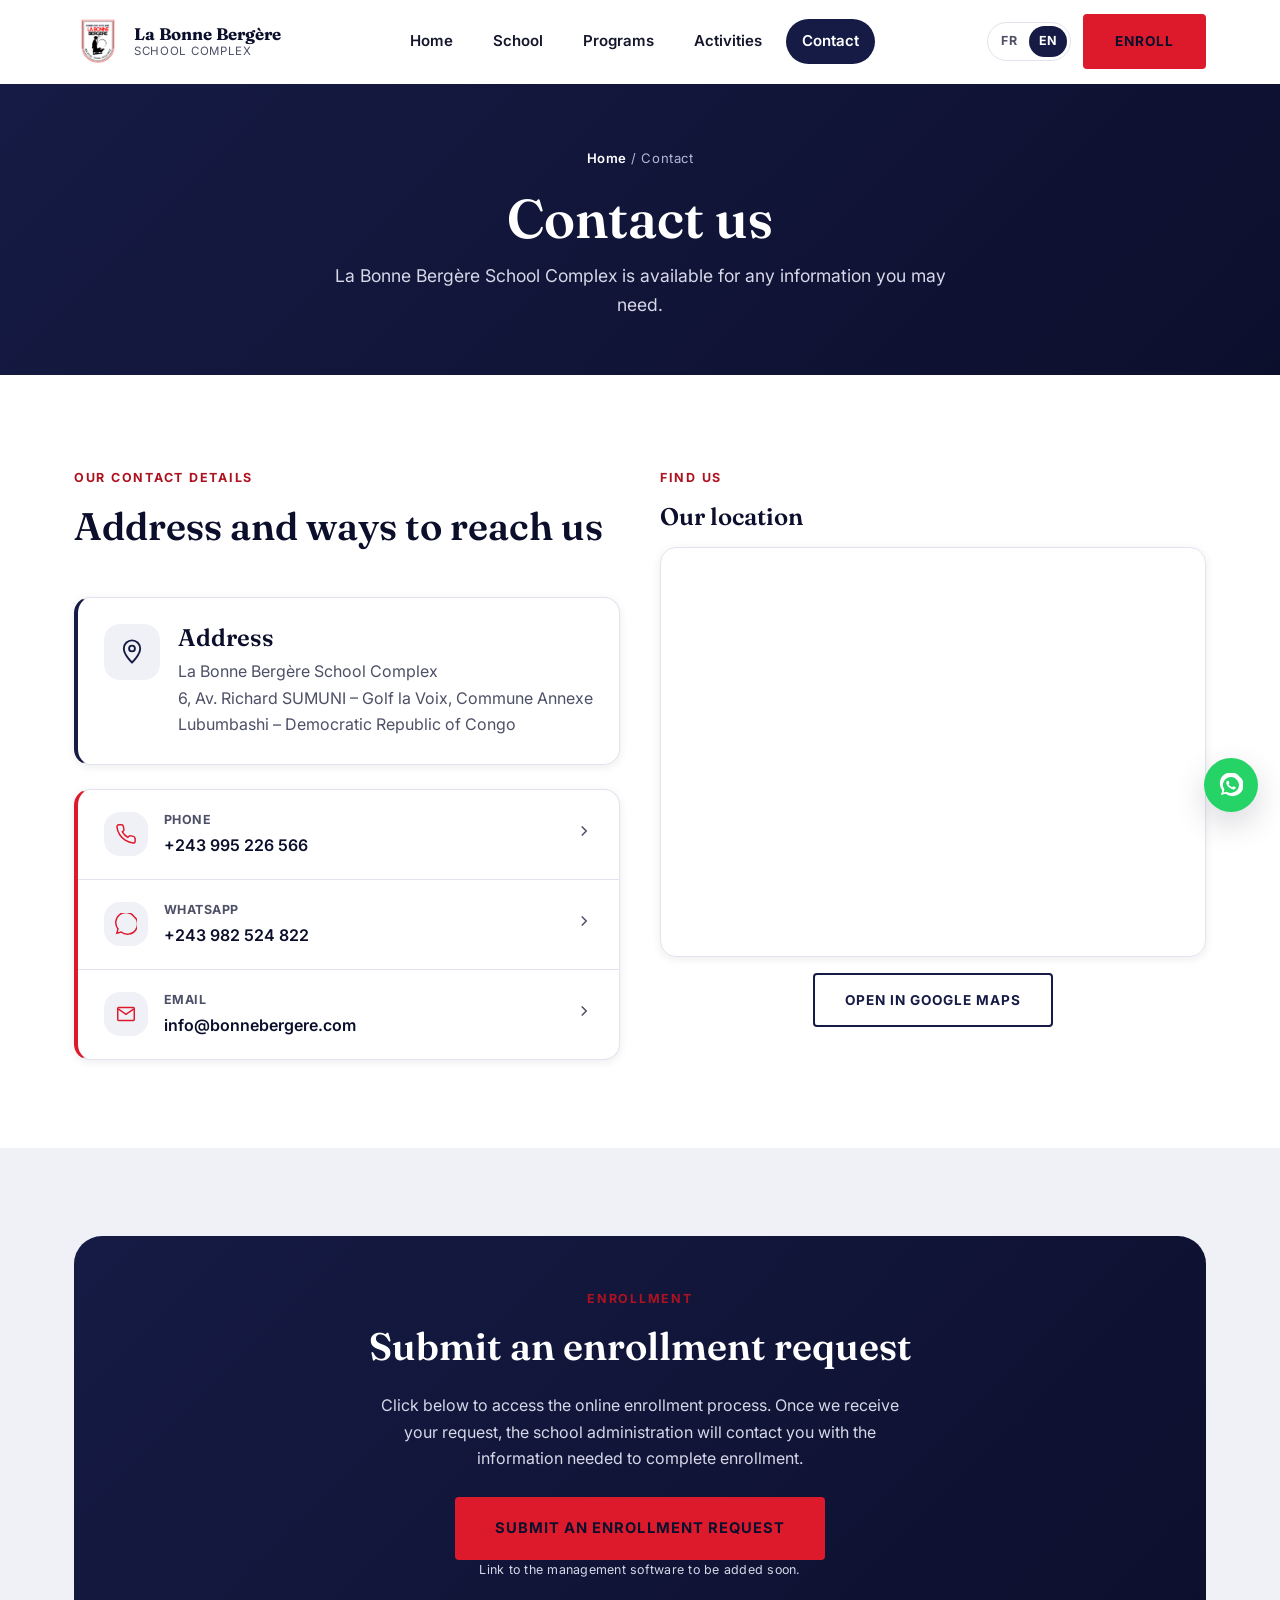
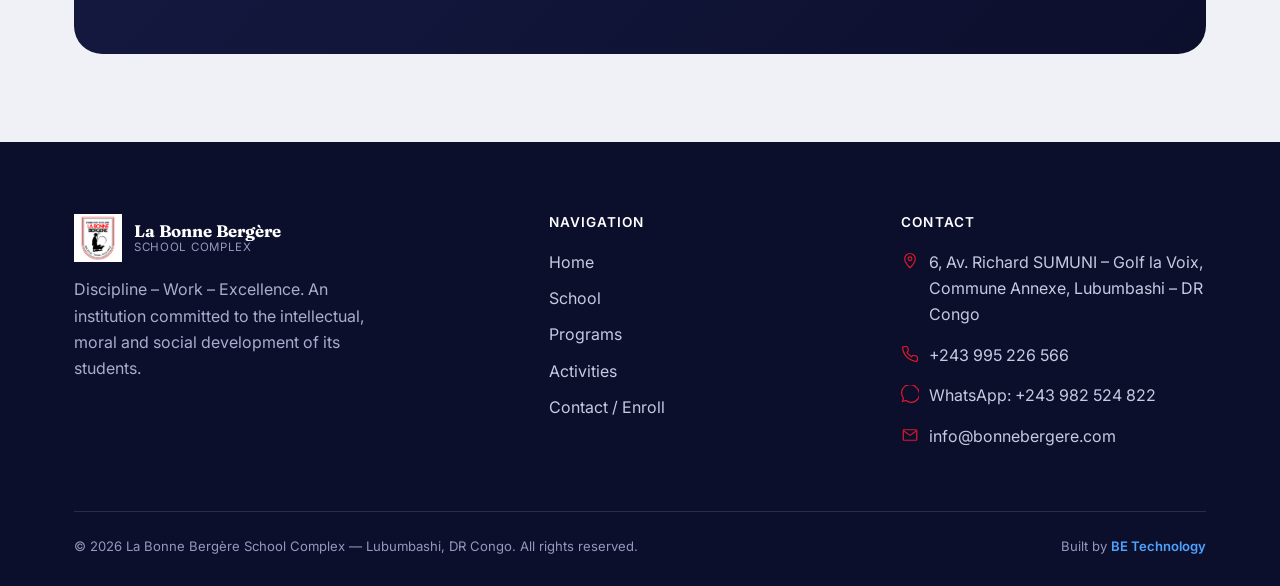
<file: en/contact.html>
<!DOCTYPE html>
<html lang="en">
<head>
<meta charset="UTF-8">
<meta name="viewport" content="width=device-width, initial-scale=1.0">
<title>Contact & Enrollment | La Bonne Bergère</title>
<meta name="description" content="Contact La Bonne Bergère School Complex in Lubumbashi: address, phone, WhatsApp, and how to enroll.">
<link rel="alternate" hreflang="fr" href="https://bonnebergere.com/contact.html">
<link rel="alternate" hreflang="en" href="https://bonnebergere.com/en/contact.html">
<link rel="alternate" hreflang="x-default" href="https://bonnebergere.com/contact.html">
<link rel="preconnect" href="https://fonts.googleapis.com">
<link rel="preconnect" href="https://fonts.gstatic.com" crossorigin>
<link href="https://fonts.googleapis.com/css2?family=Fraunces:wght@500;600;700&family=Inter:wght@400;500;600;700&display=swap" rel="stylesheet">
<link rel="icon" href="../assets/images/favicon.jpg" type="image/jpeg">
<link rel="stylesheet" href="../css/style.css">
</head>
<body>

<header class="site-header">
  <div class="container nav-wrap">
    <a href="index.html" class="brand">
      <span class="brand-logo"><img src="../assets/images/logo.png" alt="" onerror="this.style.display='none'; this.parentElement.textContent='LBB';"></span>
      <span class="brand-text">
        <span class="brand-name">La Bonne Bergère</span>
        <span class="brand-tagline">School Complex</span>
      </span>
    </a>

    <nav class="main-nav" aria-label="Main navigation">
      <a href="index.html">Home</a>
      <a href="school.html">School</a>
      <a href="programs.html">Programs</a>
      <a href="activities.html">Activities</a>
      <a href="contact.html" aria-current="page">Contact</a>
    </nav>

    <div class="nav-actions">
      <div class="lang-switch">
        <a href="../contact.html">FR</a>
        <a href="contact.html" class="is-active" aria-current="true">EN</a>
      </div>
      <!-- TODO-ENROLLMENT-LINK -->
      <a href="#" class="btn btn-primary js-inscription-link">Enroll</a>
      <button type="button" class="nav-toggle" aria-label="Open menu" aria-expanded="false">
        <span></span><span></span><span></span>
      </button>
    </div>
  </div>
</header>

<main>

  <section class="page-hero">
    <div class="container">
      <p class="breadcrumb"><a href="index.html">Home</a> / Contact</p>
      <h1>Contact us</h1>
      <p class="lead">La Bonne Bergère School Complex is available for any information you may need.</p>
    </div>
  </section>

  <!-- CONTACT INFO -->
  <section>
    <div class="container contact-grid">
      <div class="reveal">
        <div class="section-head">
          <span class="eyebrow">Our contact details</span>
          <h2>Address and ways to reach us</h2>
        </div>

        <div class="contact-card">
          <div class="card-icon">
            <svg viewBox="0 0 24 24" fill="none" stroke="currentColor" stroke-width="1.6"><path d="M12 21s7-6.5 7-12a7 7 0 1 0-14 0c0 5.5 7 12 7 12z"/><circle cx="12" cy="9" r="2.5"/></svg>
          </div>
          <div>
            <h3>Address</h3>
            <p>La Bonne Bergère School Complex<br>6, Av. Richard SUMUNI – Golf la Voix, Commune Annexe<br>Lubumbashi – Democratic Republic of Congo</p>
          </div>
        </div>

        <div class="contact-list">
          <a class="contact-list-item" href="tel:+243995226566">
            <span class="card-icon">
              <svg viewBox="0 0 24 24" fill="none" stroke="currentColor" stroke-width="1.6"><path d="M22 16.9v3a2 2 0 0 1-2.2 2 19.8 19.8 0 0 1-8.6-3.1 19.5 19.5 0 0 1-6-6A19.8 19.8 0 0 1 2.1 4.2 2 2 0 0 1 4.1 2h3a2 2 0 0 1 2 1.7c.1.9.3 1.8.6 2.7a2 2 0 0 1-.5 2.1L8 9.7a16 16 0 0 0 6 6l1.2-1.2a2 2 0 0 1 2.1-.5c.9.3 1.8.5 2.7.6a2 2 0 0 1 1.7 2z"/></svg>
            </span>
            <span>
              <span class="contact-list-item-label">Phone</span>
              <span class="contact-list-item-value">+243 995 226 566</span>
            </span>
            <span class="contact-list-item-arrow" aria-hidden="true">
              <svg viewBox="0 0 24 24" width="18" height="18" fill="none" stroke="currentColor" stroke-width="2"><path d="M9 6l6 6-6 6"/></svg>
            </span>
          </a>
          <a class="contact-list-item" href="https://wa.me/243982524822" target="_blank" rel="noopener">
            <span class="card-icon">
              <svg viewBox="0 0 24 24" fill="none" stroke="currentColor" stroke-width="1.6"><path d="M20.5 3.5A11 11 0 0 0 3.3 17.4L2 22l4.7-1.3A11 11 0 1 0 20.5 3.5z"/></svg>
            </span>
            <span>
              <span class="contact-list-item-label">WhatsApp</span>
              <span class="contact-list-item-value">+243 982 524 822</span>
            </span>
            <span class="contact-list-item-arrow" aria-hidden="true">
              <svg viewBox="0 0 24 24" width="18" height="18" fill="none" stroke="currentColor" stroke-width="2"><path d="M9 6l6 6-6 6"/></svg>
            </span>
          </a>
          <a class="contact-list-item" href="mailto:info@bonnebergere.com">
            <span class="card-icon">
              <svg viewBox="0 0 24 24" fill="none" stroke="currentColor" stroke-width="1.6"><path d="M4 5h16a1 1 0 0 1 1 1v12a1 1 0 0 1-1 1H4a1 1 0 0 1-1-1V6a1 1 0 0 1 1-1z"/><path d="M3.5 6.5l8.5 6 8.5-6"/></svg>
            </span>
            <span>
              <span class="contact-list-item-label">Email</span>
              <span class="contact-list-item-value">info@bonnebergere.com</span>
            </span>
            <span class="contact-list-item-arrow" aria-hidden="true">
              <svg viewBox="0 0 24 24" width="18" height="18" fill="none" stroke="currentColor" stroke-width="2"><path d="M9 6l6 6-6 6"/></svg>
            </span>
          </a>
        </div>
      </div>

      <div class="reveal">
        <div class="map-card-head">
          <div>
            <span class="eyebrow">Find us</span>
            <h3>Our location</h3>
          </div>
        </div>
        <div class="map-frame">
          <iframe
            src="https://maps.google.com/maps?q=Av.%20Richard%20Sumuni%2C%20Quartier%20Golf%20la%20Voix%2C%20Lubumbashi%2C%20RD%20Congo&t=&z=15&ie=UTF8&iwloc=&output=embed"
            title="Location of La Bonne Bergère School Complex"
            loading="lazy">
          </iframe>
        </div>
        <div class="map-cta">
          <a href="https://www.google.com/maps/search/?api=1&query=Av.+Richard+Sumuni+Quartier+Golf+la+Voix+Commune+Annexe+Lubumbashi+RD+Congo" target="_blank" rel="noopener" class="btn btn-outline">Open in Google Maps</a>
        </div>
      </div>
    </div>
  </section>

  <!-- ENROLLMENT -->
  <section class="section-alt">
    <div class="container">
      <div class="inscription-card reveal">
        <span class="eyebrow">Enrollment</span>
        <h2>Submit an enrollment request</h2>
        <p>Click below to access the online enrollment process. Once we receive your request, the school administration will contact you with the information needed to complete enrollment.</p>
        <!-- TODO-ENROLLMENT-LINK: replace href="#" with the school management software link -->
        <a href="#" class="btn btn-primary btn-lg js-inscription-link">Submit an enrollment request</a>
        <p class="todo-note">Link to the management software to be added soon.</p>
      </div>
    </div>
  </section>

</main>

<footer class="site-footer">
  <div class="container">
    <div class="footer-grid">
      <div class="footer-brand">
        <a href="index.html" class="brand">
          <span class="brand-logo"><img src="../assets/images/logo.png" alt="" onerror="this.style.display='none'; this.parentElement.textContent='LBB';"></span>
          <span class="brand-text">
            <span class="brand-name">La Bonne Bergère</span>
            <span class="brand-tagline">School Complex</span>
          </span>
        </a>
        <p>Discipline – Work – Excellence. An institution committed to the intellectual, moral and social development of its students.</p>
      </div>

      <div>
        <h4>Navigation</h4>
        <ul class="footer-links">
          <li><a href="index.html">Home</a></li>
          <li><a href="school.html">School</a></li>
          <li><a href="programs.html">Programs</a></li>
          <li><a href="activities.html">Activities</a></li>
          <li><a href="contact.html">Contact / Enroll</a></li>
        </ul>
      </div>

      <div>
        <h4>Contact</h4>
        <ul class="footer-contact">
          <li>
            <svg viewBox="0 0 24 24" fill="none" stroke="currentColor" stroke-width="1.6"><path d="M12 21s7-6.5 7-12a7 7 0 1 0-14 0c0 5.5 7 12 7 12z"/><circle cx="12" cy="9" r="2.5"/></svg>
            <span>6, Av. Richard SUMUNI – Golf la Voix, Commune Annexe, Lubumbashi – DR Congo</span>
          </li>
          <li>
            <svg viewBox="0 0 24 24" fill="none" stroke="currentColor" stroke-width="1.6"><path d="M22 16.9v3a2 2 0 0 1-2.2 2 19.8 19.8 0 0 1-8.6-3.1 19.5 19.5 0 0 1-6-6A19.8 19.8 0 0 1 2.1 4.2 2 2 0 0 1 4.1 2h3a2 2 0 0 1 2 1.7c.1.9.3 1.8.6 2.7a2 2 0 0 1-.5 2.1L8 9.7a16 16 0 0 0 6 6l1.2-1.2a2 2 0 0 1 2.1-.5c.9.3 1.8.5 2.7.6a2 2 0 0 1 1.7 2z"/></svg>
            <a href="tel:+243995226566">+243 995 226 566</a>
          </li>
          <li>
            <svg viewBox="0 0 24 24" fill="none" stroke="currentColor" stroke-width="1.6"><path d="M20.5 3.5A11 11 0 0 0 3.3 17.4L2 22l4.7-1.3A11 11 0 1 0 20.5 3.5z"/></svg>
            <a href="https://wa.me/243982524822" target="_blank" rel="noopener">WhatsApp: +243 982 524 822</a>
          </li>
          <li>
            <svg viewBox="0 0 24 24" fill="none" stroke="currentColor" stroke-width="1.6"><path d="M4 5h16a1 1 0 0 1 1 1v12a1 1 0 0 1-1 1H4a1 1 0 0 1-1-1V6a1 1 0 0 1 1-1z"/><path d="M3.5 6.5l8.5 6 8.5-6"/></svg>
            <a href="mailto:info@bonnebergere.com">info@bonnebergere.com</a>
          </li>
        </ul>
      </div>
    </div>

    <div class="footer-bottom">
      <span>© <span data-year>2026</span> La Bonne Bergère School Complex — Lubumbashi, DR Congo. All rights reserved.</span>
      <span>Built by <a href="https://be-technology.net" target="_blank" rel="noopener">BE Technology</a></span>
    </div>
  </div>
</footer>

<div class="floating-actions">
  <a class="fab fab-whatsapp" href="https://wa.me/243982524822" target="_blank" rel="noopener" aria-label="Contact the school on WhatsApp">
    <svg viewBox="0 0 24 24" fill="currentColor"><path d="M20.5 3.5A11 11 0 0 0 3.3 17.4L2 22l4.7-1.3A11 11 0 1 0 20.5 3.5zM12 20a8 8 0 0 1-4.1-1.1l-.3-.2-3 .8.8-2.9-.2-.3A8 8 0 1 1 12 20zm4.4-6c-.2-.1-1.4-.7-1.6-.8-.2-.1-.4-.1-.5.1-.2.2-.6.8-.7.9-.1.1-.3.2-.5.1-.2-.1-1-.4-2-1.2-.7-.6-1.2-1.4-1.4-1.6-.1-.2 0-.4.1-.5l.4-.4c.1-.1.2-.3.2-.4.1-.1 0-.3 0-.4-.1-.1-.5-1.3-.7-1.7-.2-.5-.4-.4-.5-.4h-.5c-.2 0-.4.1-.6.3-.2.2-.8.8-.8 1.9s.8 2.2.9 2.4c.1.2 1.6 2.5 4 3.5.6.2 1 .4 1.3.5.6.2 1.1.2 1.5.1.5-.1 1.4-.6 1.6-1.1.2-.5.2-1 .1-1.1-.1-.1-.2-.2-.4-.3z"/></svg>
  </a>
  <button type="button" class="fab fab-top" aria-label="Back to top">
    <svg viewBox="0 0 24 24" fill="none" stroke="currentColor" stroke-width="2"><path d="M12 19V5M5 12l7-7 7 7"/></svg>
  </button>
</div>

<script src="../js/script.js"></script>
</body>
</html>
</file>
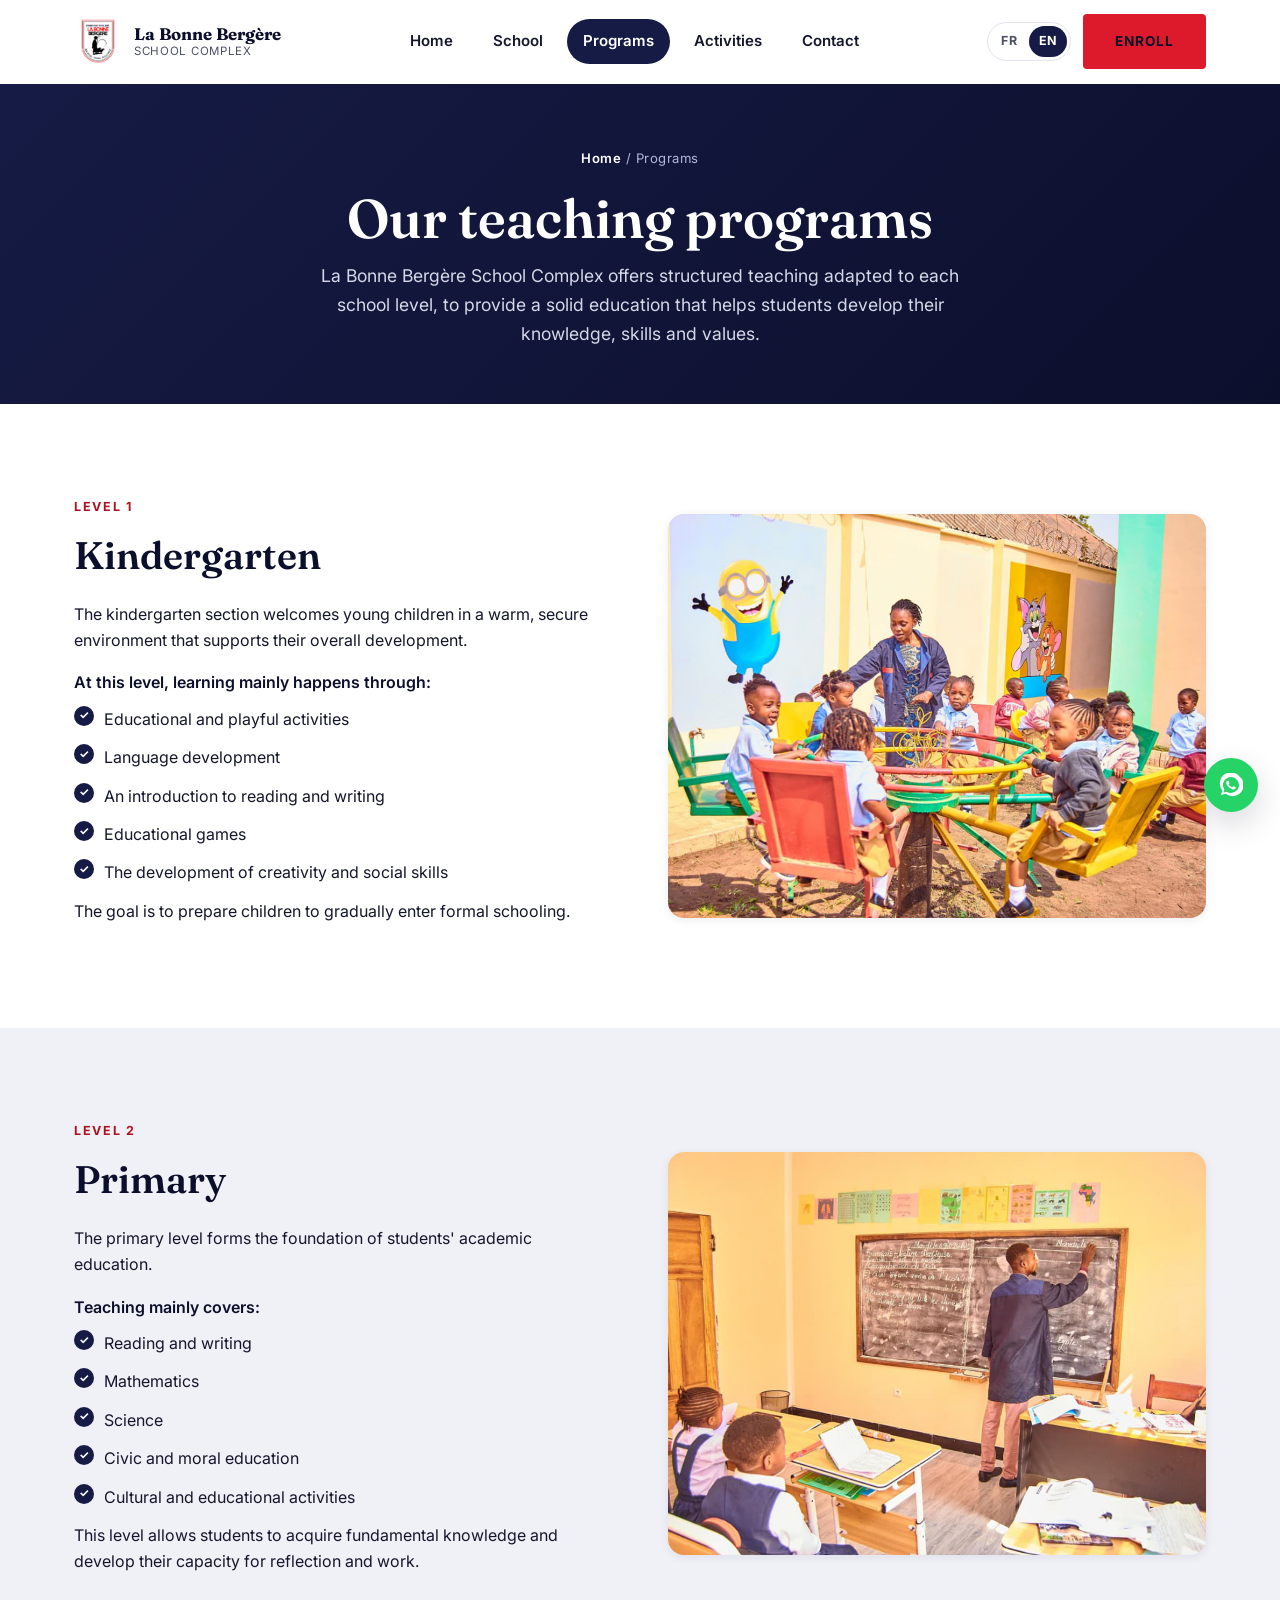
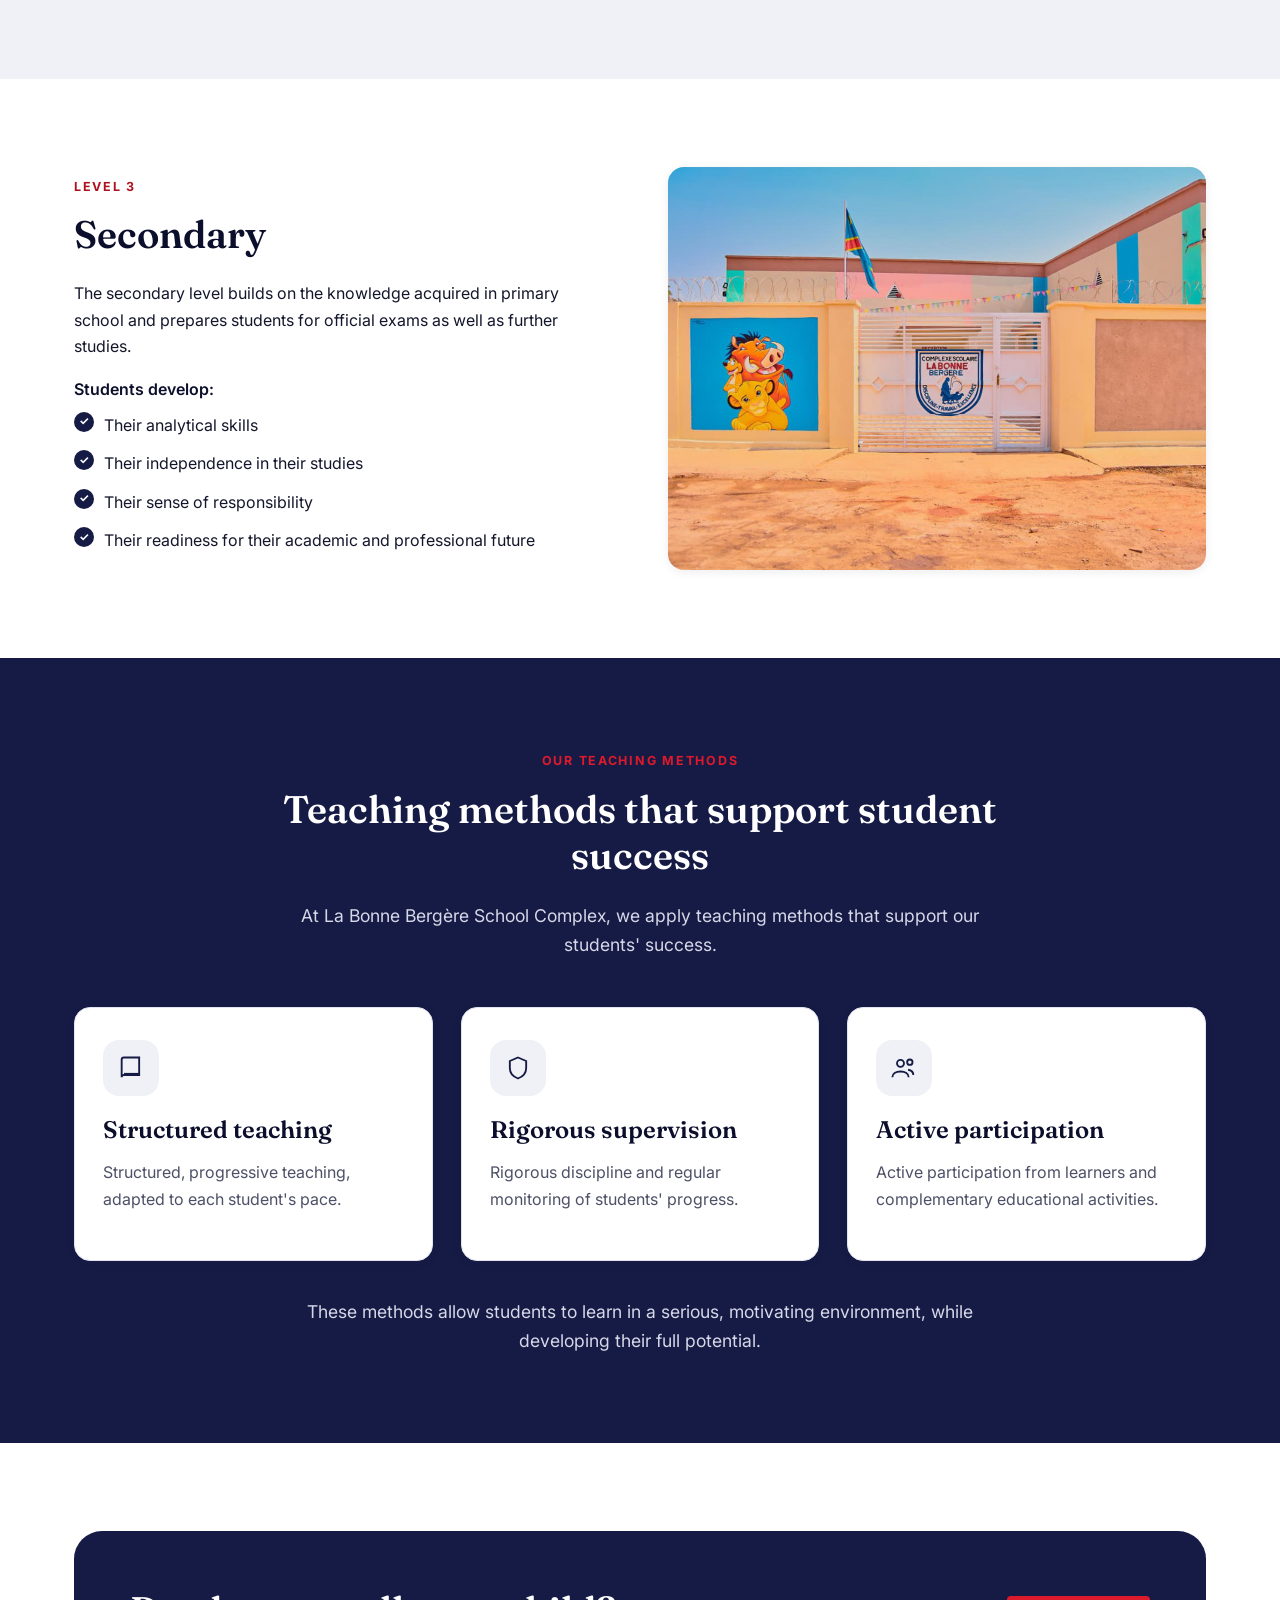
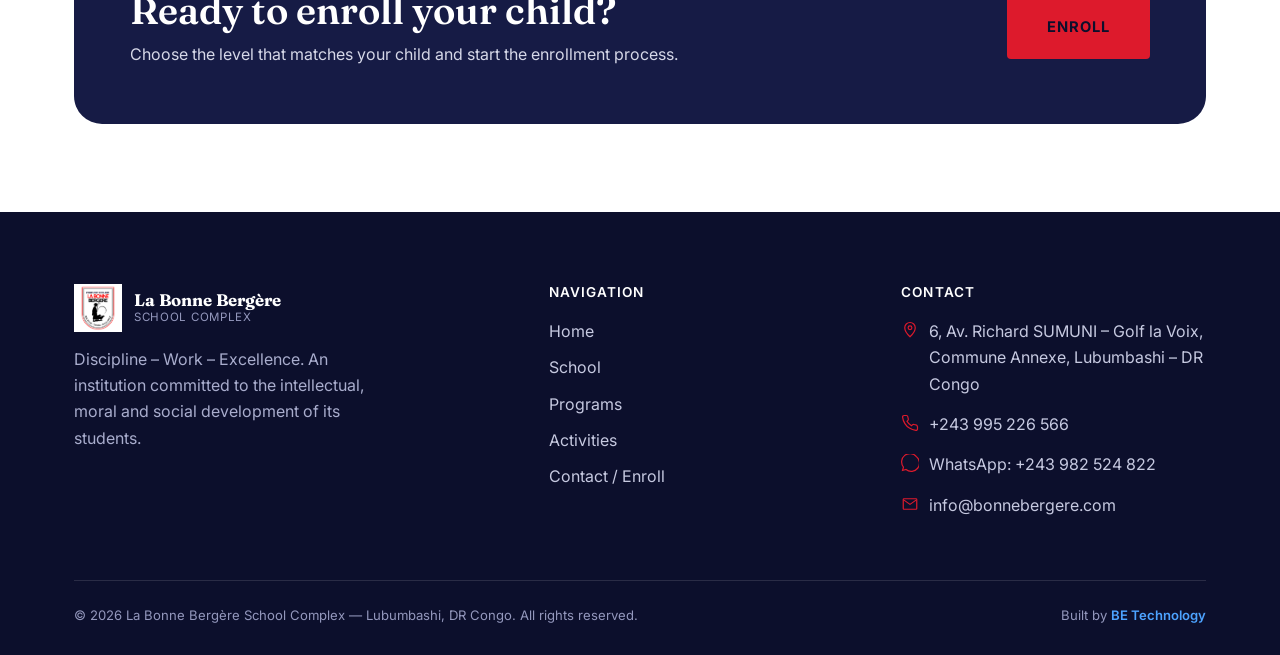
<file: en/programs.html>
<!DOCTYPE html>
<html lang="en">
<head>
<meta charset="UTF-8">
<meta name="viewport" content="width=device-width, initial-scale=1.0">
<title>Programs — Kindergarten, Primary, Secondary | La Bonne Bergère</title>
<meta name="description" content="Discover the Kindergarten, Primary and Secondary programs at La Bonne Bergère School Complex, as well as our teaching methods.">
<link rel="alternate" hreflang="fr" href="https://bonnebergere.com/programme.html">
<link rel="alternate" hreflang="en" href="https://bonnebergere.com/en/programs.html">
<link rel="alternate" hreflang="x-default" href="https://bonnebergere.com/programme.html">
<link rel="preconnect" href="https://fonts.googleapis.com">
<link rel="preconnect" href="https://fonts.gstatic.com" crossorigin>
<link href="https://fonts.googleapis.com/css2?family=Fraunces:wght@500;600;700&family=Inter:wght@400;500;600;700&display=swap" rel="stylesheet">
<link rel="icon" href="../assets/images/favicon.jpg" type="image/jpeg">
<link rel="stylesheet" href="../css/style.css">
</head>
<body>

<header class="site-header">
  <div class="container nav-wrap">
    <a href="index.html" class="brand">
      <span class="brand-logo"><img src="../assets/images/logo.png" alt="" onerror="this.style.display='none'; this.parentElement.textContent='LBB';"></span>
      <span class="brand-text">
        <span class="brand-name">La Bonne Bergère</span>
        <span class="brand-tagline">School Complex</span>
      </span>
    </a>

    <nav class="main-nav" aria-label="Main navigation">
      <a href="index.html">Home</a>
      <a href="school.html">School</a>
      <a href="programs.html" aria-current="page">Programs</a>
      <a href="activities.html">Activities</a>
      <a href="contact.html">Contact</a>
    </nav>

    <div class="nav-actions">
      <div class="lang-switch">
        <a href="../programme.html">FR</a>
        <a href="programs.html" class="is-active" aria-current="true">EN</a>
      </div>
      <!-- TODO-ENROLLMENT-LINK -->
      <a href="#" class="btn btn-primary js-inscription-link">Enroll</a>
      <button type="button" class="nav-toggle" aria-label="Open menu" aria-expanded="false">
        <span></span><span></span><span></span>
      </button>
    </div>
  </div>
</header>

<main>

  <section class="page-hero">
    <div class="container">
      <p class="breadcrumb"><a href="index.html">Home</a> / Programs</p>
      <h1>Our teaching programs</h1>
      <p class="lead">La Bonne Bergère School Complex offers structured teaching adapted to each school level, to provide a solid education that helps students develop their knowledge, skills and values.</p>
    </div>
  </section>

  <!-- KINDERGARTEN -->
  <section id="kindergarten">
    <div class="container split reverse">
      <div class="split-media reveal">
        <div class="media-frame">
          <img src="../assets/images/programme-maternelle.jpg" alt="Kindergarten section at La Bonne Bergère School Complex" loading="lazy">
          <span class="placeholder-label">
            <svg viewBox="0 0 24 24" fill="none" stroke="currentColor" stroke-width="1.6"><circle cx="12" cy="8" r="3"/><path d="M5 20c0-3.5 3-6 7-6s7 2.5 7 6"/></svg>
            Photo: Kindergarten section
          </span>
        </div>
      </div>
      <div class="split-text reveal">
        <span class="eyebrow">Level 1</span>
        <h2>Kindergarten</h2>
        <p>The kindergarten section welcomes young children in a warm, secure environment that supports their overall development.</p>
        <p class="list-intro">At this level, learning mainly happens through:</p>
        <ul class="check-list">
          <li>Educational and playful activities</li>
          <li>Language development</li>
          <li>An introduction to reading and writing</li>
          <li>Educational games</li>
          <li>The development of creativity and social skills</li>
        </ul>
        <p>The goal is to prepare children to gradually enter formal schooling.</p>
      </div>
    </div>
  </section>

  <!-- PRIMARY -->
  <section id="primary" class="section-alt">
    <div class="container split">
      <div class="split-text reveal">
        <span class="eyebrow">Level 2</span>
        <h2>Primary</h2>
        <p>The primary level forms the foundation of students' academic education.</p>
        <p class="list-intro">Teaching mainly covers:</p>
        <ul class="check-list">
          <li>Reading and writing</li>
          <li>Mathematics</li>
          <li>Science</li>
          <li>Civic and moral education</li>
          <li>Cultural and educational activities</li>
        </ul>
        <p>This level allows students to acquire fundamental knowledge and develop their capacity for reflection and work.</p>
      </div>
      <div class="split-media reveal">
        <div class="media-frame">
          <img src="../assets/images/programme-primaire.jpg" alt="Primary section at La Bonne Bergère School Complex" loading="lazy">
          <span class="placeholder-label">
            <svg viewBox="0 0 24 24" fill="none" stroke="currentColor" stroke-width="1.6"><path d="M4 5.5C6 4.5 9 4 12 5c3-1 6-.5 8 .5v13c-2-1-5-1.5-8-.5-3-1-6-.5-8 .5v-13z"/></svg>
            Photo: Primary section
          </span>
        </div>
      </div>
    </div>
  </section>

  <!-- SECONDARY -->
  <section id="secondary">
    <div class="container split reverse">
      <div class="split-media reveal">
        <div class="media-frame">
          <img src="../assets/images/programme-secondaire.jpg" alt="Secondary section at La Bonne Bergère School Complex" loading="lazy">
          <span class="placeholder-label">
            <svg viewBox="0 0 24 24" fill="none" stroke="currentColor" stroke-width="1.6"><path d="M2 9l10-5 10 5-10 5-10-5z"/><path d="M6 11v5c0 1.5 3 3 6 3s6-1.5 6-3v-5"/></svg>
            Photo: Secondary section
          </span>
        </div>
      </div>
      <div class="split-text reveal">
        <span class="eyebrow">Level 3</span>
        <h2>Secondary</h2>
        <p>The secondary level builds on the knowledge acquired in primary school and prepares students for official exams as well as further studies.</p>
        <p class="list-intro">Students develop:</p>
        <ul class="check-list">
          <li>Their analytical skills</li>
          <li>Their independence in their studies</li>
          <li>Their sense of responsibility</li>
          <li>Their readiness for their academic and professional future</li>
        </ul>
      </div>
    </div>
  </section>

  <!-- METHODS -->
  <section class="section-primary">
    <div class="container">
      <div class="section-head center reveal">
        <span class="eyebrow">Our teaching methods</span>
        <h2>Teaching methods that support student success</h2>
        <p class="lead">At La Bonne Bergère School Complex, we apply teaching methods that support our students' success.</p>
      </div>

      <div class="grid grid-3 reveal">
        <div class="card">
          <div class="card-icon"><svg viewBox="0 0 24 24" fill="none" stroke="currentColor" stroke-width="1.6"><path d="M4 19.5V5a2 2 0 0 1 2-2h13v15H6a2 2 0 0 0-2 2z"/><path d="M6 17h13"/></svg></div>
          <h3>Structured teaching</h3>
          <p>Structured, progressive teaching, adapted to each student's pace.</p>
        </div>
        <div class="card">
          <div class="card-icon"><svg viewBox="0 0 24 24" fill="none" stroke="currentColor" stroke-width="1.6"><path d="M12 3l7 3v6c0 4.5-3 7.5-7 9-4-1.5-7-4.5-7-9V6l7-3z"/></svg></div>
          <h3>Rigorous supervision</h3>
          <p>Rigorous discipline and regular monitoring of students' progress.</p>
        </div>
        <div class="card">
          <div class="card-icon"><svg viewBox="0 0 24 24" fill="none" stroke="currentColor" stroke-width="1.6"><circle cx="9" cy="8" r="3"/><path d="M2 20c0-3 3-5 7-5s7 2 7 5"/><circle cx="17" cy="7" r="2.3"/><path d="M15.5 13.5c2.7.4 4.5 2 4.5 4.5"/></svg></div>
          <h3>Active participation</h3>
          <p>Active participation from learners and complementary educational activities.</p>
        </div>
      </div>
      <p class="lead lead-narrow-center">These methods allow students to learn in a serious, motivating environment, while developing their full potential.</p>
    </div>
  </section>

  <!-- CTA -->
  <section>
    <div class="container">
      <div class="cta-banner reveal">
        <div>
          <h2>Ready to enroll your child?</h2>
          <p>Choose the level that matches your child and start the enrollment process.</p>
        </div>
        <!-- TODO-ENROLLMENT-LINK -->
        <a href="#" class="btn btn-primary btn-lg js-inscription-link">Enroll</a>
      </div>
    </div>
  </section>

</main>

<footer class="site-footer">
  <div class="container">
    <div class="footer-grid">
      <div class="footer-brand">
        <a href="index.html" class="brand">
          <span class="brand-logo"><img src="../assets/images/logo.png" alt="" onerror="this.style.display='none'; this.parentElement.textContent='LBB';"></span>
          <span class="brand-text">
            <span class="brand-name">La Bonne Bergère</span>
            <span class="brand-tagline">School Complex</span>
          </span>
        </a>
        <p>Discipline – Work – Excellence. An institution committed to the intellectual, moral and social development of its students.</p>
      </div>

      <div>
        <h4>Navigation</h4>
        <ul class="footer-links">
          <li><a href="index.html">Home</a></li>
          <li><a href="school.html">School</a></li>
          <li><a href="programs.html">Programs</a></li>
          <li><a href="activities.html">Activities</a></li>
          <li><a href="contact.html">Contact / Enroll</a></li>
        </ul>
      </div>

      <div>
        <h4>Contact</h4>
        <ul class="footer-contact">
          <li>
            <svg viewBox="0 0 24 24" fill="none" stroke="currentColor" stroke-width="1.6"><path d="M12 21s7-6.5 7-12a7 7 0 1 0-14 0c0 5.5 7 12 7 12z"/><circle cx="12" cy="9" r="2.5"/></svg>
            <span>6, Av. Richard SUMUNI – Golf la Voix, Commune Annexe, Lubumbashi – DR Congo</span>
          </li>
          <li>
            <svg viewBox="0 0 24 24" fill="none" stroke="currentColor" stroke-width="1.6"><path d="M22 16.9v3a2 2 0 0 1-2.2 2 19.8 19.8 0 0 1-8.6-3.1 19.5 19.5 0 0 1-6-6A19.8 19.8 0 0 1 2.1 4.2 2 2 0 0 1 4.1 2h3a2 2 0 0 1 2 1.7c.1.9.3 1.8.6 2.7a2 2 0 0 1-.5 2.1L8 9.7a16 16 0 0 0 6 6l1.2-1.2a2 2 0 0 1 2.1-.5c.9.3 1.8.5 2.7.6a2 2 0 0 1 1.7 2z"/></svg>
            <a href="tel:+243995226566">+243 995 226 566</a>
          </li>
          <li>
            <svg viewBox="0 0 24 24" fill="none" stroke="currentColor" stroke-width="1.6"><path d="M20.5 3.5A11 11 0 0 0 3.3 17.4L2 22l4.7-1.3A11 11 0 1 0 20.5 3.5z"/></svg>
            <a href="https://wa.me/243982524822" target="_blank" rel="noopener">WhatsApp: +243 982 524 822</a>
          </li>
          <li>
            <svg viewBox="0 0 24 24" fill="none" stroke="currentColor" stroke-width="1.6"><path d="M4 5h16a1 1 0 0 1 1 1v12a1 1 0 0 1-1 1H4a1 1 0 0 1-1-1V6a1 1 0 0 1 1-1z"/><path d="M3.5 6.5l8.5 6 8.5-6"/></svg>
            <a href="mailto:info@bonnebergere.com">info@bonnebergere.com</a>
          </li>
        </ul>
      </div>
    </div>

    <div class="footer-bottom">
      <span>© <span data-year>2026</span> La Bonne Bergère School Complex — Lubumbashi, DR Congo. All rights reserved.</span>
      <span>Built by <a href="https://be-technology.net" target="_blank" rel="noopener">BE Technology</a></span>
    </div>
  </div>
</footer>

<div class="floating-actions">
  <a class="fab fab-whatsapp" href="https://wa.me/243982524822" target="_blank" rel="noopener" aria-label="Contact the school on WhatsApp">
    <svg viewBox="0 0 24 24" fill="currentColor"><path d="M20.5 3.5A11 11 0 0 0 3.3 17.4L2 22l4.7-1.3A11 11 0 1 0 20.5 3.5zM12 20a8 8 0 0 1-4.1-1.1l-.3-.2-3 .8.8-2.9-.2-.3A8 8 0 1 1 12 20zm4.4-6c-.2-.1-1.4-.7-1.6-.8-.2-.1-.4-.1-.5.1-.2.2-.6.8-.7.9-.1.1-.3.2-.5.1-.2-.1-1-.4-2-1.2-.7-.6-1.2-1.4-1.4-1.6-.1-.2 0-.4.1-.5l.4-.4c.1-.1.2-.3.2-.4.1-.1 0-.3 0-.4-.1-.1-.5-1.3-.7-1.7-.2-.5-.4-.4-.5-.4h-.5c-.2 0-.4.1-.6.3-.2.2-.8.8-.8 1.9s.8 2.2.9 2.4c.1.2 1.6 2.5 4 3.5.6.2 1 .4 1.3.5.6.2 1.1.2 1.5.1.5-.1 1.4-.6 1.6-1.1.2-.5.2-1 .1-1.1-.1-.1-.2-.2-.4-.3z"/></svg>
  </a>
  <button type="button" class="fab fab-top" aria-label="Back to top">
    <svg viewBox="0 0 24 24" fill="none" stroke="currentColor" stroke-width="2"><path d="M12 19V5M5 12l7-7 7 7"/></svg>
  </button>
</div>

<script src="../js/script.js"></script>
</body>
</html>
</file>
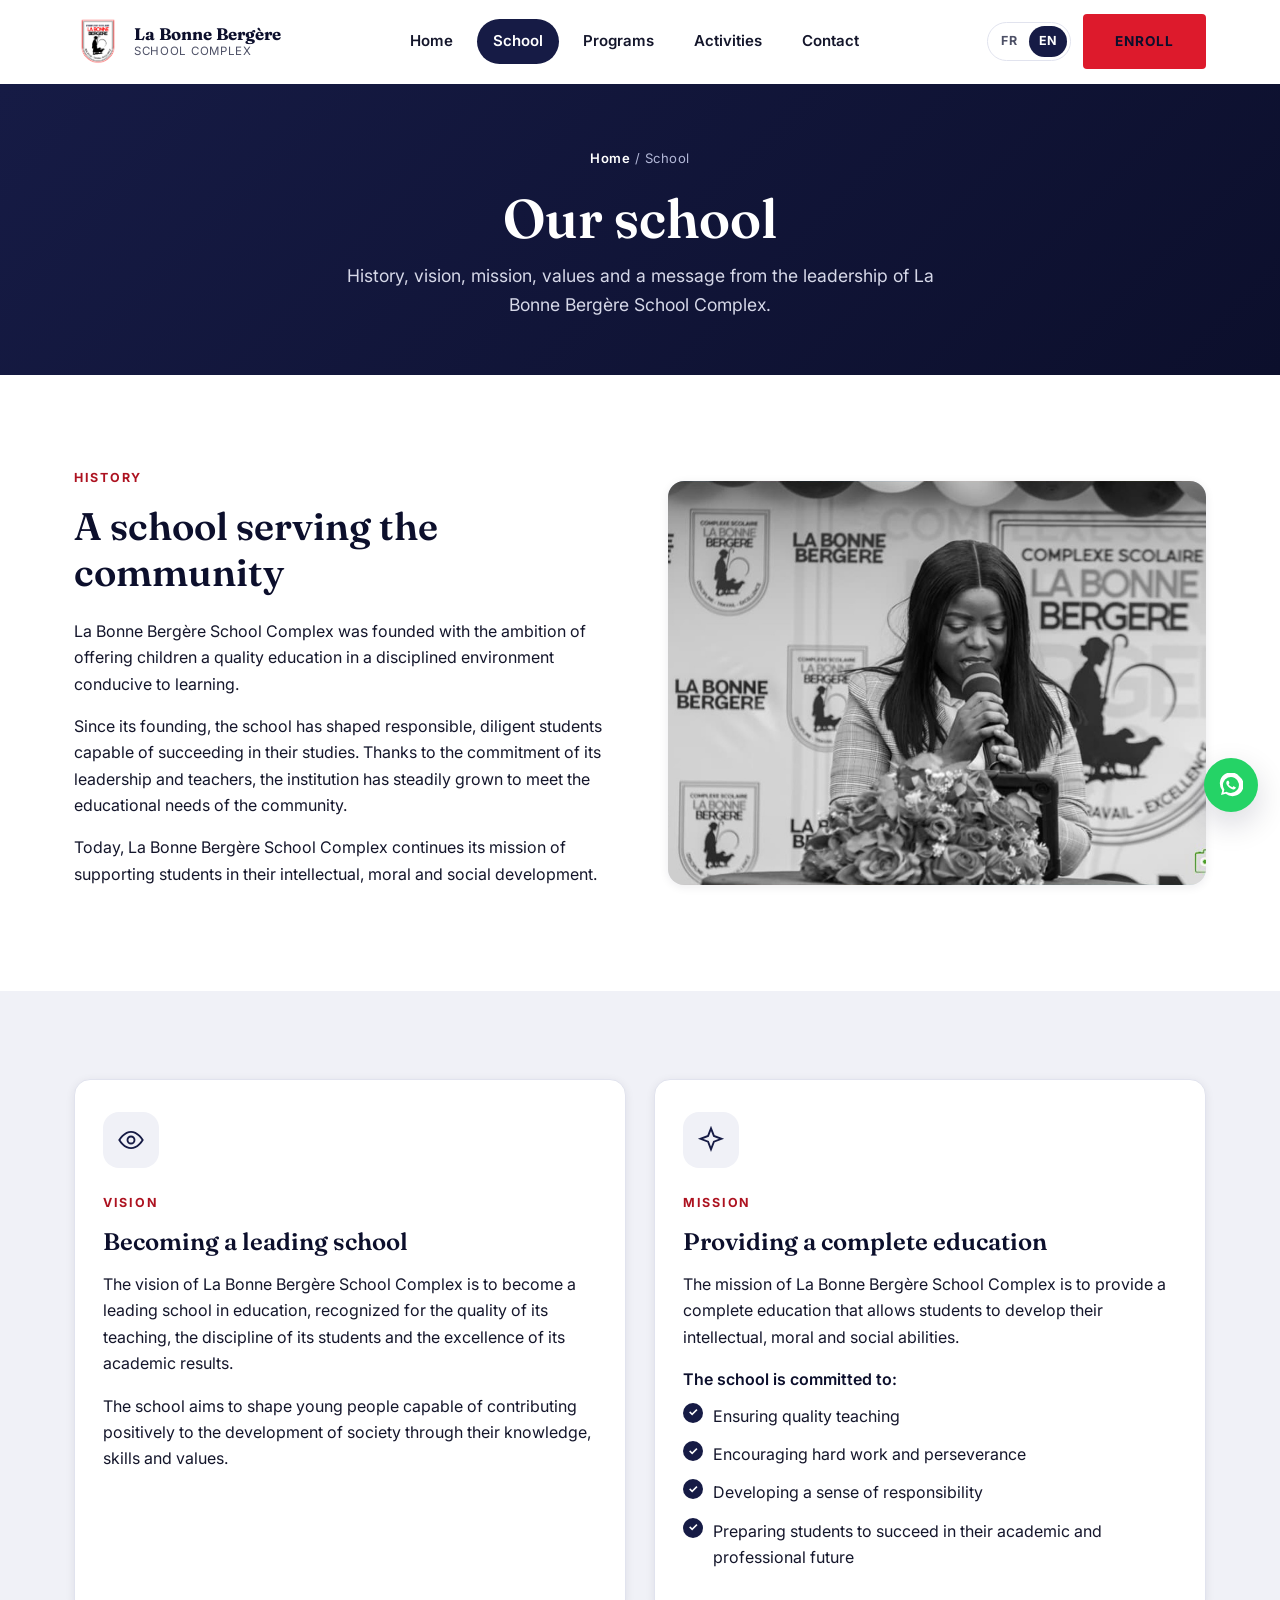
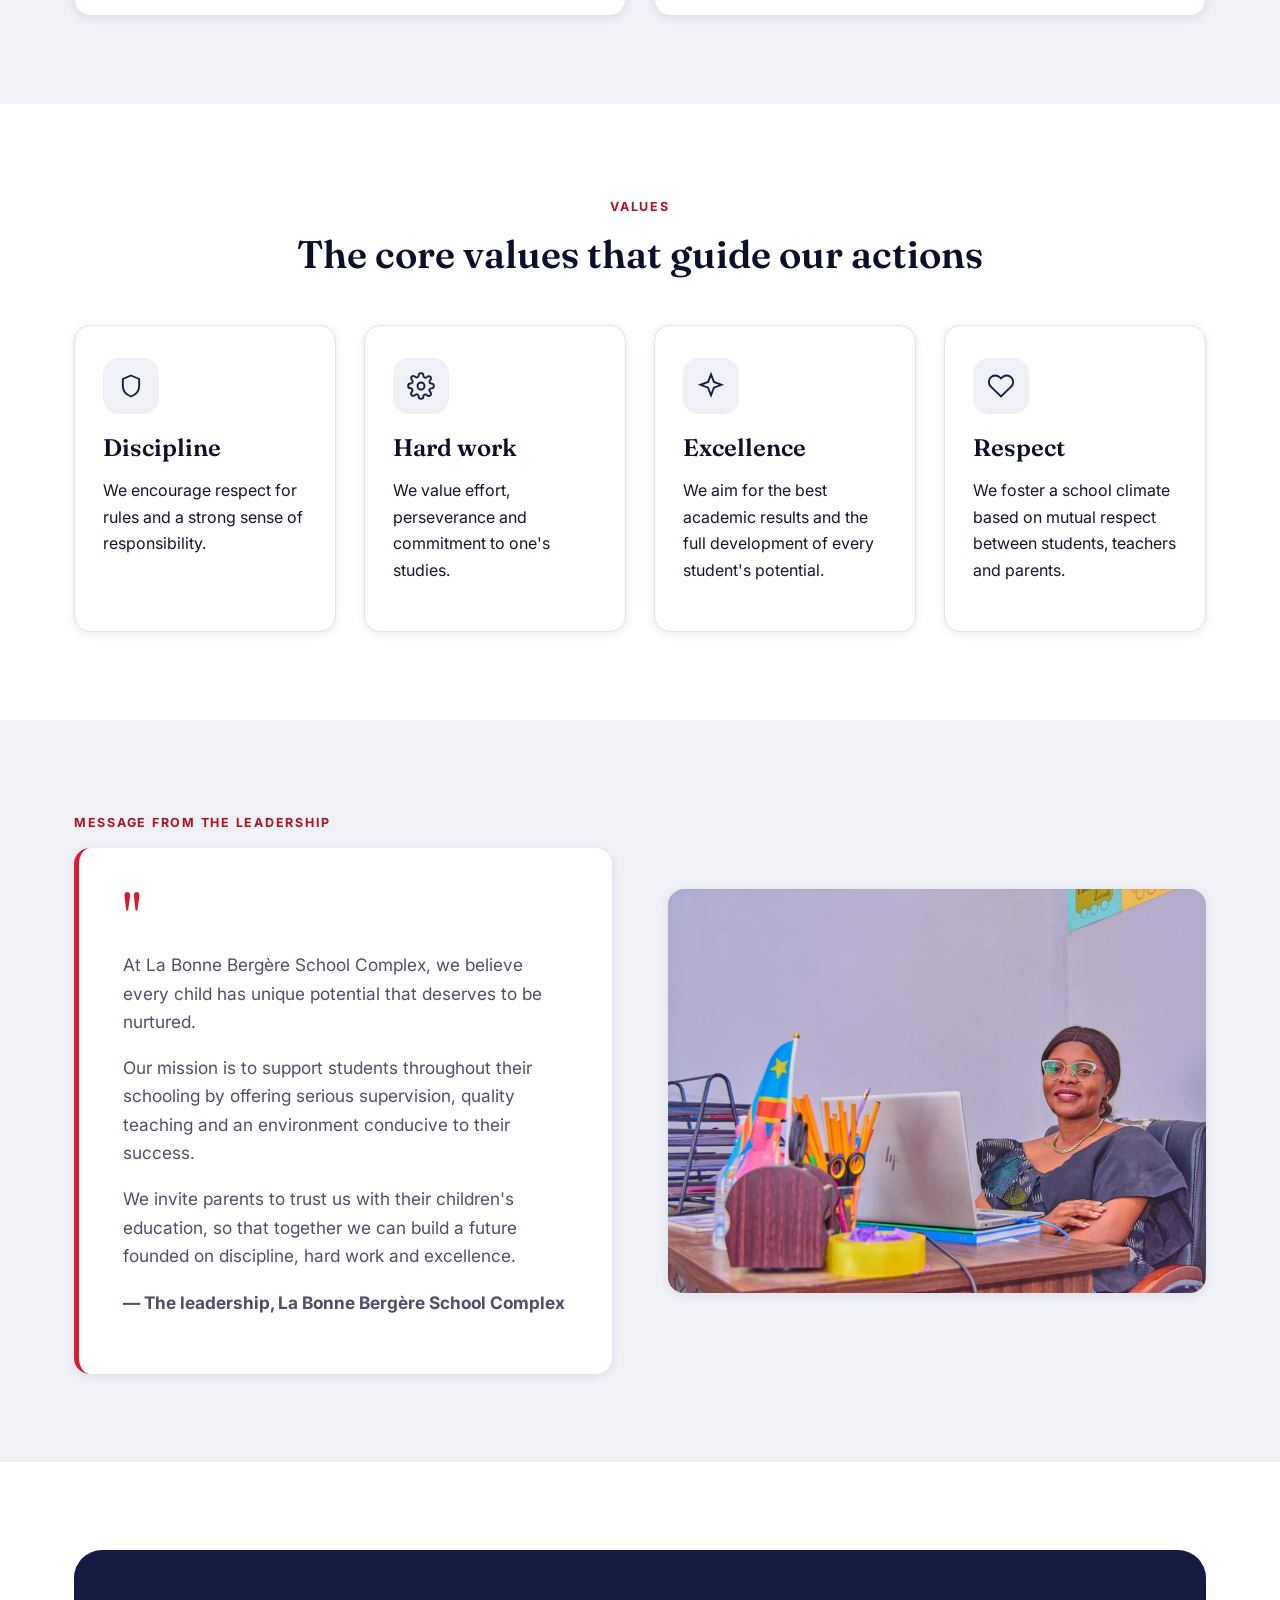
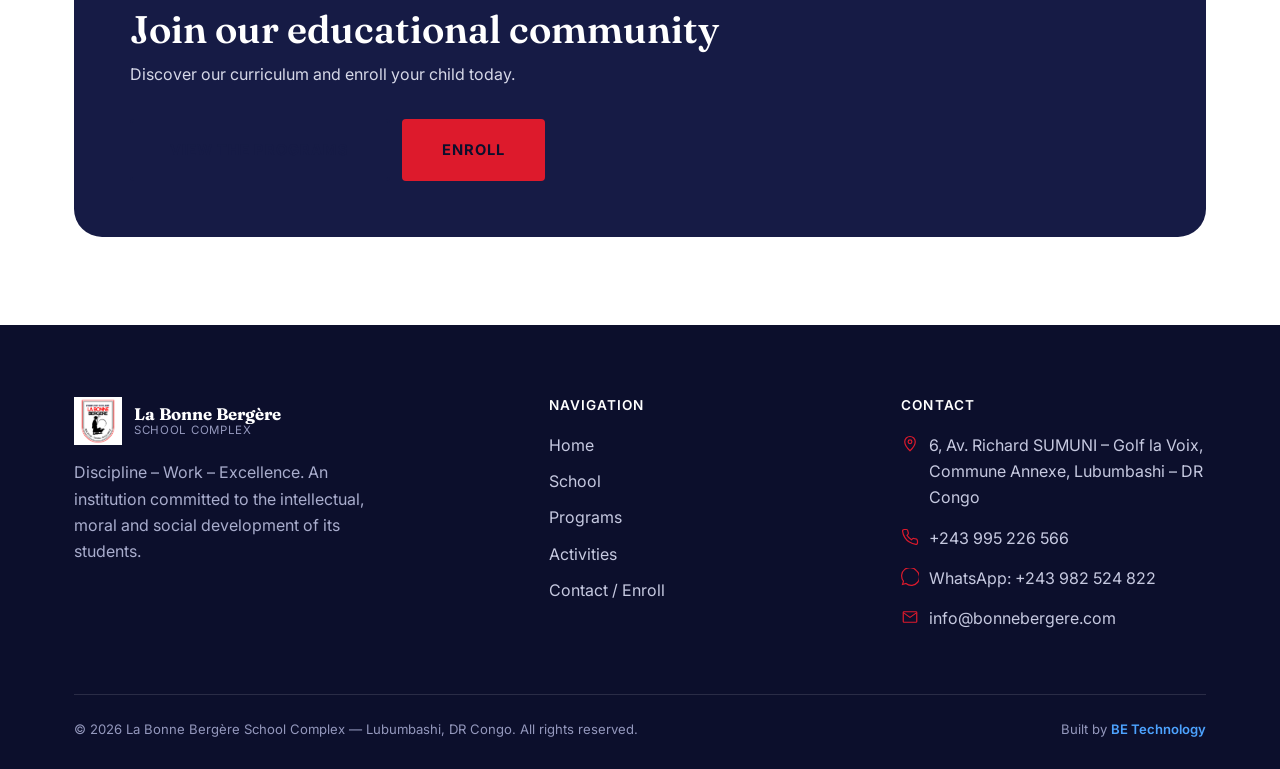
<file: en/school.html>
<!DOCTYPE html>
<html lang="en">
<head>
<meta charset="UTF-8">
<meta name="viewport" content="width=device-width, initial-scale=1.0">
<title>Our School — History, Vision, Mission and Values | La Bonne Bergère</title>
<meta name="description" content="Discover the history, vision, mission and values of La Bonne Bergère School Complex, along with a message from the school's leadership.">
<link rel="alternate" hreflang="fr" href="https://bonnebergere.com/ecole.html">
<link rel="alternate" hreflang="en" href="https://bonnebergere.com/en/school.html">
<link rel="alternate" hreflang="x-default" href="https://bonnebergere.com/ecole.html">
<link rel="preconnect" href="https://fonts.googleapis.com">
<link rel="preconnect" href="https://fonts.gstatic.com" crossorigin>
<link href="https://fonts.googleapis.com/css2?family=Fraunces:wght@500;600;700&family=Inter:wght@400;500;600;700&display=swap" rel="stylesheet">
<link rel="icon" href="../assets/images/favicon.jpg" type="image/jpeg">
<link rel="stylesheet" href="../css/style.css">
</head>
<body>

<header class="site-header">
  <div class="container nav-wrap">
    <a href="index.html" class="brand">
      <span class="brand-logo"><img src="../assets/images/logo.png" alt="" onerror="this.style.display='none'; this.parentElement.textContent='LBB';"></span>
      <span class="brand-text">
        <span class="brand-name">La Bonne Bergère</span>
        <span class="brand-tagline">School Complex</span>
      </span>
    </a>

    <nav class="main-nav" aria-label="Main navigation">
      <a href="index.html">Home</a>
      <a href="school.html" aria-current="page">School</a>
      <a href="programs.html">Programs</a>
      <a href="activities.html">Activities</a>
      <a href="contact.html">Contact</a>
    </nav>

    <div class="nav-actions">
      <div class="lang-switch">
        <a href="../ecole.html">FR</a>
        <a href="school.html" class="is-active" aria-current="true">EN</a>
      </div>
      <!-- TODO-ENROLLMENT-LINK -->
      <a href="#" class="btn btn-primary js-inscription-link">Enroll</a>
      <button type="button" class="nav-toggle" aria-label="Open menu" aria-expanded="false">
        <span></span><span></span><span></span>
      </button>
    </div>
  </div>
</header>

<main>

  <section class="page-hero">
    <div class="container">
      <p class="breadcrumb"><a href="index.html">Home</a> / School</p>
      <h1>Our school</h1>
      <p class="lead">History, vision, mission, values and a message from the leadership of La Bonne Bergère School Complex.</p>
    </div>
  </section>

  <!-- HISTORY -->
  <section>
    <div class="container split">
      <div class="split-text reveal">
        <span class="eyebrow">History</span>
        <h2>A school serving the community</h2>
        <p>La Bonne Bergère School Complex was founded with the ambition of offering children a quality education in a disciplined environment conducive to learning.</p>
        <p>Since its founding, the school has shaped responsible, diligent students capable of succeeding in their studies. Thanks to the commitment of its leadership and teachers, the institution has steadily grown to meet the educational needs of the community.</p>
        <p>Today, La Bonne Bergère School Complex continues its mission of supporting students in their intellectual, moral and social development.</p>
      </div>
      <div class="split-media reveal">
        <div class="media-frame">
          <img src="../assets/images/ecole-historique.jpg" alt="History of La Bonne Bergère School Complex" loading="lazy">
          <span class="placeholder-label">
            <svg viewBox="0 0 24 24" fill="none" stroke="currentColor" stroke-width="1.6"><circle cx="12" cy="12" r="9"/><path d="M12 7v5l3 3"/></svg>
            Photo: The school over time
          </span>
        </div>
      </div>
    </div>
  </section>

  <!-- VISION & MISSION -->
  <section class="section-alt">
    <div class="container grid grid-2 grid-stretch">
      <div class="card reveal">
        <div class="card-icon">
          <svg viewBox="0 0 24 24" fill="none" stroke="currentColor" stroke-width="1.6"><path d="M2 12s4-7 10-7 10 7 10 7-4 7-10 7-10-7-10-7z"/><circle cx="12" cy="12" r="3"/></svg>
        </div>
        <span class="eyebrow">Vision</span>
        <h3>Becoming a leading school</h3>
        <p>The vision of La Bonne Bergère School Complex is to become a leading school in education, recognized for the quality of its teaching, the discipline of its students and the excellence of its academic results.</p>
        <p>The school aims to shape young people capable of contributing positively to the development of society through their knowledge, skills and values.</p>
      </div>

      <div class="card reveal">
        <div class="card-icon">
          <svg viewBox="0 0 24 24" fill="none" stroke="currentColor" stroke-width="1.6"><path d="M12 2l2.5 6.5L21 11l-6.5 2.5L12 20l-2.5-6.5L3 11l6.5-2.5L12 2z"/></svg>
        </div>
        <span class="eyebrow">Mission</span>
        <h3>Providing a complete education</h3>
        <p>The mission of La Bonne Bergère School Complex is to provide a complete education that allows students to develop their intellectual, moral and social abilities.</p>
        <p class="list-intro">The school is committed to:</p>
        <ul class="check-list">
          <li>Ensuring quality teaching</li>
          <li>Encouraging hard work and perseverance</li>
          <li>Developing a sense of responsibility</li>
          <li>Preparing students to succeed in their academic and professional future</li>
        </ul>
      </div>
    </div>
  </section>

  <!-- VALUES -->
  <section>
    <div class="container">
      <div class="section-head center reveal">
        <span class="eyebrow">Values</span>
        <h2>The core values that guide our actions</h2>
      </div>

      <div class="grid grid-4">
        <div class="card reveal">
          <div class="card-icon">
            <svg viewBox="0 0 24 24" fill="none" stroke="currentColor" stroke-width="1.6"><path d="M12 3l7 3v6c0 4.5-3 7.5-7 9-4-1.5-7-4.5-7-9V6l7-3z"/></svg>
          </div>
          <h3>Discipline</h3>
          <p>We encourage respect for rules and a strong sense of responsibility.</p>
        </div>
        <div class="card reveal">
          <div class="card-icon">
            <svg viewBox="0 0 24 24" fill="none" stroke="currentColor" stroke-width="1.6"><circle cx="12" cy="12" r="3"/><path d="M19.4 15a1.7 1.7 0 0 0 .3 1.9l.1.1a2 2 0 1 1-2.8 2.8l-.1-.1a1.7 1.7 0 0 0-1.9-.3 1.7 1.7 0 0 0-1 1.6V21a2 2 0 1 1-4 0v-.1a1.7 1.7 0 0 0-1-1.6 1.7 1.7 0 0 0-1.9.3l-.1.1a2 2 0 1 1-2.8-2.8l.1-.1a1.7 1.7 0 0 0 .3-1.9 1.7 1.7 0 0 0-1.6-1H3a2 2 0 1 1 0-4h.1a1.7 1.7 0 0 0 1.6-1 1.7 1.7 0 0 0-.3-1.9l-.1-.1a2 2 0 1 1 2.8-2.8l.1.1a1.7 1.7 0 0 0 1.9.3H9a1.7 1.7 0 0 0 1-1.6V3a2 2 0 1 1 4 0v.1a1.7 1.7 0 0 0 1 1.6 1.7 1.7 0 0 0 1.9-.3l.1-.1a2 2 0 1 1 2.8 2.8l-.1.1a1.7 1.7 0 0 0-.3 1.9V9a1.7 1.7 0 0 0 1.6 1H21a2 2 0 1 1 0 4h-.1a1.7 1.7 0 0 0-1.6 1z"/></svg>
          </div>
          <h3>Hard work</h3>
          <p>We value effort, perseverance and commitment to one's studies.</p>
        </div>
        <div class="card reveal">
          <div class="card-icon">
            <svg viewBox="0 0 24 24" fill="none" stroke="currentColor" stroke-width="1.6"><path d="M12 2l2.5 6.5L21 11l-6.5 2.5L12 20l-2.5-6.5L3 11l6.5-2.5L12 2z"/></svg>
          </div>
          <h3>Excellence</h3>
          <p>We aim for the best academic results and the full development of every student's potential.</p>
        </div>
        <div class="card reveal">
          <div class="card-icon">
            <svg viewBox="0 0 24 24" fill="none" stroke="currentColor" stroke-width="1.6"><path d="M20.8 4.6a5.5 5.5 0 0 0-7.8 0L12 5.6l-1-1a5.5 5.5 0 1 0-7.8 7.8l1 1L12 21l7.8-7.6 1-1a5.5 5.5 0 0 0 0-7.8z"/></svg>
          </div>
          <h3>Respect</h3>
          <p>We foster a school climate based on mutual respect between students, teachers and parents.</p>
        </div>
      </div>
    </div>
  </section>

  <!-- MESSAGE FROM THE LEADERSHIP -->
  <section class="section-alt">
    <div class="container split reverse">
      <div class="split-media reveal">
        <div class="media-frame">
          <img src="../assets/images/direction.jpg" alt="The leadership of La Bonne Bergère School Complex" loading="lazy">
          <span class="placeholder-label">
            <svg viewBox="0 0 24 24" fill="none" stroke="currentColor" stroke-width="1.6"><circle cx="12" cy="8" r="4"/><path d="M4 20c0-4 3.5-7 8-7s8 3 8 7"/></svg>
            Photo: The leadership team
          </span>
        </div>
      </div>
      <div class="split-text reveal">
        <span class="eyebrow">Message from the leadership</span>
        <div class="quote-block">
          <span class="quote-mark">"</span>
          <p>At La Bonne Bergère School Complex, we believe every child has unique potential that deserves to be nurtured.</p>
          <p>Our mission is to support students throughout their schooling by offering serious supervision, quality teaching and an environment conducive to their success.</p>
          <p>We invite parents to trust us with their children's education, so that together we can build a future founded on discipline, hard work and excellence.</p>
          <p class="quote-attrib">— The leadership, La Bonne Bergère School Complex</p>
        </div>
      </div>
    </div>
  </section>

  <!-- CTA -->
  <section>
    <div class="container">
      <div class="cta-banner reveal">
        <div>
          <h2>Join our educational community</h2>
          <p>Discover our curriculum and enroll your child today.</p>
        </div>
        <div class="btn-row">
          <a href="programs.html" class="btn btn-outline btn-lg">View the programs</a>
          <!-- TODO-ENROLLMENT-LINK -->
          <a href="#" class="btn btn-primary btn-lg js-inscription-link">Enroll</a>
        </div>
      </div>
    </div>
  </section>

</main>

<footer class="site-footer">
  <div class="container">
    <div class="footer-grid">
      <div class="footer-brand">
        <a href="index.html" class="brand">
          <span class="brand-logo"><img src="../assets/images/logo.png" alt="" onerror="this.style.display='none'; this.parentElement.textContent='LBB';"></span>
          <span class="brand-text">
            <span class="brand-name">La Bonne Bergère</span>
            <span class="brand-tagline">School Complex</span>
          </span>
        </a>
        <p>Discipline – Work – Excellence. An institution committed to the intellectual, moral and social development of its students.</p>
      </div>

      <div>
        <h4>Navigation</h4>
        <ul class="footer-links">
          <li><a href="index.html">Home</a></li>
          <li><a href="school.html">School</a></li>
          <li><a href="programs.html">Programs</a></li>
          <li><a href="activities.html">Activities</a></li>
          <li><a href="contact.html">Contact / Enroll</a></li>
        </ul>
      </div>

      <div>
        <h4>Contact</h4>
        <ul class="footer-contact">
          <li>
            <svg viewBox="0 0 24 24" fill="none" stroke="currentColor" stroke-width="1.6"><path d="M12 21s7-6.5 7-12a7 7 0 1 0-14 0c0 5.5 7 12 7 12z"/><circle cx="12" cy="9" r="2.5"/></svg>
            <span>6, Av. Richard SUMUNI – Golf la Voix, Commune Annexe, Lubumbashi – DR Congo</span>
          </li>
          <li>
            <svg viewBox="0 0 24 24" fill="none" stroke="currentColor" stroke-width="1.6"><path d="M22 16.9v3a2 2 0 0 1-2.2 2 19.8 19.8 0 0 1-8.6-3.1 19.5 19.5 0 0 1-6-6A19.8 19.8 0 0 1 2.1 4.2 2 2 0 0 1 4.1 2h3a2 2 0 0 1 2 1.7c.1.9.3 1.8.6 2.7a2 2 0 0 1-.5 2.1L8 9.7a16 16 0 0 0 6 6l1.2-1.2a2 2 0 0 1 2.1-.5c.9.3 1.8.5 2.7.6a2 2 0 0 1 1.7 2z"/></svg>
            <a href="tel:+243995226566">+243 995 226 566</a>
          </li>
          <li>
            <svg viewBox="0 0 24 24" fill="none" stroke="currentColor" stroke-width="1.6"><path d="M20.5 3.5A11 11 0 0 0 3.3 17.4L2 22l4.7-1.3A11 11 0 1 0 20.5 3.5z"/></svg>
            <a href="https://wa.me/243982524822" target="_blank" rel="noopener">WhatsApp: +243 982 524 822</a>
          </li>
          <li>
            <svg viewBox="0 0 24 24" fill="none" stroke="currentColor" stroke-width="1.6"><path d="M4 5h16a1 1 0 0 1 1 1v12a1 1 0 0 1-1 1H4a1 1 0 0 1-1-1V6a1 1 0 0 1 1-1z"/><path d="M3.5 6.5l8.5 6 8.5-6"/></svg>
            <a href="mailto:info@bonnebergere.com">info@bonnebergere.com</a>
          </li>
        </ul>
      </div>
    </div>

    <div class="footer-bottom">
      <span>© <span data-year>2026</span> La Bonne Bergère School Complex — Lubumbashi, DR Congo. All rights reserved.</span>
      <span>Built by <a href="https://be-technology.net" target="_blank" rel="noopener">BE Technology</a></span>
    </div>
  </div>
</footer>

<div class="floating-actions">
  <a class="fab fab-whatsapp" href="https://wa.me/243982524822" target="_blank" rel="noopener" aria-label="Contact the school on WhatsApp">
    <svg viewBox="0 0 24 24" fill="currentColor"><path d="M20.5 3.5A11 11 0 0 0 3.3 17.4L2 22l4.7-1.3A11 11 0 1 0 20.5 3.5zM12 20a8 8 0 0 1-4.1-1.1l-.3-.2-3 .8.8-2.9-.2-.3A8 8 0 1 1 12 20zm4.4-6c-.2-.1-1.4-.7-1.6-.8-.2-.1-.4-.1-.5.1-.2.2-.6.8-.7.9-.1.1-.3.2-.5.1-.2-.1-1-.4-2-1.2-.7-.6-1.2-1.4-1.4-1.6-.1-.2 0-.4.1-.5l.4-.4c.1-.1.2-.3.2-.4.1-.1 0-.3 0-.4-.1-.1-.5-1.3-.7-1.7-.2-.5-.4-.4-.5-.4h-.5c-.2 0-.4.1-.6.3-.2.2-.8.8-.8 1.9s.8 2.2.9 2.4c.1.2 1.6 2.5 4 3.5.6.2 1 .4 1.3.5.6.2 1.1.2 1.5.1.5-.1 1.4-.6 1.6-1.1.2-.5.2-1 .1-1.1-.1-.1-.2-.2-.4-.3z"/></svg>
  </a>
  <button type="button" class="fab fab-top" aria-label="Back to top">
    <svg viewBox="0 0 24 24" fill="none" stroke="currentColor" stroke-width="2"><path d="M12 19V5M5 12l7-7 7 7"/></svg>
  </button>
</div>

<script src="../js/script.js"></script>
</body>
</html>
</file>
<file: css/style.css>
/* ==========================================================================
   Complexe Scolaire La Bonne Bergère — Design system
   ========================================================================== */

:root {
  /* Couleurs — reprises du logo (bleu de nuit, rouge, blanc) */
  --color-primary: #161b45;
  --color-primary-dark: #0c0f2c;
  --color-primary-light: #2c3373;
  --color-accent: #dd1a2c;
  --color-accent-dark: #ad1220;
  --color-bg: #ffffff;
  --color-bg-alt: #f0f1f7;
  --color-surface: #ffffff;
  --color-text: #14162b;
  --color-text-muted: #4d5066;
  --color-border: #e1e3ee;

  /* Typographie */
  --font-heading: "Fraunces", Georgia, serif;
  --font-body: "Inter", "Segoe UI", sans-serif;

  /* Rythme */
  --radius-sm: 8px;
  --radius-md: 16px;
  --radius-lg: 28px;
  --shadow-sm: 0 2px 10px rgba(20, 22, 50, 0.08);
  --shadow-md: 0 12px 32px rgba(12, 15, 44, 0.16);
  --container: 1180px;
  --header-h: 84px;
}

/* ---------- Reset ---------- */
*,
*::before,
*::after {
  box-sizing: border-box;
}

html {
  scroll-behavior: smooth;
  scroll-padding-top: var(--header-h);
}

body {
  margin: 0;
  font-family: var(--font-body);
  color: var(--color-text);
  background: var(--color-bg);
  line-height: 1.65;
  -webkit-font-smoothing: antialiased;
}

img {
  max-width: 100%;
  display: block;
}

a {
  color: inherit;
  text-decoration: none;
}

a:focus-visible,
button:focus-visible {
  outline: 2px solid var(--color-accent);
  outline-offset: 3px;
  border-radius: 4px;
}

ul {
  margin: 0;
  padding: 0;
  list-style: none;
}

h1, h2, h3, h4 {
  font-family: var(--font-heading);
  color: var(--color-primary-dark);
  line-height: 1.2;
  margin: 0 0 0.6em;
  font-weight: 600;
}

h1 { font-size: clamp(2.1rem, 4vw + 1rem, 3.4rem); }
h2 { font-size: clamp(1.7rem, 2.4vw + 1rem, 2.4rem); }
h3 { font-size: clamp(1.2rem, 1.2vw + 1rem, 1.5rem); }

p { margin: 0 0 1em; }

.container {
  width: 100%;
  max-width: var(--container);
  margin: 0 auto;
  padding: 0 24px;
}

section {
  padding: 88px 0;
}

.section-alt {
  background: var(--color-bg-alt);
}

.section-primary {
  background: var(--color-primary);
  color: #eceef7;
}
.section-primary h2, .section-primary h3 { color: #ffffff; }
.section-primary .card { color: var(--color-text); }
.section-primary .card h3 { color: var(--color-primary-dark); }
.section-primary .card p { color: var(--color-text-muted); }

.eyebrow {
  display: inline-block;
  font-family: var(--font-body);
  font-weight: 700;
  letter-spacing: 0.14em;
  text-transform: uppercase;
  font-size: 0.78rem;
  color: var(--color-accent-dark);
  margin-bottom: 14px;
}
.section-primary .eyebrow { color: var(--color-accent); }

.section-head {
  max-width: 720px;
  margin: 0 0 48px;
}
.section-head.center {
  margin-left: auto;
  margin-right: auto;
  text-align: center;
}

.lead {
  font-size: 1.1rem;
  color: var(--color-text-muted);
}
.section-primary .lead { color: #d6d8e8; }

/* ---------- Boutons ---------- */
.btn {
  display: inline-flex;
  align-items: center;
  gap: 8px;
  padding: 14px 30px;
  border-radius: 4px;
  font-weight: 700;
  font-size: 0.85rem;
  text-transform: uppercase;
  letter-spacing: 0.07em;
  border: 2px solid transparent;
  cursor: pointer;
  transition: background 0.2s ease, color 0.2s ease, border-color 0.2s ease;
  max-width: 100%;
  text-align: center;
}

.btn-primary {
  background: var(--color-accent);
  color: var(--color-primary-dark);
}
.btn-primary:hover { background: var(--color-accent-dark); }

.btn-outline {
  background: transparent;
  border-color: currentColor;
  color: var(--color-primary);
}
.btn-outline:hover { background: var(--color-primary); color: #fff; }

.section-primary .btn-outline { color: #fff; }
.section-primary .btn-outline:hover { background: #fff; color: var(--color-primary-dark); }

.btn-block { width: 100%; justify-content: center; }
.btn-lg { padding: 17px 38px; font-size: 0.92rem; }

/* ---------- Header ---------- */
.site-header {
  position: sticky;
  top: 0;
  z-index: 100;
  min-height: var(--header-h);
  display: flex;
  align-items: center;
  background: rgba(255, 255, 255, 0.92);
  -webkit-backdrop-filter: blur(8px);
  backdrop-filter: blur(8px);
  border-bottom: 1px solid transparent;
  transition: box-shadow 0.25s ease, border-color 0.25s ease;
}
.site-header.is-scrolled {
  box-shadow: var(--shadow-sm);
  border-bottom-color: var(--color-border);
}

.nav-wrap {
  width: 100%;
  display: flex;
  align-items: center;
  justify-content: space-between;
  gap: 24px;
}

.brand {
  display: flex;
  align-items: center;
  gap: 12px;
  min-width: 0;
}

.brand-logo {
  height: 48px;
  min-width: 48px;
  display: flex;
  align-items: center;
  justify-content: center;
  font-family: var(--font-heading);
  font-weight: 700;
  font-size: 1.1rem;
  color: var(--color-primary);
  flex-shrink: 0;
}
.brand-logo img { height: 100%; width: auto; object-fit: contain; }

.brand-text {
  display: flex;
  flex-direction: column;
  line-height: 1.15;
  min-width: 0;
}
.brand-name {
  font-family: var(--font-heading);
  font-weight: 700;
  font-size: 1.05rem;
  color: var(--color-primary-dark);
  white-space: nowrap;
  overflow: hidden;
  text-overflow: ellipsis;
}
.brand-tagline {
  font-size: 0.72rem;
  letter-spacing: 0.06em;
  text-transform: uppercase;
  color: var(--color-text-muted);
}

.main-nav {
  display: flex;
  align-items: center;
  gap: 8px;
}
.main-nav a {
  padding: 10px 16px;
  border-radius: 999px;
  font-weight: 600;
  font-size: 0.94rem;
  color: var(--color-text);
  transition: background 0.2s ease, color 0.2s ease;
}
.main-nav a:hover { background: var(--color-bg-alt); }
.main-nav a[aria-current="page"] {
  background: var(--color-primary);
  color: #fff;
}

.nav-actions {
  display: flex;
  align-items: center;
  gap: 12px;
}

.lang-switch {
  display: flex;
  align-items: center;
  border: 1px solid var(--color-border);
  border-radius: 999px;
  padding: 3px;
  gap: 2px;
  flex-shrink: 0;
}
.lang-switch a {
  padding: 5px 10px;
  border-radius: 999px;
  font-size: 0.78rem;
  font-weight: 700;
  letter-spacing: 0.02em;
  color: var(--color-text-muted);
  transition: background 0.2s ease, color 0.2s ease;
}
.lang-switch a:hover { color: var(--color-primary); }
.lang-switch a.is-active {
  background: var(--color-primary);
  color: #fff;
}

.nav-toggle {
  display: none;
  flex-direction: column;
  gap: 5px;
  width: 42px;
  height: 42px;
  border-radius: 10px;
  border: 1px solid var(--color-border);
  background: var(--color-surface);
  align-items: center;
  justify-content: center;
  cursor: pointer;
}
.nav-toggle span {
  width: 20px;
  height: 2px;
  background: var(--color-primary-dark);
  transition: transform 0.25s ease, opacity 0.25s ease;
}
.nav-toggle[aria-expanded="true"] span:nth-child(1) { transform: translateY(7px) rotate(45deg); }
.nav-toggle[aria-expanded="true"] span:nth-child(2) { opacity: 0; }
.nav-toggle[aria-expanded="true"] span:nth-child(3) { transform: translateY(-7px) rotate(-45deg); }

/* ---------- Hero (page d'accueil) ---------- */
.hero {
  position: relative;
  padding: 72px 0 96px;
  background: linear-gradient(180deg, #eef0f8 0%, var(--color-bg) 100%);
  overflow: hidden;
}

.hero-grid {
  display: grid;
  grid-template-columns: 1.05fr 0.95fr;
  gap: 56px;
  align-items: center;
}

.hero-motto {
  display: flex;
  gap: 10px;
  flex-wrap: wrap;
  margin-bottom: 22px;
}
.hero-motto span {
  font-size: 0.78rem;
  font-weight: 700;
  letter-spacing: 0.08em;
  text-transform: uppercase;
  padding: 7px 14px;
  border-radius: 999px;
  background: var(--color-primary);
  color: #fff;
}
.hero-motto span:nth-child(2) { background: var(--color-accent); color: var(--color-primary-dark); }
.hero-motto span:nth-child(3) { background: var(--color-primary-dark); }

.hero-actions {
  display: flex;
  gap: 14px;
  flex-wrap: wrap;
  margin-top: 30px;
}

.hero-media {
  position: relative;
}

/* ---------- Petit hero (pages secondaires) ---------- */
.page-hero {
  padding: 64px 0 56px;
  background: linear-gradient(135deg, var(--color-primary) 0%, var(--color-primary-dark) 100%);
  color: #fff;
  text-align: center;
}
.page-hero h1 { color: #fff; margin-bottom: 10px; }
.page-hero .lead { color: #d6d8e8; max-width: 640px; margin: 0 auto; }
.breadcrumb {
  font-size: 0.82rem;
  color: #b3b8d8;
  margin-bottom: 16px;
  letter-spacing: 0.04em;
}
.breadcrumb a { color: #fff; font-weight: 600; }
.breadcrumb a:hover { text-decoration: underline; }

/* ---------- Images / placeholders ---------- */
.media-frame {
  position: relative;
  border-radius: var(--radius-md);
  overflow: hidden;
  background: var(--color-bg-alt);
  aspect-ratio: var(--ratio, 4 / 3);
  box-shadow: var(--shadow-sm);
}
.media-frame img {
  width: 100%;
  height: 100%;
  object-fit: cover;
}
.media-frame.is-placeholder {
  display: flex;
  align-items: center;
  justify-content: center;
  border: 2px dashed #b7bbd6;
  background: repeating-linear-gradient(
    135deg,
    #eef0f8,
    #eef0f8 10px,
    #e2e5f2 10px,
    #e2e5f2 20px
  );
}
.media-frame.is-placeholder img { display: none; }
.placeholder-label {
  display: none;
  padding: 14px 18px;
  text-align: center;
  font-size: 0.85rem;
  color: var(--color-text-muted);
  font-weight: 600;
}
.placeholder-label svg { width: 26px; height: 26px; margin: 0 auto 8px; color: var(--color-accent-dark); }
.media-frame.is-placeholder .placeholder-label { display: block; }
.media-frame--square { aspect-ratio: 1 / 1; }
.media-frame--wide { grid-column: span 2; }

.hero-thumbs {
  display: grid;
  grid-template-columns: repeat(2, 1fr);
  gap: 16px;
}

/* ---------- Utilitaires ---------- */
.list-intro {
  font-weight: 600;
  color: var(--color-primary-dark);
  margin-bottom: 10px;
}
.lead-narrow-center {
  text-align: center;
  max-width: 760px;
  margin: 36px auto 0;
}
.grid-stretch { align-items: stretch; }
.btn-row {
  display: flex;
  gap: 12px;
  flex-wrap: wrap;
}
.card > .btn-outline { margin-top: 8px; }
.footer-brand .brand-tagline { color: #9498bd; }

/* ---------- Cards ---------- */
.grid {
  display: grid;
  gap: 28px;
}
.grid-3 { grid-template-columns: repeat(3, 1fr); }
.grid-4 { grid-template-columns: repeat(4, 1fr); }
.grid-2 { grid-template-columns: repeat(2, 1fr); }

.card {
  background: var(--color-surface);
  border: 1px solid var(--color-border);
  border-radius: var(--radius-md);
  padding: 32px 28px;
  box-shadow: var(--shadow-sm);
  transition: transform 0.25s ease, box-shadow 0.25s ease;
}
.card:hover { transform: translateY(-6px); box-shadow: var(--shadow-md); }

.card-icon {
  width: 56px;
  height: 56px;
  border-radius: 16px;
  background: var(--color-bg-alt);
  color: var(--color-primary);
  display: flex;
  align-items: center;
  justify-content: center;
  margin-bottom: 20px;
}
.card-icon svg { width: 28px; height: 28px; }

.card-list li {
  position: relative;
  padding-left: 26px;
  margin-bottom: 10px;
  color: var(--color-text-muted);
}
.card-list li::before {
  content: "";
  position: absolute;
  left: 0;
  top: 9px;
  width: 8px;
  height: 8px;
  border-radius: 50%;
  background: var(--color-accent);
}

.check-list li {
  position: relative;
  padding-left: 30px;
  margin-bottom: 12px;
}
.check-list li::before {
  content: "✓";
  position: absolute;
  left: 0;
  top: 0;
  width: 20px;
  height: 20px;
  border-radius: 50%;
  background: var(--color-primary);
  color: #fff;
  font-size: 0.72rem;
  font-weight: 700;
  display: flex;
  align-items: center;
  justify-content: center;
}

/* ---------- Bloc alterné texte / image ---------- */
.split {
  display: grid;
  grid-template-columns: 1fr 1fr;
  gap: 56px;
  align-items: center;
}
.split.reverse .split-media { order: 2; }
.split.reverse .split-text { order: 1; }

/* ---------- Citation / message direction ---------- */
.quote-block {
  background: var(--color-surface);
  border-left: 5px solid var(--color-accent);
  border-radius: var(--radius-md);
  padding: 40px 44px;
  box-shadow: var(--shadow-sm);
  position: relative;
}
.quote-block p { font-size: 1.08rem; color: var(--color-text-muted); }
.quote-mark {
  font-family: var(--font-heading);
  font-size: 3.6rem;
  color: var(--color-accent);
  line-height: 1;
  display: block;
  margin-bottom: 6px;
}
.quote-attrib {
  margin-top: 18px;
  font-weight: 700;
  color: var(--color-primary-dark);
}

/* ---------- CTA bandeau ---------- */
.cta-banner {
  background: var(--color-primary);
  color: #fff;
  border-radius: var(--radius-lg);
  padding: 56px;
  display: flex;
  align-items: center;
  justify-content: space-between;
  gap: 32px;
  flex-wrap: wrap;
}
.cta-banner h2 { color: #fff; margin-bottom: 8px; }
.cta-banner p { color: #d6d8e8; margin: 0; }

/* ---------- Coordonnées / contact ---------- */
.contact-grid {
  display: grid;
  grid-template-columns: 1fr 1fr;
  gap: 40px;
  align-items: start;
}

.contact-card {
  display: flex;
  gap: 18px;
  padding: 26px;
  background: var(--color-surface);
  border: 1px solid var(--color-border);
  border-left: 4px solid var(--color-primary);
  border-radius: var(--radius-md);
  margin-bottom: 24px;
  box-shadow: var(--shadow-sm);
}
.contact-card .card-icon { margin-bottom: 0; flex-shrink: 0; background: var(--color-bg-alt); color: var(--color-primary); }
.contact-card h3 { margin-bottom: 6px; }
.contact-card p { color: var(--color-text-muted); margin: 0; }

.contact-list {
  background: var(--color-surface);
  border: 1px solid var(--color-border);
  border-left: 4px solid var(--color-accent);
  border-radius: var(--radius-md);
  box-shadow: var(--shadow-sm);
  overflow: hidden;
}
.contact-list-item {
  display: flex;
  align-items: center;
  gap: 16px;
  padding: 20px 26px;
  transition: background 0.2s ease;
}
.contact-list-item + .contact-list-item { border-top: 1px solid var(--color-border); }
a.contact-list-item:hover, a.contact-list-item:focus-visible { background: var(--color-bg-alt); }
.contact-list-item .card-icon {
  width: 44px;
  height: 44px;
  margin-bottom: 0;
  flex-shrink: 0;
  background: var(--color-bg-alt);
  color: var(--color-accent);
}
.contact-list-item .card-icon svg { width: 22px; height: 22px; }
.contact-list-item-label {
  display: block;
  font-size: 0.78rem;
  font-weight: 700;
  letter-spacing: 0.04em;
  text-transform: uppercase;
  color: var(--color-text-muted);
  margin-bottom: 2px;
}
.contact-list-item-value {
  display: block;
  font-weight: 600;
  color: var(--color-primary-dark);
}
.contact-list-item-arrow {
  margin-left: auto;
  color: var(--color-text-muted);
  flex-shrink: 0;
  transition: transform 0.2s ease, color 0.2s ease;
}
a.contact-list-item:hover .contact-list-item-arrow,
a.contact-list-item:focus-visible .contact-list-item-arrow {
  color: var(--color-accent);
  transform: translateX(3px);
}

.map-card-head { display: flex; align-items: baseline; justify-content: space-between; gap: 12px; margin-bottom: 16px; flex-wrap: wrap; }
.map-card-head h3 { margin: 0; }

.map-frame {
  border-radius: var(--radius-md);
  overflow: hidden;
  box-shadow: var(--shadow-sm);
  border: 1px solid var(--color-border);
  aspect-ratio: 4 / 3;
}
.map-frame iframe {
  width: 100%;
  height: 100%;
  border: 0;
  display: block;
}
.map-cta {
  margin-top: 16px;
  display: flex;
  justify-content: center;
}

.inscription-card {
  background: linear-gradient(135deg, var(--color-primary) 0%, var(--color-primary-dark) 100%);
  color: #fff;
  border-radius: var(--radius-lg);
  padding: 48px;
  text-align: center;
}
.inscription-card h2 { color: #fff; }
.inscription-card p { color: #d6d8e8; max-width: 520px; margin: 0 auto 26px; }
.todo-note {
  margin-top: 18px;
  font-size: 0.78rem;
  color: #aeb3d4;
  letter-spacing: 0.02em;
}

/* ---------- Footer ---------- */
.site-footer {
  background: var(--color-primary-dark);
  color: #c6c9e0;
  padding: 72px 0 28px;
}
.footer-grid {
  display: grid;
  grid-template-columns: 1.4fr 1fr 1fr;
  gap: 48px;
  padding-bottom: 48px;
  border-bottom: 1px solid rgba(255,255,255,0.12);
}
.footer-brand .brand-name { color: #fff; }
.footer-brand p { color: #a9adcd; margin-top: 14px; max-width: 320px; }
.site-footer h4 {
  color: #fff;
  font-family: var(--font-body);
  font-size: 0.85rem;
  letter-spacing: 0.08em;
  text-transform: uppercase;
  margin-bottom: 18px;
}
.footer-links li { margin-bottom: 10px; }
.footer-links a:hover { color: #fff; }
.footer-contact li { margin-bottom: 14px; display: flex; gap: 10px; align-items: flex-start; }
.footer-contact svg { width: 18px; height: 18px; flex-shrink: 0; margin-top: 3px; color: var(--color-accent); }
.footer-bottom {
  padding-top: 24px;
  display: flex;
  justify-content: space-between;
  flex-wrap: wrap;
  gap: 10px;
  font-size: 0.82rem;
  color: #9498bd;
}
.footer-bottom a { color: #4da3ff; font-weight: 600; }
.footer-bottom a:hover { color: #7cbcff; text-decoration: underline; }

/* ---------- WhatsApp flottant + retour en haut ---------- */
.floating-actions {
  position: fixed;
  right: 22px;
  bottom: 22px;
  display: flex;
  flex-direction: column;
  gap: 12px;
  z-index: 90;
}
.fab {
  width: 54px;
  height: 54px;
  border-radius: 50%;
  display: flex;
  align-items: center;
  justify-content: center;
  box-shadow: var(--shadow-md);
  transition: transform 0.2s ease, opacity 0.2s ease;
}
.fab:hover { transform: translateY(-3px); }
.fab-whatsapp { background: #25d366; color: #fff; }
.fab-top {
  background: var(--color-surface);
  color: var(--color-primary);
  border: 1px solid var(--color-border);
  opacity: 0;
  pointer-events: none;
}
.fab-top.is-visible { opacity: 1; pointer-events: auto; }
.fab svg { width: 24px; height: 24px; }

/* ---------- Reveal on scroll ---------- */
.reveal {
  opacity: 0;
  transform: translateY(24px);
  transition: opacity 0.6s ease, transform 0.6s ease;
}
.reveal.is-visible {
  opacity: 1;
  transform: translateY(0);
}

/* ---------- Responsive ---------- */
@media (max-width: 980px) {
  .hero-grid, .split, .split.reverse .split-media, .split.reverse .split-text {
    grid-template-columns: 1fr;
  }
  .hero-grid { grid-template-columns: 1fr; }
  .split { grid-template-columns: 1fr; }
  .split.reverse .split-media { order: 1; }
  .split.reverse .split-text { order: 2; }
  .grid-3, .grid-4 { grid-template-columns: repeat(2, 1fr); }
  .contact-grid { grid-template-columns: 1fr; }
  .footer-grid { grid-template-columns: 1fr 1fr; }
}

@media (max-width: 760px) {
  section { padding: 64px 0; }
  .main-nav { display: none; }
  .nav-toggle { display: flex; }
  .nav-wrap { gap: 10px; }
  .nav-actions { gap: 6px; }
  .brand { gap: 8px; }
  .brand-logo { height: 38px; min-width: 38px; }
  .brand-name { font-size: 0.92rem; }
  .brand-tagline { display: none; }
  .lang-switch a { padding: 5px 8px; font-size: 0.72rem; }
  .nav-actions .btn-primary { padding: 9px 14px; font-size: 0.8rem; }
  .nav-toggle { width: 38px; height: 38px; }

  .site-header.is-open .main-nav {
    display: flex;
    flex-direction: column;
    position: absolute;
    top: var(--header-h);
    left: 0;
    right: 0;
    background: var(--color-surface);
    padding: 18px;
    box-shadow: var(--shadow-md);
    border-top: 1px solid var(--color-border);
    gap: 4px;
  }
  .site-header.is-open .main-nav a { width: 100%; }

  .grid-3, .grid-4, .grid-2 { grid-template-columns: 1fr; }
  .footer-grid { grid-template-columns: 1fr; gap: 32px; }
  .cta-banner { flex-direction: column; text-align: center; padding: 40px 28px; }
  .inscription-card { padding: 36px 24px; }
}
</file>
